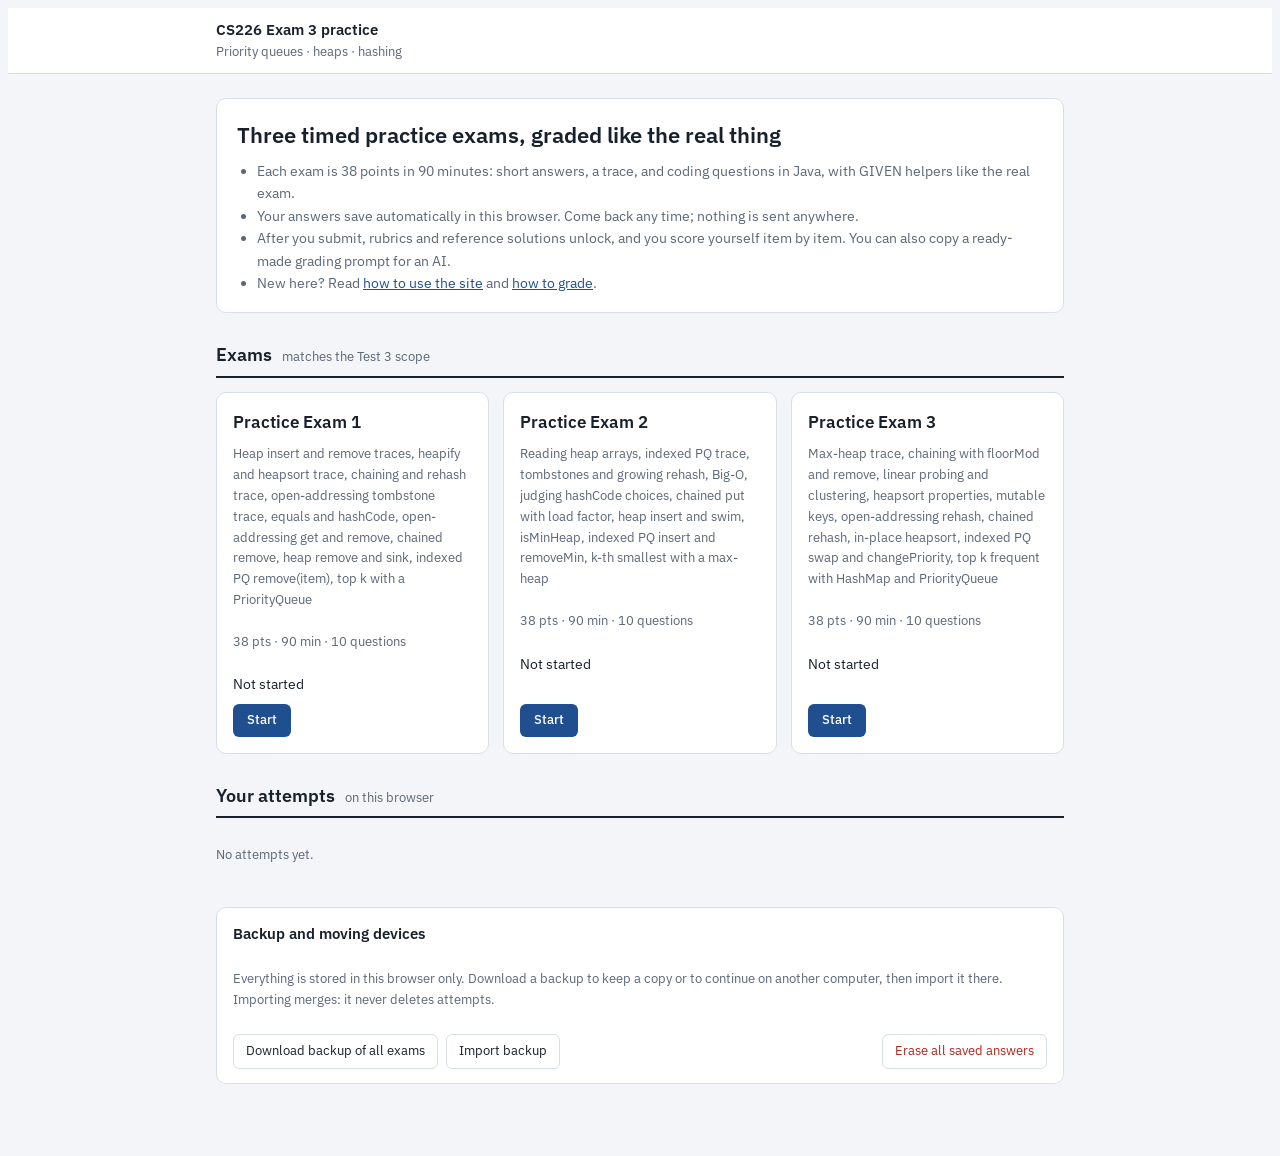
<file: index.html>
<!doctype html>
<html lang="en">
<head>
<meta charset="utf-8">
<meta name="viewport" content="width=device-width,initial-scale=1,viewport-fit=cover">
<title>CS226 Exam 3 Practice</title>
<link rel="icon" href="data:image/svg+xml,%3Csvg xmlns=%27http://www.w3.org/2000/svg%27 viewBox=%270 0 16 16%27%3E%3Crect width=%2716%27 height=%2716%27 rx=%273%27 fill=%27%231f4f8f%27/%3E%3C/svg%3E">
<link rel="preconnect" href="https://fonts.googleapis.com">
<link rel="preconnect" href="https://fonts.gstatic.com" crossorigin>
<link rel="stylesheet" href="https://fonts.googleapis.com/css2?family=IBM+Plex+Sans:wght@400;500;600&family=IBM+Plex+Mono:wght@400;500&display=swap">
<link rel="stylesheet" href="assets/site.css">
</head>
<body>
<div class="bar">
  <div class="bar-in">
    <div>
      <div class="bar-title">CS226 Exam 3 practice</div>
      <div class="bar-sub">Priority queues · heaps · hashing</div>
    </div>
  </div>
</div>
<main class="wrap">
  <div class="banner err" id="storageBanner" hidden><span class="msg">This browser is blocking storage (for example a private window), so answers won't be kept after you close the tab. Open the site in a normal window.</span></div>

  <div class="cover">
    <h1>Three timed practice exams, graded like the real thing</h1>
    <ul>
      <li>Each exam is 38 points in 90 minutes: short answers, a trace, and coding questions in Java, with GIVEN helpers like the real exam.</li>
      <li>Your answers save automatically in this browser. Come back any time; nothing is sent anywhere.</li>
      <li>After you submit, rubrics and reference solutions unlock, and you score yourself item by item. You can also copy a ready-made grading prompt for an AI.</li>
      <li>New here? Read <a href="https://github.com/ramlukn/cs226-exam3-practice/blob/main/docs/using-the-site.md">how to use the site</a> and <a href="https://github.com/ramlukn/cs226-exam3-practice/blob/main/docs/grading.md">how to grade</a>.</li>
    </ul>
  </div>

  <section class="part" aria-labelledby="exH">
    <div class="part-h"><h2 id="exH">Exams</h2><span>matches the Test 3 scope</span></div>
    <div class="cards" id="cards"></div>
  </section>

  <section class="part" aria-labelledby="hiH">
    <div class="part-h"><h2 id="hiH">Your attempts</h2><span>on this browser</span></div>
    <p class="small" id="historyEmpty">No attempts yet.</p>
    <table class="hist" id="historyTable" hidden>
      <thead><tr><th>Exam</th><th>#</th><th>Started</th><th>Time</th><th>Status</th><th>Self-score</th></tr></thead>
      <tbody id="history"></tbody>
    </table>
  </section>

  <div class="panel" aria-labelledby="bkH">
    <h2 id="bkH">Backup and moving devices</h2>
    <p class="small">Everything is stored in this browser only. Download a backup to keep a copy or to continue on another computer, then import it there. Importing merges: it never deletes attempts.</p>
    <div class="row">
      <button type="button" id="exportAllBtn">Download backup of all exams</button>
      <label class="file-btn"><button type="button" onclick="this.nextElementSibling.click()">Import backup</button><input type="file" id="importAllInput" accept="application/json,.json"></label>
      <span class="spacer"></span>
      <button type="button" id="resetAllBtn" class="danger">Erase all saved answers</button>
    </div>
  </div>
</main>
<div class="toast" id="toast" role="status" aria-live="polite" hidden></div>
<script type="application/json" id="site-spec">[{"id": "test3", "title": "Practice Exam 1", "topics": "Heap insert and remove traces, heapify and heapsort trace, chaining and rehash trace, open-addressing tombstone trace, equals and hashCode, open-addressing get and remove, chained remove, heap remove and sink, indexed PQ remove(item), top k with a PriorityQueue", "minutes": 90, "total": 38, "count": 10, "drills": 0, "questionIds": ["Q1", "Q2", "Q3", "Q4", "Q5", "Q6", "Q7", "Q8", "Q9", "Q10"]}, {"id": "test3-2", "title": "Practice Exam 2", "topics": "Reading heap arrays, indexed PQ trace, tombstones and growing rehash, Big-O, judging hashCode choices, chained put with load factor, heap insert and swim, isMinHeap, indexed PQ insert and removeMin, k-th smallest with a max-heap", "minutes": 90, "total": 38, "count": 10, "drills": 0, "questionIds": ["Q1", "Q2", "Q3", "Q4", "Q5", "Q6", "Q7", "Q8", "Q9", "Q10"]}, {"id": "test3-3", "title": "Practice Exam 3", "topics": "Max-heap trace, chaining with floorMod and remove, linear probing and clustering, heapsort properties, mutable keys, open-addressing rehash, chained rehash, in-place heapsort, indexed PQ swap and changePriority, top k frequent with HashMap and PriorityQueue", "minutes": 90, "total": 38, "count": 10, "drills": 0, "questionIds": ["Q1", "Q2", "Q3", "Q4", "Q5", "Q6", "Q7", "Q8", "Q9", "Q10"]}]</script>
<script src="assets/store.js"></script>
<script src="assets/home.js"></script>
</body>
</html>
</file>
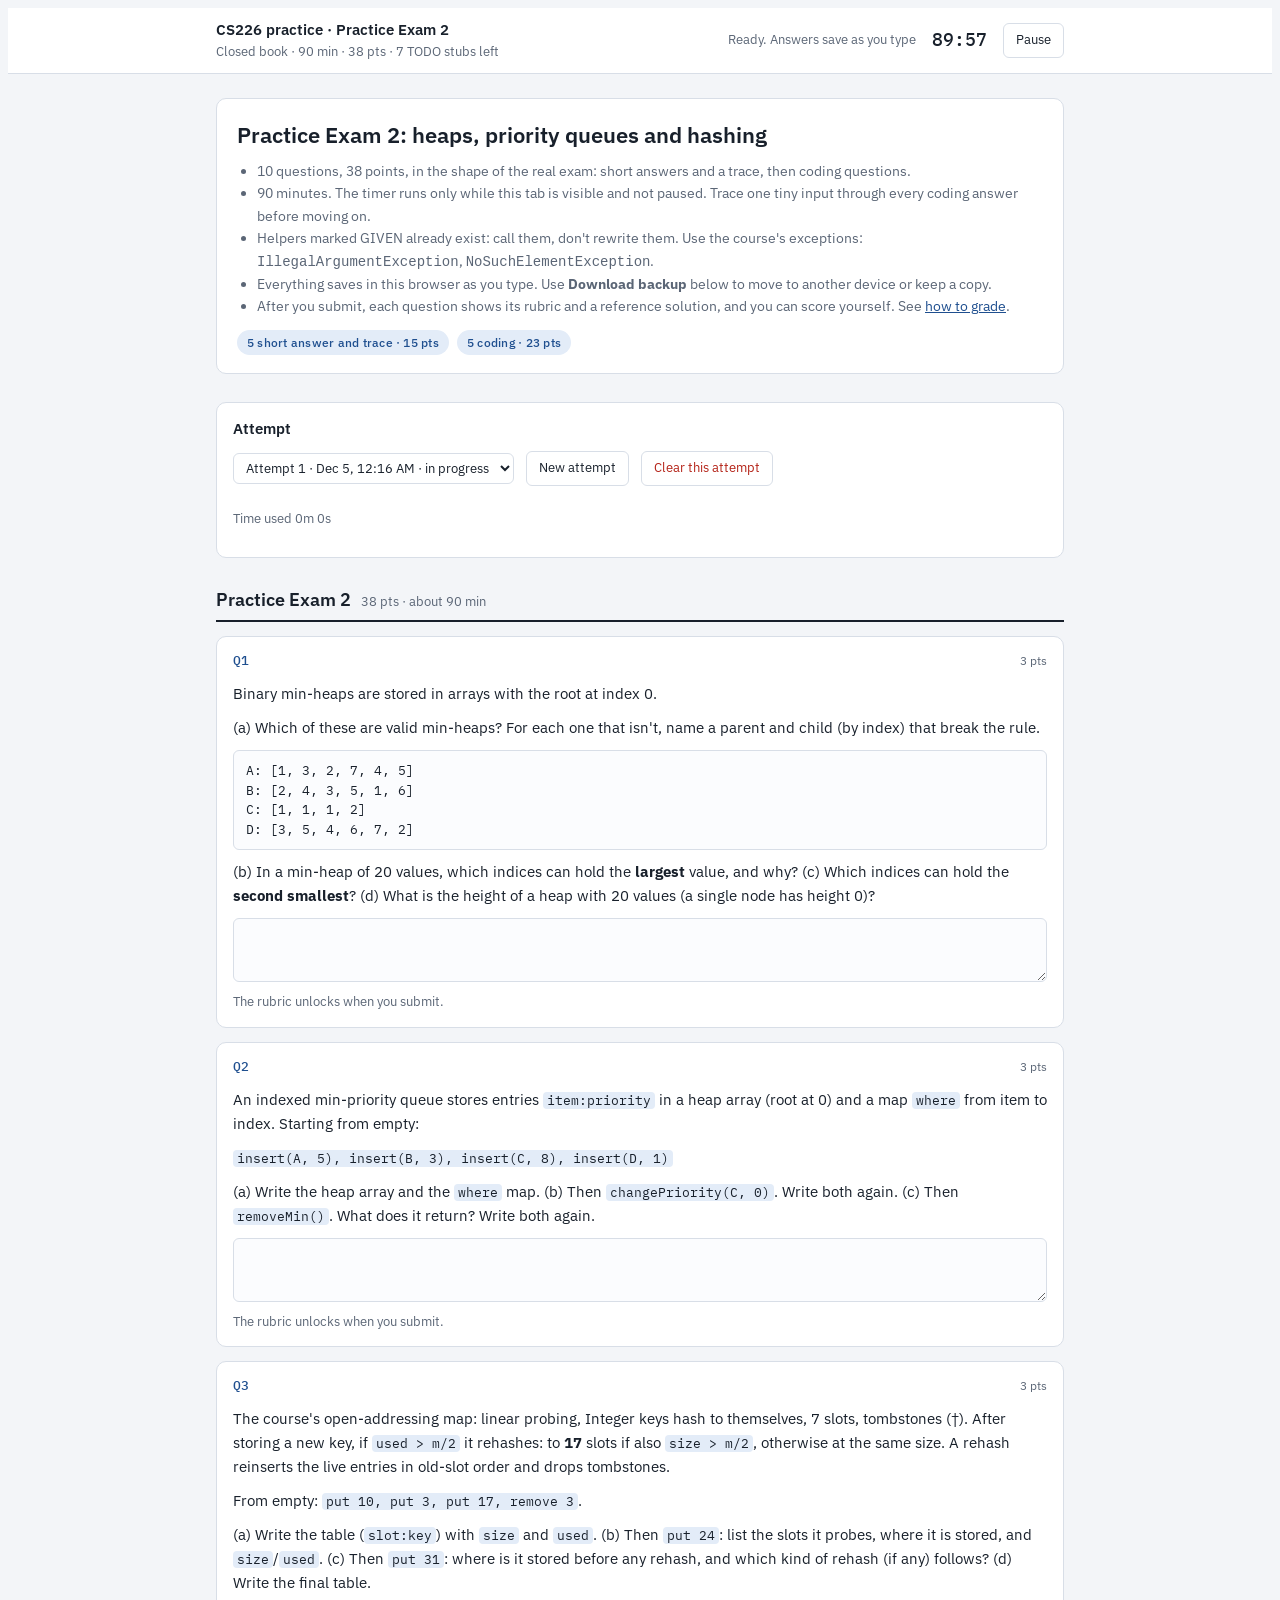
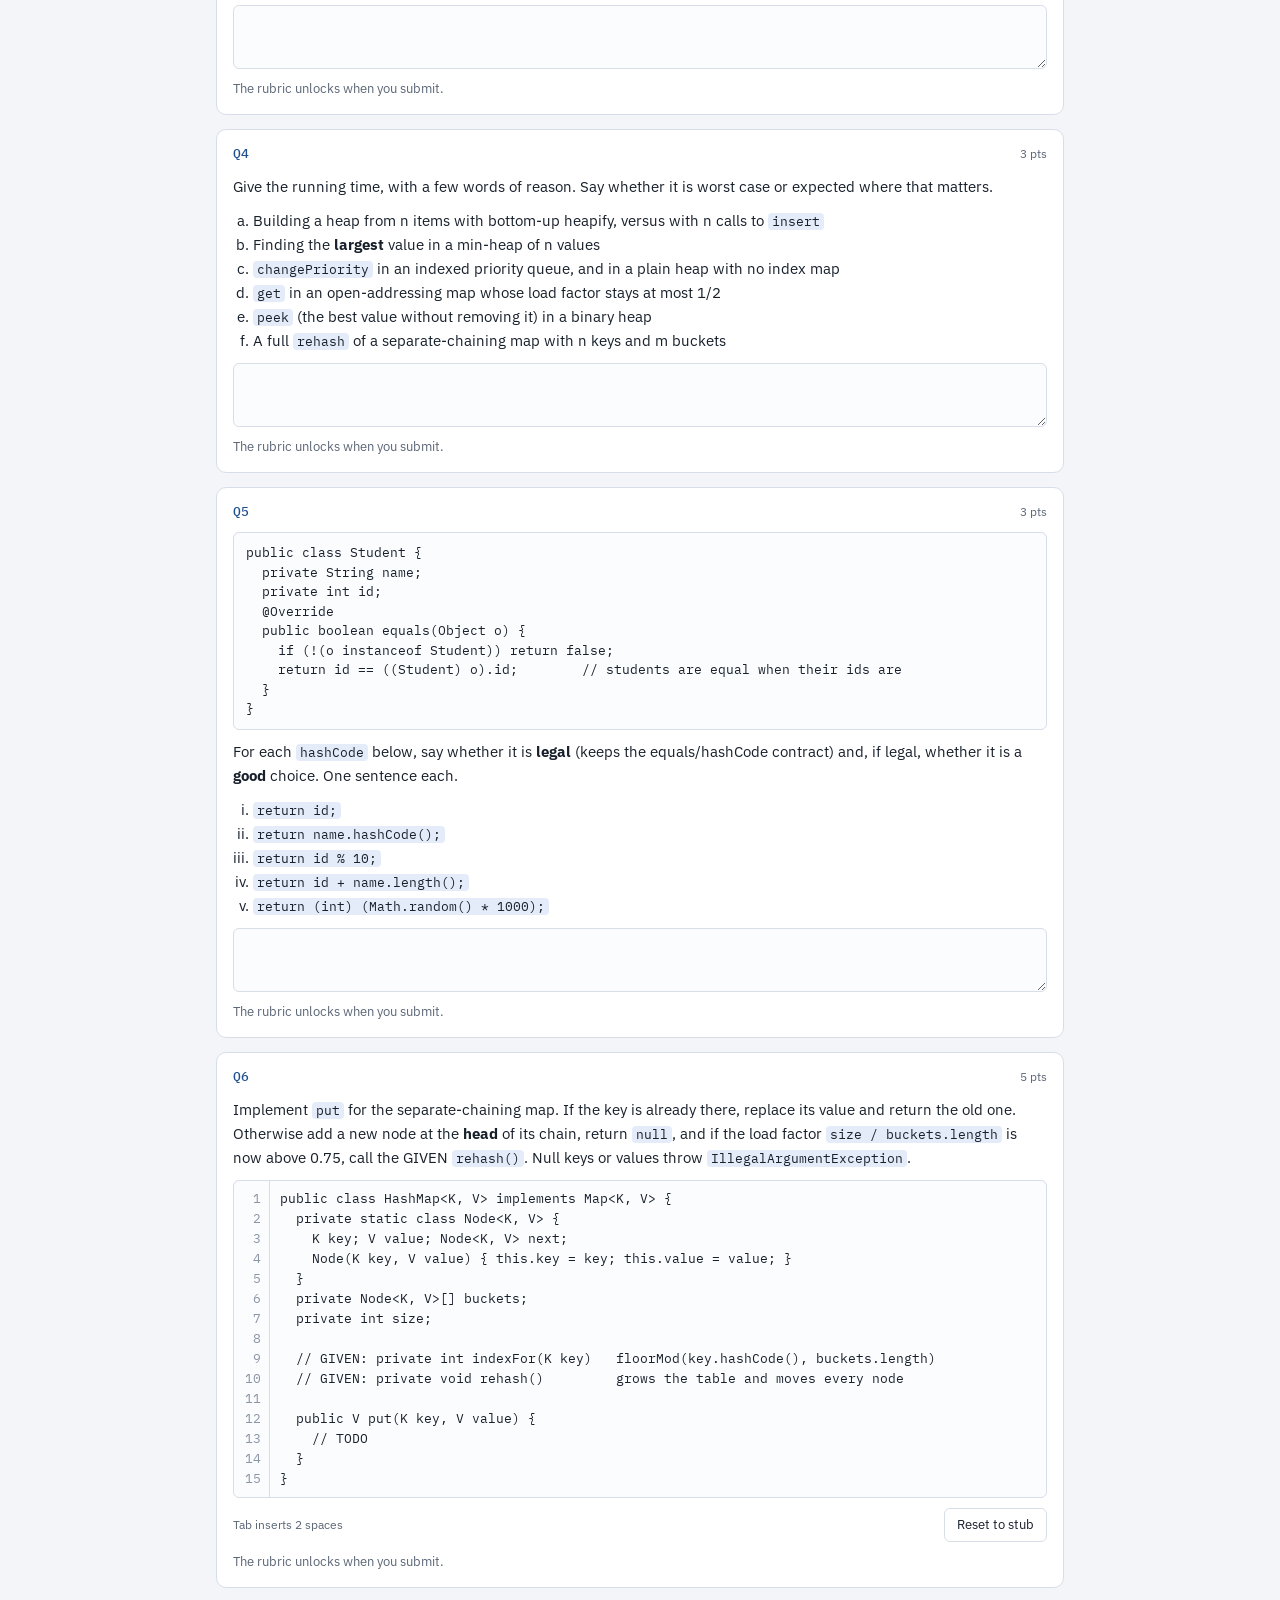
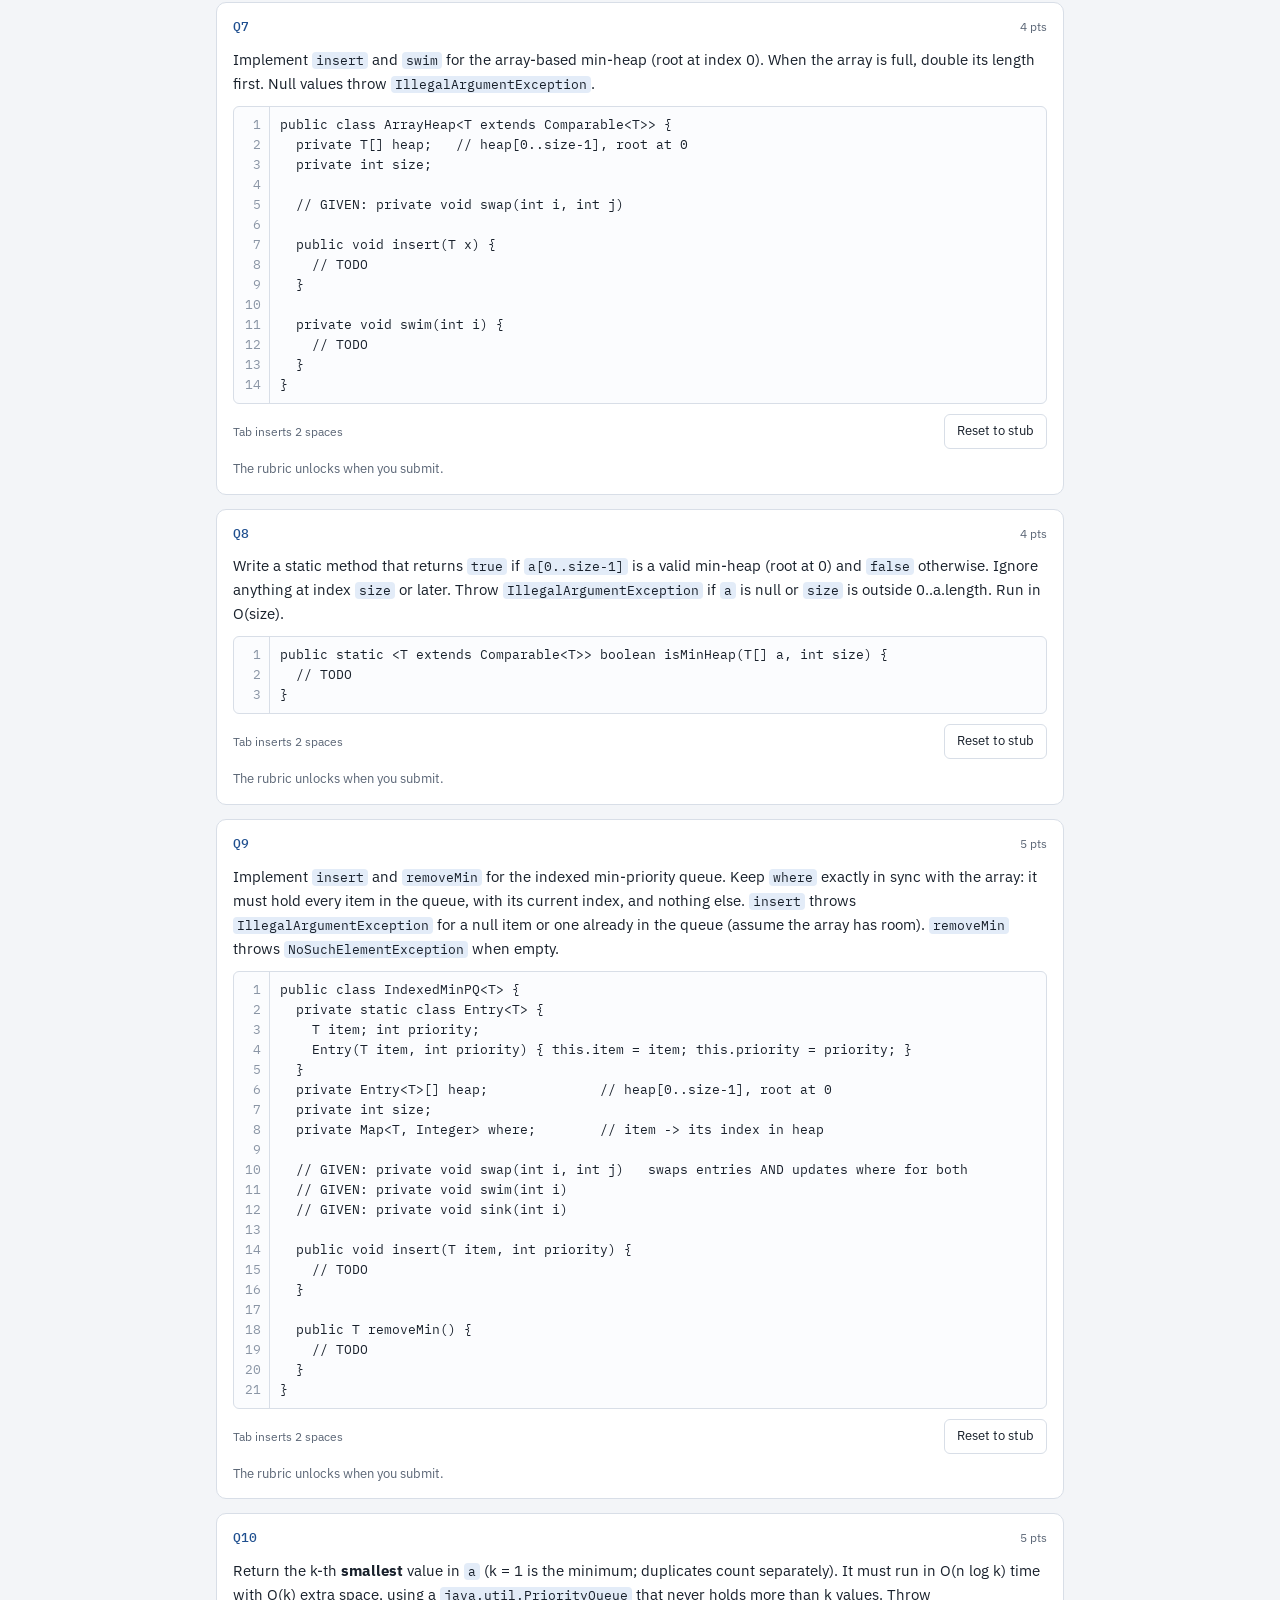
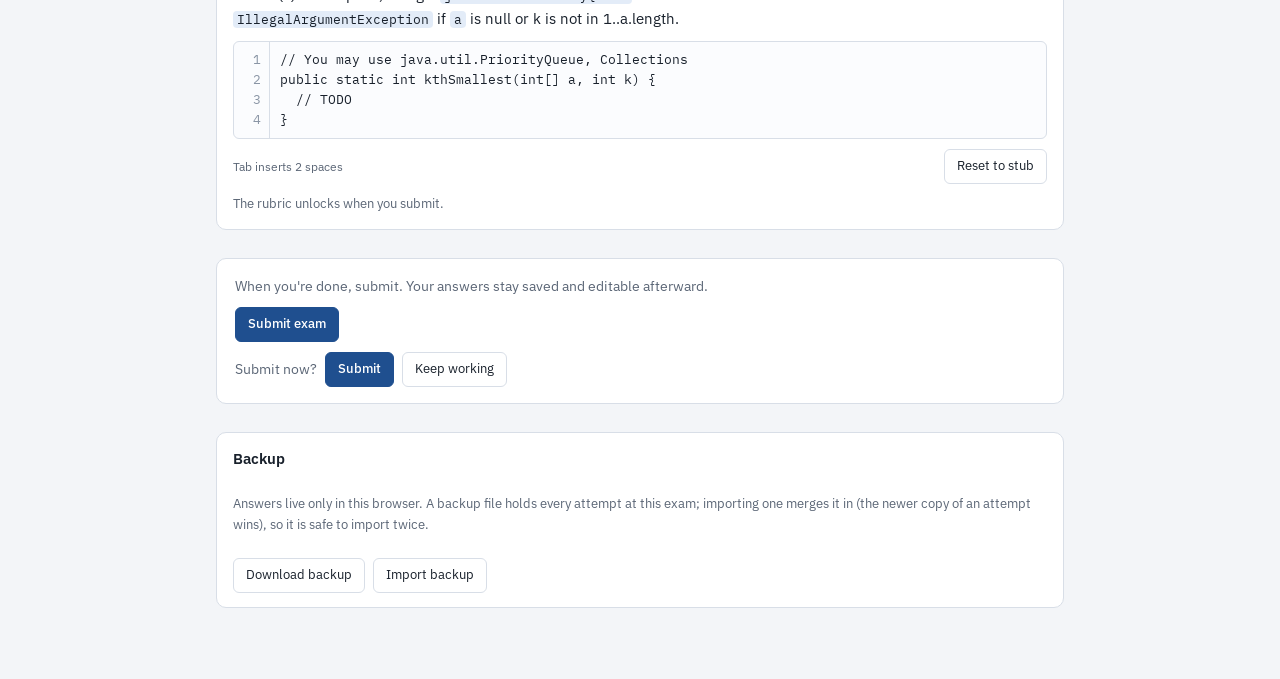
<file: exams/test3-2.html>
<!doctype html>
<html lang="en">
<head>
<meta charset="utf-8">
<meta name="viewport" content="width=device-width,initial-scale=1,viewport-fit=cover">
<title>CS226 Practice Exam 2</title>
<link rel="icon" href="data:image/svg+xml,%3Csvg xmlns=%27http://www.w3.org/2000/svg%27 viewBox=%270 0 16 16%27%3E%3Crect width=%2716%27 height=%2716%27 rx=%273%27 fill=%27%231f4f8f%27/%3E%3C/svg%3E">
<link rel="preconnect" href="https://fonts.googleapis.com">
<link rel="preconnect" href="https://fonts.gstatic.com" crossorigin>
<link rel="stylesheet" href="https://fonts.googleapis.com/css2?family=IBM+Plex+Sans:wght@400;500;600&family=IBM+Plex+Mono:wght@400;500&display=swap">
<link rel="stylesheet" href="../assets/site.css">
</head>
<body>
<div class="bar">
  <div class="bar-in">
    <div>
      <div class="bar-title"><a href="../index.html">CS226 practice</a> · Practice Exam 2</div>
      <div class="bar-sub">Closed book · 90 min · 38 pts · <span id="todoCount">0</span> TODO stubs left</div>
    </div>
    <span class="spacer"></span>
    <span class="status" id="status" aria-live="polite">Loading…</span>
    <span class="timer" id="timer" aria-label="Time remaining">90:00</span>
    <button id="pauseBtn" type="button">Pause</button>
  </div>
</div>

<main class="wrap">
  <div class="banner err" id="storageBanner" hidden><span class="msg"></span><button type="button" onclick="document.getElementById('exportBtn').click()">Download backup</button></div>
  <div class="banner" id="tabBanner" hidden><span class="msg">This exam was changed in another tab while you were typing here.</span><button type="button" id="loadTheirsBtn">Load the other tab's version</button><button type="button" id="keepMineBtn">Keep mine</button></div>

  <div class="cover">
    <h1>Practice Exam 2: heaps, priority queues and hashing</h1>
    <ul>
      <li>10 questions, 38 points, in the shape of the real exam: short answers and a trace, then coding questions.</li>
      <li>90 minutes. The timer runs only while this tab is visible and not paused. Trace one tiny input through every coding answer before moving on.</li>
      <li>Helpers marked GIVEN already exist: call them, don't rewrite them. Use the course's exceptions: <code>IllegalArgumentException</code>, <code>NoSuchElementException</code>.</li>
      <li>Everything saves in this browser as you type. Use <b>Download backup</b> below to move to another device or keep a copy.</li>
      <li>After you submit, each question shows its rubric and a reference solution, and you can score yourself. See <a href="https://github.com/ramlukn/cs226-exam3-practice/blob/main/docs/grading.md">how to grade</a>.</li>
    </ul>
    <div class="rubric"><span class="chip">5 short answer and trace · 15 pts</span><span class="chip">5 coding · 23 pts</span></div>
  </div>

  <div class="panel" aria-labelledby="attH">
    <h2 id="attH">Attempt</h2>
    <div class="attempt-row">
      <select id="attemptSelect" aria-label="Choose an attempt"></select>
      <button type="button" id="newAttemptBtn">New attempt</button>
      <button type="button" id="deleteAttemptBtn" class="danger">Delete this attempt</button>
    </div>
    <p class="small" id="attemptInfo"></p>
  </div>

  <section class="part" aria-labelledby="pa">
    <div class="part-h"><h2 id="pa">Practice Exam 2</h2><span>38 pts · about 90 min</span></div>
<div class="q"><div class="q-h"><span class="q-id">Q1</span><span class="q-pts">3 pts</span></div><p>Binary min-heaps are stored in arrays with the root at index 0.</p>
<p>(a) Which of these are valid min-heaps? For each one that isn't, name a parent and child (by index) that break the rule.</p>
<pre class="show">A: [1, 3, 2, 7, 4, 5]
B: [2, 4, 3, 5, 1, 6]
C: [1, 1, 1, 2]
D: [3, 5, 4, 6, 7, 2]</pre>
<p>(b) In a min-heap of 20 values, which indices can hold the <b>largest</b> value, and why? (c) Which indices can hold the <b>second smallest</b>? (d) What is the height of a heap with 20 values (a single node has height 0)?</p><textarea class="ans field ex" id="Q1" aria-label="Answer Q1"></textarea><p class="lock">The rubric unlocks when you submit.</p><details class="rub exam" hidden><summary>Rubric and reference solution</summary><p class="rub-h">3 pts. Start from 0 and add each item the answer earns; penalties come off at the end.</p><ul class="items"><li><b>+0.25</b><span>(a) A is valid</span></li><li><b>+0.5</b><span>(a) B is not: index 1 (4) has child index 4 (1)</span></li><li><b>+0.25</b><span>(a) C is valid (equal values are fine)</span></li><li><b>+0.5</b><span>(a) D is not: index 2 (4) has child index 5 (2)</span></li><li><b>+0.75</b><span>(b) Only leaves, indices 10 to 19: a node with a child is smaller than or equal to that child, so it can't be the strict maximum</span></li><li><b>+0.5</b><span>(c) Index 1 or 2: it must be a child of the root</span></li><li><b>+0.25</b><span>(d) 4 (floor of log2 20)</span></li><li class="pen"><b>−0.25</b><span>Uses 1-indexed parent/child formulas. Apply once</span></li></ul><div class="refsol"><pre class="show">children of i: 2i+1, 2i+2      parent of i: (i-1)/2
B: index 4 (1) &lt; parent index 1 (4)   ✗
D: index 5 (2) &lt; parent index 2 (4)   ✗
(b) leaves are indices n/2 .. n-1 = 10 .. 19
(c) the second smallest is smaller than everything except the root, so its parent must be the root → index 1 or 2
(d) levels hold 1, 2, 4, 8 = 15 nodes, the 5th level holds the rest → height 4</pre></div></details><label class="score" hidden>Your score <input type="number" class="sc" data-for="Q1" min="0" max="3" step="0.125" inputmode="decimal"> / 3</label></div>
<div class="q"><div class="q-h"><span class="q-id">Q2</span><span class="q-pts">3 pts</span></div><p>An indexed min-priority queue stores entries <code>item:priority</code> in a heap array (root at 0) and a map <code>where</code> from item to index. Starting from empty:</p>
<p><code>insert(A, 5), insert(B, 3), insert(C, 8), insert(D, 1)</code></p>
<p>(a) Write the heap array and the <code>where</code> map. (b) Then <code>changePriority(C, 0)</code>. Write both again. (c) Then <code>removeMin()</code>. What does it return? Write both again.</p><textarea class="ans field ex" id="Q2" aria-label="Answer Q2"></textarea><p class="lock">The rubric unlocks when you submit.</p><details class="rub exam" hidden><summary>Rubric and reference solution</summary><p class="rub-h">3 pts. Start from 0 and add each item the answer earns; penalties come off at the end.</p><ul class="items"><li><b>+0.5</b><span>(a) heap [D:1, B:3, C:8, A:5]</span></li><li><b>+0.5</b><span>(a) where {D→0, B→1, C→2, A→3}</span></li><li><b>+0.5</b><span>(b) C swims past D: heap [C:0, B:3, D:1, A:5]; where {C→0, B→1, D→2, A→3}</span></li><li><b>+0.5</b><span>(c) Returns C</span></li><li><b>+0.5</b><span>(c) A moves to the root and sinks toward the smaller child D: heap [D:1, B:3, A:5]</span></li><li><b>+0.5</b><span>(c) where {D→0, B→1, A→2}, with C removed</span></li><li class="pen"><b>−0.25</b><span>A where map that doesn't match the array (an index left stale after a swap). Apply once</span></li></ul><div class="refsol"><pre class="show">insert A:5  [A5]
insert B:3  [A5, B3] → B swims: [B3, A5]
insert C:8  [B3, A5, C8]
insert D:1  [B3, A5, C8, D1] → swap with A: [B3, D1, C8, A5] → swap with B: [D1, B3, C8, A5]
(a) where: D→0 B→1 C→2 A→3
(b) C:0 at index 2, parent D:1 → swap: [C0, B3, D1, A5]   where C→0 B→1 D→2 A→3
(c) swap root with last: [A5, B3, D1, C0], remove C, size 3: [A5, B3, D1]
    sink A: children B3, D1 → D1 smaller → swap: [D1, B3, A5]
    returns C;  where D→0 B→1 A→2</pre></div></details><label class="score" hidden>Your score <input type="number" class="sc" data-for="Q2" min="0" max="3" step="0.125" inputmode="decimal"> / 3</label></div>
<div class="q"><div class="q-h"><span class="q-id">Q3</span><span class="q-pts">3 pts</span></div><p>The course's open-addressing map: linear probing, Integer keys hash to themselves, 7 slots, tombstones (†). After storing a new key, if <code>used &gt; m/2</code> it rehashes: to <b>17</b> slots if also <code>size &gt; m/2</code>, otherwise at the same size. A rehash reinserts the live entries in old-slot order and drops tombstones.</p>
<p>From empty: <code>put 10, put 3, put 17, remove 3</code>.</p>
<p>(a) Write the table (<code>slot:key</code>) with <code>size</code> and <code>used</code>. (b) Then <code>put 24</code>: list the slots it probes, where it is stored, and <code>size</code>/<code>used</code>. (c) Then <code>put 31</code>: where is it stored before any rehash, and which kind of rehash (if any) follows? (d) Write the final table.</p><textarea class="ans field ex" id="Q3" aria-label="Answer Q3"></textarea><p class="lock">The rubric unlocks when you submit.</p><details class="rub exam" hidden><summary>Rubric and reference solution</summary><p class="rub-h">3 pts. Start from 0 and add each item the answer earns; penalties come off at the end.</p><ul class="items"><li><b>+0.5</b><span>(a) 3:10, 4:3†, 5:17; size 2, used 3</span></li><li><b>+0.75</b><span>(b) Probes 3, 4†, 5, 6 (empty); stored in slot 4, the first tombstone; size 3, used 3</span></li><li><b>+0.5</b><span>(c) Stored in slot 6 (probes 3, 4, 5, 6); size 4, used 4</span></li><li><b>+0.5</b><span>(c) used 4 &gt; 3.5 and size 4 &gt; 3.5: grows to 17</span></li><li><b>+0.75</b><span>(d) Reinserts 10, 24, 17, 31: final 0:17, 7:24, 10:10, 14:31</span></li><li class="pen"><b>−0.25</b><span>Stores at the tombstone without probing on to the empty slot, or treats a tombstone as empty when searching. Apply once</span></li></ul><div class="refsol"><pre class="show">put 10 → 3     put 3 → 3 taken → 4     put 17 → 3, 4 → 5
remove 3 → 4 = 3†
(a) 3:10  4:3†  5:17      size 2, used 3
(b) put 24 (24 % 7 = 3): 3 (10), 4† (remember), 5 (17), 6 empty → not present → store at 4
    size 3, used 3 (no change: the tombstone slot was already counted)
(c) put 31 (31 % 7 = 3): 3, 4, 5 taken, 6 empty → store at 6; size 4, used 4
    used 4 &gt; 3.5 and size 4 &gt; 3.5 → grow to 17
(d) old-slot order: 3:10 → 10,  4:24 → 7,  5:17 → 0,  6:31 → 14
    final m = 17:  0:17  7:24  10:10  14:31     size 4, used 4</pre></div></details><label class="score" hidden>Your score <input type="number" class="sc" data-for="Q3" min="0" max="3" step="0.125" inputmode="decimal"> / 3</label></div>
<div class="q"><div class="q-h"><span class="q-id">Q4</span><span class="q-pts">3 pts</span></div><p>Give the running time, with a few words of reason. Say whether it is worst case or expected where that matters.</p>
<ol type="a">
<li>Building a heap from n items with bottom-up heapify, versus with n calls to <code>insert</code></li>
<li>Finding the <b>largest</b> value in a min-heap of n values</li>
<li><code>changePriority</code> in an indexed priority queue, and in a plain heap with no index map</li>
<li><code>get</code> in an open-addressing map whose load factor stays at most 1/2</li>
<li><code>peek</code> (the best value without removing it) in a binary heap</li>
<li>A full <code>rehash</code> of a separate-chaining map with n keys and m buckets</li>
</ol><textarea class="ans field ex" id="Q4" aria-label="Answer Q4"></textarea><p class="lock">The rubric unlocks when you submit.</p><details class="rub exam" hidden><summary>Rubric and reference solution</summary><p class="rub-h">3 pts. Start from 0 and add each item the answer earns; penalties come off at the end.</p><ul class="items"><li><b>+0.5</b><span>(a) Heapify O(n): most nodes are near the bottom and sink only a little. n inserts: O(n log n)</span></li><li><b>+0.5</b><span>(b) O(n): the max is in one of about n/2 leaves, and the heap order says nothing about which</span></li><li><b>+0.5</b><span>(c) O(log n) with the map (O(1) lookup, then one swim or sink). Without it O(n) to find the item first</span></li><li><b>+0.5</b><span>(d) O(1) expected; O(n) worst case when everything clusters</span></li><li><b>+0.5</b><span>(e) O(1) worst case: it's <code>heap[0]</code></span></li><li><b>+0.5</b><span>(f) O(n + m): every bucket is visited and every node moved once</span></li><li class="pen"><b>−0.125</b><span>Bounds given without any reasons. Apply once</span></li></ul><div class="refsol"></div></details><label class="score" hidden>Your score <input type="number" class="sc" data-for="Q4" min="0" max="3" step="0.125" inputmode="decimal"> / 3</label></div>
<div class="q"><div class="q-h"><span class="q-id">Q5</span><span class="q-pts">3 pts</span></div><pre class="show">public class Student {
  private String name;
  private int id;
  @Override
  public boolean equals(Object o) {
    if (!(o instanceof Student)) return false;
    return id == ((Student) o).id;        // students are equal when their ids are
  }
}</pre>
<p>For each <code>hashCode</code> below, say whether it is <b>legal</b> (keeps the equals/hashCode contract) and, if legal, whether it is a <b>good</b> choice. One sentence each.</p>
<ol type="i">
<li><code>return id;</code></li>
<li><code>return name.hashCode();</code></li>
<li><code>return id % 10;</code></li>
<li><code>return id + name.length();</code></li>
<li><code>return (int) (Math.random() * 1000);</code></li>
</ol><textarea class="ans field ex" id="Q5" aria-label="Answer Q5"></textarea><p class="lock">The rubric unlocks when you submit.</p><details class="rub exam" hidden><summary>Rubric and reference solution</summary><p class="rub-h">3 pts. Start from 0 and add each item the answer earns; penalties come off at the end.</p><ul class="items"><li><b>+0.5</b><span>(i) Legal and good: equal ids give equal codes, and different ids usually differ</span></li><li><b>+0.5</b><span>(ii) Illegal: two Students with the same id but different names are equal yet get different codes</span></li><li><b>+0.75</b><span>(iii) Legal (equal ids → equal codes) but poor: only 10 possible codes, so at most 10 buckets are ever used</span></li><li><b>+0.5</b><span>(iv) Illegal: uses name, which equals ignores</span></li><li><b>+0.75</b><span>(v) Illegal: the same object gets a different code each call, so even get on the stored object fails</span></li><li class="pen"><b>−0.25</b><span>Calls a hashCode illegal only because unequal objects can collide. Apply once</span></li></ul><div class="refsol"><p>The rule: <code>a.equals(b)</code> ⇒ <code>a.hashCode() == b.hashCode()</code>. So hashCode may only use fields that equals uses (here only <code>id</code>), and must give the same answer every time. Collisions between <i>unequal</i> objects are always legal; they only cost time.</p></div></details><label class="score" hidden>Your score <input type="number" class="sc" data-for="Q5" min="0" max="3" step="0.125" inputmode="decimal"> / 3</label></div>
<div class="q"><div class="q-h"><span class="q-id">Q6</span><span class="q-pts">5 pts</span></div><p>Implement <code>put</code> for the separate-chaining map. If the key is already there, replace its value and return the old one. Otherwise add a new node at the <b>head</b> of its chain, return <code>null</code>, and if the load factor <code>size / buckets.length</code> is now above 0.75, call the GIVEN <code>rehash()</code>. Null keys or values throw <code>IllegalArgumentException</code>.</p><div class="ed"><div class="ln" aria-hidden="true"></div><textarea class="code field ex" id="Q6" spellcheck="false" autocomplete="off" autocapitalize="off" aria-label="Code for Q6">public class HashMap&lt;K, V&gt; implements Map&lt;K, V&gt; {
  private static class Node&lt;K, V&gt; {
    K key; V value; Node&lt;K, V&gt; next;
    Node(K key, V value) { this.key = key; this.value = value; }
  }
  private Node&lt;K, V&gt;[] buckets;
  private int size;

  // GIVEN: private int indexFor(K key)   floorMod(key.hashCode(), buckets.length)
  // GIVEN: private void rehash()         grows the table and moves every node

  public V put(K key, V value) {
    // TODO
  }
}</textarea></div><div class="ed-foot"><span>Tab inserts 2 spaces</span><span class="spacer"></span><button type="button" class="resetBtn" data-for="Q6">Reset to stub</button></div><p class="lock">The rubric unlocks when you submit.</p><details class="rub exam" hidden><summary>Rubric and reference solution</summary><p class="rub-h">5 pts. Start from 0 and add each item the answer earns; penalties come off at the end.</p><ul class="items"><li><b>+0.5</b><span>Throws <code>IllegalArgumentException</code> for a null key or value</span></li><li><b>+0.5</b><span>Computes the bucket with <code>indexFor(key)</code></span></li><li><b>+0.75</b><span>Walks the whole chain looking for the key, with <code>equals</code></span></li><li><b>+0.75</b><span>On a match: replaces the value and returns the old one, without changing size or rehashing</span></li><li><b>+0.75</b><span>Creates a new node and links it at the head: <code>n.next = buckets[i]; buckets[i] = n;</code></span></li><li><b>+0.5</b><span>Increments size for a new key</span></li><li><b>+0.75</b><span>Checks the load factor <b>after</b> adding, with floating-point math (e.g. <code>size &gt; 0.75 * buckets.length</code>)</span></li><li><b>+0.5</b><span>Calls <code>rehash()</code> only when over the limit, then returns null</span></li><li class="pen"><b>−0.5</b><span>Integer division in the load-factor check (<code>size / buckets.length &gt; 0.75</code> is never true)</span></li><li class="pen"><b>−0.5</b><span>Adds a duplicate node when the key is already present</span></li><li class="pen"><b>−0.25</b><span>Compares keys with <code>==</code></span></li><li class="pen"><b>−0.125</b><span>Minor logic or major syntax errors showing lack of understanding</span></li></ul><div class="refsol"><pre class="show">public V put(K key, V value) {
  if (key == null || value == null) throw new IllegalArgumentException();
  int i = indexFor(key);
  for (Node&lt;K, V&gt; curr = buckets[i]; curr != null; curr = curr.next) {
    if (curr.key.equals(key)) {          // already there: replace, size unchanged
      V old = curr.value;
      curr.value = value;
      return old;
    }
  }
  Node&lt;K, V&gt; n = new Node&lt;&gt;(key, value);
  n.next = buckets[i];                   // new node at the head of the chain
  buckets[i] = n;
  size++;
  if (size &gt; 0.75 * buckets.length) {   // after adding, check the load factor
    rehash();
  }
  return null;
}</pre><p><code>size / buckets.length</code> with two ints is integer division: 6 / 7 is 0. Multiply instead (<code>size &gt; 0.75 * buckets.length</code>) or cast one side to double.</p></div></details><label class="score" hidden>Your score <input type="number" class="sc" data-for="Q6" min="0" max="5" step="0.125" inputmode="decimal"> / 5</label></div>
<div class="q"><div class="q-h"><span class="q-id">Q7</span><span class="q-pts">4 pts</span></div><p>Implement <code>insert</code> and <code>swim</code> for the array-based min-heap (root at index 0). When the array is full, double its length first. Null values throw <code>IllegalArgumentException</code>.</p><div class="ed"><div class="ln" aria-hidden="true"></div><textarea class="code field ex" id="Q7" spellcheck="false" autocomplete="off" autocapitalize="off" aria-label="Code for Q7">public class ArrayHeap&lt;T extends Comparable&lt;T&gt;&gt; {
  private T[] heap;   // heap[0..size-1], root at 0
  private int size;

  // GIVEN: private void swap(int i, int j)

  public void insert(T x) {
    // TODO
  }

  private void swim(int i) {
    // TODO
  }
}</textarea></div><div class="ed-foot"><span>Tab inserts 2 spaces</span><span class="spacer"></span><button type="button" class="resetBtn" data-for="Q7">Reset to stub</button></div><p class="lock">The rubric unlocks when you submit.</p><details class="rub exam" hidden><summary>Rubric and reference solution</summary><p class="rub-h">4 pts. Start from 0 and add each item the answer earns; penalties come off at the end.</p><ul class="items"><li><b>+0.25</b><span>Throws <code>IllegalArgumentException</code> for null</span></li><li><b>+0.5</b><span>Grows when <code>size == heap.length</code>, e.g. <code>heap = Arrays.copyOf(heap, 2 * heap.length)</code></span></li><li><b>+0.5</b><span>Puts x at index <code>size</code>, then increments size</span></li><li><b>+0.25</b><span>Calls <code>swim</code> on the new value's index</span></li><li><b>+0.5</b><span>swim: parent index <code>(i - 1) / 2</code></span></li><li><b>+0.5</b><span>swim: stops at the root (<code>i &gt; 0</code>)</span></li><li><b>+0.75</b><span>swim: swaps only while the value is <b>smaller</b> than its parent, using <code>compareTo</code></span></li><li><b>+0.75</b><span>swim: continues from the parent's index</span></li><li class="pen"><b>−0.5</b><span>Compares with <code>&lt;</code>/<code>&gt;</code> on generic values</span></li><li class="pen"><b>−0.25</b><span>Creates a generic array with <code>new T[...]</code></span></li><li class="pen"><b>−0.125</b><span>Minor logic or major syntax errors showing lack of understanding</span></li></ul><div class="refsol"><pre class="show">public void insert(T x) {
  if (x == null) throw new IllegalArgumentException();
  if (size == heap.length) {
    heap = Arrays.copyOf(heap, 2 * heap.length);   // full: double the array
  }
  heap[size] = x;                                   // new value at the first free slot
  size++;
  swim(size - 1);
}

private void swim(int i) {
  while (i &gt; 0) {
    int parent = (i - 1) / 2;
    if (heap[i].compareTo(heap[parent]) &gt;= 0) break;   // parent is no bigger: done
    swap(i, parent);
    i = parent;
  }
}</pre></div></details><label class="score" hidden>Your score <input type="number" class="sc" data-for="Q7" min="0" max="4" step="0.125" inputmode="decimal"> / 4</label></div>
<div class="q"><div class="q-h"><span class="q-id">Q8</span><span class="q-pts">4 pts</span></div><p>Write a static method that returns <code>true</code> if <code>a[0..size-1]</code> is a valid min-heap (root at 0) and <code>false</code> otherwise. Ignore anything at index <code>size</code> or later. Throw <code>IllegalArgumentException</code> if <code>a</code> is null or <code>size</code> is outside 0..a.length. Run in O(size).</p><div class="ed"><div class="ln" aria-hidden="true"></div><textarea class="code field ex" id="Q8" spellcheck="false" autocomplete="off" autocapitalize="off" aria-label="Code for Q8">public static &lt;T extends Comparable&lt;T&gt;&gt; boolean isMinHeap(T[] a, int size) {
  // TODO
}</textarea></div><div class="ed-foot"><span>Tab inserts 2 spaces</span><span class="spacer"></span><button type="button" class="resetBtn" data-for="Q8">Reset to stub</button></div><p class="lock">The rubric unlocks when you submit.</p><details class="rub exam" hidden><summary>Rubric and reference solution</summary><p class="rub-h">4 pts. Start from 0 and add each item the answer earns; penalties come off at the end.</p><ul class="items"><li><b>+0.25</b><span>Throws <code>IllegalArgumentException</code> for null or a bad size</span></li><li><b>+0.75</b><span>Checks <b>every</b> parent-child pair (e.g. every i from 1 to size - 1 against its parent)</span></li><li><b>+0.75</b><span>Correct index math for 0-indexed heaps: parent <code>(i - 1) / 2</code>, or children <code>2i + 1</code>, <code>2i + 2</code></span></li><li><b>+0.75</b><span>Never reads beyond <code>size - 1</code> (checks a child index against size before using it)</span></li><li><b>+0.5</b><span>Uses <code>compareTo</code>; equal values are allowed</span></li><li><b>+0.5</b><span>Returns false as soon as one pair is out of order</span></li><li><b>+0.5</b><span>Returns true otherwise, including size 0 and 1</span></li><li class="pen"><b>−0.5</b><span>Only compares siblings, or only checks the root</span></li><li class="pen"><b>−0.25</b><span>Uses <code>a.length</code> instead of <code>size</code> as the bound</span></li><li class="pen"><b>−0.125</b><span>Minor logic or major syntax errors showing lack of understanding</span></li></ul><div class="refsol"><pre class="show">public static &lt;T extends Comparable&lt;T&gt;&gt; boolean isMinHeap(T[] a, int size) {
  if (a == null || size &lt; 0 || size &gt; a.length) throw new IllegalArgumentException();
  for (int i = 1; i &lt; size; i++) {                  // every non-root node...
    if (a[i].compareTo(a[(i - 1) / 2]) &lt; 0) {       // ...must be at least its parent
      return false;
    }
  }
  return true;                                      // size 0 or 1: trivially a heap
}</pre><p>Checking each child against its parent covers every edge of the tree exactly once, with no bounds trouble: <code>i</code> runs over existing children, and every child has a parent.</p></div></details><label class="score" hidden>Your score <input type="number" class="sc" data-for="Q8" min="0" max="4" step="0.125" inputmode="decimal"> / 4</label></div>
<div class="q"><div class="q-h"><span class="q-id">Q9</span><span class="q-pts">5 pts</span></div><p>Implement <code>insert</code> and <code>removeMin</code> for the indexed min-priority queue. Keep <code>where</code> exactly in sync with the array: it must hold every item in the queue, with its current index, and nothing else. <code>insert</code> throws <code>IllegalArgumentException</code> for a null item or one already in the queue (assume the array has room). <code>removeMin</code> throws <code>NoSuchElementException</code> when empty.</p><div class="ed"><div class="ln" aria-hidden="true"></div><textarea class="code field ex" id="Q9" spellcheck="false" autocomplete="off" autocapitalize="off" aria-label="Code for Q9">public class IndexedMinPQ&lt;T&gt; {
  private static class Entry&lt;T&gt; {
    T item; int priority;
    Entry(T item, int priority) { this.item = item; this.priority = priority; }
  }
  private Entry&lt;T&gt;[] heap;              // heap[0..size-1], root at 0
  private int size;
  private Map&lt;T, Integer&gt; where;        // item -&gt; its index in heap

  // GIVEN: private void swap(int i, int j)   swaps entries AND updates where for both
  // GIVEN: private void swim(int i)
  // GIVEN: private void sink(int i)

  public void insert(T item, int priority) {
    // TODO
  }

  public T removeMin() {
    // TODO
  }
}</textarea></div><div class="ed-foot"><span>Tab inserts 2 spaces</span><span class="spacer"></span><button type="button" class="resetBtn" data-for="Q9">Reset to stub</button></div><p class="lock">The rubric unlocks when you submit.</p><details class="rub exam" hidden><summary>Rubric and reference solution</summary><p class="rub-h">5 pts. Start from 0 and add each item the answer earns; penalties come off at the end.</p><ul class="items"><li><b>+0.5</b><span>insert throws for a null item or one already present (<code>where.containsKey(item)</code>)</span></li><li><b>+0.5</b><span>insert puts a new Entry at index <code>size</code></span></li><li><b>+0.75</b><span>insert records <code>where.put(item, size)</code> before swimming</span></li><li><b>+0.5</b><span>insert increments size and calls <code>swim</code> on the new index</span></li><li><b>+0.25</b><span>removeMin throws <code>NoSuchElementException</code> when empty</span></li><li><b>+0.5</b><span>removeMin saves <code>heap[0].item</code></span></li><li><b>+0.5</b><span>removeMin swaps the root with the last entry</span></li><li><b>+0.75</b><span>removeMin removes the item from <code>where</code> <b>after</b> the swap</span></li><li><b>+0.75</b><span>removeMin nulls the last slot, decrements size, and sinks the root only if the queue isn't empty, then returns the item</span></li><li class="pen"><b>−0.5</b><span>Removes from where before swap, so swap puts the removed item back</span></li><li class="pen"><b>−0.5</b><span>Rebuilds or scans where (O(n))</span></li><li class="pen"><b>−0.125</b><span>Minor logic or major syntax errors showing lack of understanding</span></li></ul><div class="refsol"><pre class="show">public void insert(T item, int priority) {
  if (item == null || where.containsKey(item)) throw new IllegalArgumentException();
  heap[size] = new Entry&lt;&gt;(item, priority);
  where.put(item, size);         // record its index BEFORE swim (swim&#x27;s swaps read the map&#x27;s entries)
  size++;
  swim(size - 1);
}

public T removeMin() {
  if (size == 0) throw new NoSuchElementException();
  T best = heap[0].item;
  swap(0, size - 1);             // min goes to the end; last entry to the root
  where.remove(best);            // AFTER the swap, which would have re-added it
  heap[size - 1] = null;
  size--;
  if (size &gt; 0) sink(0);
  return best;
}</pre><p>The GIVEN swap writes <i>both</i> items' indices into <code>where</code>, so anything you remove from the map before a swap that touches it comes right back. Rule of thumb: finish moving entries, then delete the map entry.</p></div></details><label class="score" hidden>Your score <input type="number" class="sc" data-for="Q9" min="0" max="5" step="0.125" inputmode="decimal"> / 5</label></div>
<div class="q"><div class="q-h"><span class="q-id">Q10</span><span class="q-pts">5 pts</span></div><p>Return the k-th <b>smallest</b> value in <code>a</code> (k = 1 is the minimum; duplicates count separately). It must run in O(n log k) time with O(k) extra space, using a <code>java.util.PriorityQueue</code> that never holds more than k values. Throw <code>IllegalArgumentException</code> if <code>a</code> is null or k is not in 1..a.length.</p><div class="ed"><div class="ln" aria-hidden="true"></div><textarea class="code field ex" id="Q10" spellcheck="false" autocomplete="off" autocapitalize="off" aria-label="Code for Q10">// You may use java.util.PriorityQueue, Collections
public static int kthSmallest(int[] a, int k) {
  // TODO
}</textarea></div><div class="ed-foot"><span>Tab inserts 2 spaces</span><span class="spacer"></span><button type="button" class="resetBtn" data-for="Q10">Reset to stub</button></div><p class="lock">The rubric unlocks when you submit.</p><details class="rub exam" hidden><summary>Rubric and reference solution</summary><p class="rub-h">5 pts. Start from 0 and add each item the answer earns; penalties come off at the end.</p><ul class="items"><li><b>+0.25</b><span>Throws <code>IllegalArgumentException</code> for null or k outside 1..a.length</span></li><li><b>+1</b><span>Uses a <b>max</b>-heap, e.g. <code>new PriorityQueue&lt;&gt;(Collections.reverseOrder())</code></span></li><li><b>+0.75</b><span>Adds freely while it holds fewer than k values</span></li><li><b>+1</b><span>Once full, replaces the root only when <code>x &lt; peek()</code></span></li><li><b>+0.75</b><span>Never holds more than k values</span></li><li><b>+1.25</b><span>Returns <code>peek()</code> at the end: the largest of the k smallest</span></li><li class="pen"><b>−1</b><span>Puts all n values into the queue, or sorts the array</span></li><li class="pen"><b>−0.5</b><span>Uses a min-heap of size k (keeps the k largest instead)</span></li><li class="pen"><b>−0.5</b><span>Removes the root unconditionally once full</span></li><li class="pen"><b>−0.125</b><span>Minor logic or major syntax errors showing lack of understanding</span></li></ul><div class="refsol"><pre class="show">public static int kthSmallest(int[] a, int k) {
  if (a == null || k &lt; 1 || k &gt; a.length) throw new IllegalArgumentException();
  // MAX-heap of the k smallest values seen so far: its root is the largest of them
  PriorityQueue&lt;Integer&gt; pq = new PriorityQueue&lt;&gt;(Collections.reverseOrder());
  for (int x : a) {
    if (pq.size() &lt; k) {
      pq.add(x);
    } else if (x &lt; pq.peek()) {   // x beats the largest of the kept k
      pq.remove();
      pq.add(x);
    }
  }
  return pq.peek();               // largest of the k smallest = the k-th smallest
}</pre><p>Mirror image of top k: to keep the k <i>smallest</i>, the value you'd throw out next is the <i>largest</i> one kept, so it sits at the root of a max-heap. When the loop ends, that root is exactly the k-th smallest.</p></div></details><label class="score" hidden>Your score <input type="number" class="sc" data-for="Q10" min="0" max="5" step="0.125" inputmode="decimal"> / 5</label></div>
  </section>

  <div class="submit" id="submitBox">
    <p class="note" id="submitNote">When you're done, submit. Your answers stay saved and editable afterward.</p>
    <div class="row" id="submitRow"><button type="button" class="primary" id="submitBtn">Submit exam</button></div>
    <div class="row" id="confirmRow" hidden>
      <span class="note" id="confirmText">Submit now?</span>
      <button type="button" class="primary" id="confirmBtn">Submit</button>
      <button type="button" id="cancelBtn">Keep working</button>
    </div>
    <div id="doneRow" hidden>
      <p class="tally">Self-graded: <b id="tally">0</b> / 38 <span class="note" id="tallyNote"></span></p>
      <p class="note">Score each question in the box under its rubric. For a second opinion, copy the grading prompt into Claude (or another AI) or send the answers file to a friend.</p>
      <div class="row" style="margin-top:8px">
        <button type="button" id="copyPromptBtn">Copy grading prompt</button>
        <button type="button" id="downloadMdBtn">Download answers (.md)</button>
        <span class="note" id="copyMsg"></span>
      </div>
      <textarea id="copyBox" hidden readonly aria-label="Grading prompt"></textarea>
    </div>
  </div>

  <div class="panel" aria-labelledby="bkH">
    <h2 id="bkH">Backup</h2>
    <p class="small">Answers live only in this browser. A backup file holds every attempt at this exam; importing one merges it in (the newer copy of an attempt wins), so it is safe to import twice.</p>
    <div class="row">
      <button type="button" id="exportBtn">Download backup</button>
      <label class="file-btn"><button type="button" onclick="this.nextElementSibling.click()">Import backup</button><input type="file" id="importInput" accept="application/json,.json"></label>
    </div>
  </div>

  
</main>
<div class="toast" id="toast" role="status" aria-live="polite" hidden></div>
<script type="application/json" id="exam-spec">{"id": "test3-2", "title": "Practice Exam 2", "minutes": 90, "total": 38, "questions": [{"id": "Q1", "pts": 3, "kind": "text", "exam": true, "prompt": "Binary min-heaps are stored in arrays with the root at index 0.\n\n(a) Which of these are valid min-heaps? For each one that isn't, name a parent and child (by index) that break the rule.\nA: [1, 3, 2, 7, 4, 5]\nB: [2, 4, 3, 5, 1, 6]\nC: [1, 1, 1, 2]\nD: [3, 5, 4, 6, 7, 2]\n(b) In a min-heap of 20 values, which indices can hold the largest value, and why? (c) Which indices can hold the second smallest? (d) What is the height of a heap with 20 values (a single node has height 0)?", "stub": "", "rubric": [[0.25, "(a) A is valid"], [0.5, "(a) B is not: index 1 (4) has child index 4 (1)"], [0.25, "(a) C is valid (equal values are fine)"], [0.5, "(a) D is not: index 2 (4) has child index 5 (2)"], [0.75, "(b) Only leaves, indices 10 to 19: a node with a child is smaller than or equal to that child, so it can't be the strict maximum"], [0.5, "(c) Index 1 or 2: it must be a child of the root"], [0.25, "(d) 4 (floor of log2 20)"]], "pen": [[-0.25, "Uses 1-indexed parent/child formulas. Apply once"]], "reference": "children of i: 2i+1, 2i+2      parent of i: (i-1)/2\nB: index 4 (1) < parent index 1 (4)   ✗\nD: index 5 (2) < parent index 2 (4)   ✗\n(b) leaves are indices n/2 .. n-1 = 10 .. 19\n(c) the second smallest is smaller than everything except the root, so its parent must be the root → index 1 or 2\n(d) levels hold 1, 2, 4, 8 = 15 nodes, the 5th level holds the rest → height 4"}, {"id": "Q2", "pts": 3, "kind": "text", "exam": true, "prompt": "An indexed min-priority queue stores entries item:priority in a heap array (root at 0) and a map where from item to index. Starting from empty:\n\ninsert(A, 5), insert(B, 3), insert(C, 8), insert(D, 1)\n\n(a) Write the heap array and the where map. (b) Then changePriority(C, 0). Write both again. (c) Then removeMin(). What does it return? Write both again.", "stub": "", "rubric": [[0.5, "(a) heap [D:1, B:3, C:8, A:5]"], [0.5, "(a) where {D→0, B→1, C→2, A→3}"], [0.5, "(b) C swims past D: heap [C:0, B:3, D:1, A:5]; where {C→0, B→1, D→2, A→3}"], [0.5, "(c) Returns C"], [0.5, "(c) A moves to the root and sinks toward the smaller child D: heap [D:1, B:3, A:5]"], [0.5, "(c) where {D→0, B→1, A→2}, with C removed"]], "pen": [[-0.25, "A where map that doesn't match the array (an index left stale after a swap). Apply once"]], "reference": "insert A:5  [A5]\ninsert B:3  [A5, B3] → B swims: [B3, A5]\ninsert C:8  [B3, A5, C8]\ninsert D:1  [B3, A5, C8, D1] → swap with A: [B3, D1, C8, A5] → swap with B: [D1, B3, C8, A5]\n(a) where: D→0 B→1 C→2 A→3\n(b) C:0 at index 2, parent D:1 → swap: [C0, B3, D1, A5]   where C→0 B→1 D→2 A→3\n(c) swap root with last: [A5, B3, D1, C0], remove C, size 3: [A5, B3, D1]\n    sink A: children B3, D1 → D1 smaller → swap: [D1, B3, A5]\n    returns C;  where D→0 B→1 A→2"}, {"id": "Q3", "pts": 3, "kind": "text", "exam": true, "prompt": "The course's open-addressing map: linear probing, Integer keys hash to themselves, 7 slots, tombstones (†). After storing a new key, if used > m/2 it rehashes: to 17 slots if also size > m/2, otherwise at the same size. A rehash reinserts the live entries in old-slot order and drops tombstones.\n\nFrom empty: put 10, put 3, put 17, remove 3.\n\n(a) Write the table (slot:key) with size and used. (b) Then put 24: list the slots it probes, where it is stored, and size/used. (c) Then put 31: where is it stored before any rehash, and which kind of rehash (if any) follows? (d) Write the final table.", "stub": "", "rubric": [[0.5, "(a) 3:10, 4:3†, 5:17; size 2, used 3"], [0.75, "(b) Probes 3, 4†, 5, 6 (empty); stored in slot 4, the first tombstone; size 3, used 3"], [0.5, "(c) Stored in slot 6 (probes 3, 4, 5, 6); size 4, used 4"], [0.5, "(c) used 4 > 3.5 and size 4 > 3.5: grows to 17"], [0.75, "(d) Reinserts 10, 24, 17, 31: final 0:17, 7:24, 10:10, 14:31"]], "pen": [[-0.25, "Stores at the tombstone without probing on to the empty slot, or treats a tombstone as empty when searching. Apply once"]], "reference": "put 10 → 3     put 3 → 3 taken → 4     put 17 → 3, 4 → 5\nremove 3 → 4 = 3†\n(a) 3:10  4:3†  5:17      size 2, used 3\n(b) put 24 (24 % 7 = 3): 3 (10), 4† (remember), 5 (17), 6 empty → not present → store at 4\n    size 3, used 3 (no change: the tombstone slot was already counted)\n(c) put 31 (31 % 7 = 3): 3, 4, 5 taken, 6 empty → store at 6; size 4, used 4\n    used 4 > 3.5 and size 4 > 3.5 → grow to 17\n(d) old-slot order: 3:10 → 10,  4:24 → 7,  5:17 → 0,  6:31 → 14\n    final m = 17:  0:17  7:24  10:10  14:31     size 4, used 4"}, {"id": "Q4", "pts": 3, "kind": "text", "exam": true, "prompt": "Give the running time, with a few words of reason. Say whether it is worst case or expected where that matters.\n\n\n- Building a heap from n items with bottom-up heapify, versus with n calls to insert\n\n- Finding the largest value in a min-heap of n values\n\n- changePriority in an indexed priority queue, and in a plain heap with no index map\n\n- get in an open-addressing map whose load factor stays at most 1/2\n\n- peek (the best value without removing it) in a binary heap\n\n- A full rehash of a separate-chaining map with n keys and m buckets", "stub": "", "rubric": [[0.5, "(a) Heapify O(n): most nodes are near the bottom and sink only a little. n inserts: O(n log n)"], [0.5, "(b) O(n): the max is in one of about n/2 leaves, and the heap order says nothing about which"], [0.5, "(c) O(log n) with the map (O(1) lookup, then one swim or sink). Without it O(n) to find the item first"], [0.5, "(d) O(1) expected; O(n) worst case when everything clusters"], [0.5, "(e) O(1) worst case: it's heap[0]"], [0.5, "(f) O(n + m): every bucket is visited and every node moved once"]], "pen": [[-0.125, "Bounds given without any reasons. Apply once"]], "reference": ""}, {"id": "Q5", "pts": 3, "kind": "text", "exam": true, "prompt": "public class Student {\n  private String name;\n  private int id;\n  @Override\n  public boolean equals(Object o) {\n    if (!(o instanceof Student)) return false;\n    return id == ((Student) o).id;        // students are equal when their ids are\n  }\n}\nFor each hashCode below, say whether it is legal (keeps the equals/hashCode contract) and, if legal, whether it is a good choice. One sentence each.\n\n\n- return id;\n\n- return name.hashCode();\n\n- return id % 10;\n\n- return id + name.length();\n\n- return (int) (Math.random() * 1000);", "stub": "", "rubric": [[0.5, "(i) Legal and good: equal ids give equal codes, and different ids usually differ"], [0.5, "(ii) Illegal: two Students with the same id but different names are equal yet get different codes"], [0.75, "(iii) Legal (equal ids → equal codes) but poor: only 10 possible codes, so at most 10 buckets are ever used"], [0.5, "(iv) Illegal: uses name, which equals ignores"], [0.75, "(v) Illegal: the same object gets a different code each call, so even get on the stored object fails"]], "pen": [[-0.25, "Calls a hashCode illegal only because unequal objects can collide. Apply once"]], "reference": "The rule: a.equals(b) ⇒ a.hashCode() == b.hashCode(). So hashCode may only use fields that equals uses (here only id), and must give the same answer every time. Collisions between unequal objects are always legal; they only cost time."}, {"id": "Q6", "pts": 5, "kind": "code", "exam": true, "prompt": "Implement put for the separate-chaining map. If the key is already there, replace its value and return the old one. Otherwise add a new node at the head of its chain, return null, and if the load factor size / buckets.length is now above 0.75, call the GIVEN rehash(). Null keys or values throw IllegalArgumentException.", "stub": "public class HashMap<K, V> implements Map<K, V> {\n  private static class Node<K, V> {\n    K key; V value; Node<K, V> next;\n    Node(K key, V value) { this.key = key; this.value = value; }\n  }\n  private Node<K, V>[] buckets;\n  private int size;\n\n  // GIVEN: private int indexFor(K key)   floorMod(key.hashCode(), buckets.length)\n  // GIVEN: private void rehash()         grows the table and moves every node\n\n  public V put(K key, V value) {\n    // TODO\n  }\n}", "rubric": [[0.5, "Throws IllegalArgumentException for a null key or value"], [0.5, "Computes the bucket with indexFor(key)"], [0.75, "Walks the whole chain looking for the key, with equals"], [0.75, "On a match: replaces the value and returns the old one, without changing size or rehashing"], [0.75, "Creates a new node and links it at the head: n.next = buckets[i]; buckets[i] = n;"], [0.5, "Increments size for a new key"], [0.75, "Checks the load factor after adding, with floating-point math (e.g. size > 0.75 * buckets.length)"], [0.5, "Calls rehash() only when over the limit, then returns null"]], "pen": [[-0.5, "Integer division in the load-factor check (size / buckets.length > 0.75 is never true)"], [-0.5, "Adds a duplicate node when the key is already present"], [-0.25, "Compares keys with =="], [-0.125, "Minor logic or major syntax errors showing lack of understanding"]], "reference": "public V put(K key, V value) {\n  if (key == null || value == null) throw new IllegalArgumentException();\n  int i = indexFor(key);\n  for (Node<K, V> curr = buckets[i]; curr != null; curr = curr.next) {\n    if (curr.key.equals(key)) {          // already there: replace, size unchanged\n      V old = curr.value;\n      curr.value = value;\n      return old;\n    }\n  }\n  Node<K, V> n = new Node<>(key, value);\n  n.next = buckets[i];                   // new node at the head of the chain\n  buckets[i] = n;\n  size++;\n  if (size > 0.75 * buckets.length) {   // after adding, check the load factor\n    rehash();\n  }\n  return null;\n}\n\nsize / buckets.length with two ints is integer division: 6 / 7 is 0. Multiply instead (size > 0.75 * buckets.length) or cast one side to double."}, {"id": "Q7", "pts": 4, "kind": "code", "exam": true, "prompt": "Implement insert and swim for the array-based min-heap (root at index 0). When the array is full, double its length first. Null values throw IllegalArgumentException.", "stub": "public class ArrayHeap<T extends Comparable<T>> {\n  private T[] heap;   // heap[0..size-1], root at 0\n  private int size;\n\n  // GIVEN: private void swap(int i, int j)\n\n  public void insert(T x) {\n    // TODO\n  }\n\n  private void swim(int i) {\n    // TODO\n  }\n}", "rubric": [[0.25, "Throws IllegalArgumentException for null"], [0.5, "Grows when size == heap.length, e.g. heap = Arrays.copyOf(heap, 2 * heap.length)"], [0.5, "Puts x at index size, then increments size"], [0.25, "Calls swim on the new value's index"], [0.5, "swim: parent index (i - 1) / 2"], [0.5, "swim: stops at the root (i > 0)"], [0.75, "swim: swaps only while the value is smaller than its parent, using compareTo"], [0.75, "swim: continues from the parent's index"]], "pen": [[-0.5, "Compares with <\/> on generic values"], [-0.25, "Creates a generic array with new T[...]"], [-0.125, "Minor logic or major syntax errors showing lack of understanding"]], "reference": "public void insert(T x) {\n  if (x == null) throw new IllegalArgumentException();\n  if (size == heap.length) {\n    heap = Arrays.copyOf(heap, 2 * heap.length);   // full: double the array\n  }\n  heap[size] = x;                                   // new value at the first free slot\n  size++;\n  swim(size - 1);\n}\n\nprivate void swim(int i) {\n  while (i > 0) {\n    int parent = (i - 1) / 2;\n    if (heap[i].compareTo(heap[parent]) >= 0) break;   // parent is no bigger: done\n    swap(i, parent);\n    i = parent;\n  }\n}"}, {"id": "Q8", "pts": 4, "kind": "code", "exam": true, "prompt": "Write a static method that returns true if a[0..size-1] is a valid min-heap (root at 0) and false otherwise. Ignore anything at index size or later. Throw IllegalArgumentException if a is null or size is outside 0..a.length. Run in O(size).", "stub": "public static <T extends Comparable<T>> boolean isMinHeap(T[] a, int size) {\n  // TODO\n}", "rubric": [[0.25, "Throws IllegalArgumentException for null or a bad size"], [0.75, "Checks every parent-child pair (e.g. every i from 1 to size - 1 against its parent)"], [0.75, "Correct index math for 0-indexed heaps: parent (i - 1) / 2, or children 2i + 1, 2i + 2"], [0.75, "Never reads beyond size - 1 (checks a child index against size before using it)"], [0.5, "Uses compareTo; equal values are allowed"], [0.5, "Returns false as soon as one pair is out of order"], [0.5, "Returns true otherwise, including size 0 and 1"]], "pen": [[-0.5, "Only compares siblings, or only checks the root"], [-0.25, "Uses a.length instead of size as the bound"], [-0.125, "Minor logic or major syntax errors showing lack of understanding"]], "reference": "public static <T extends Comparable<T>> boolean isMinHeap(T[] a, int size) {\n  if (a == null || size < 0 || size > a.length) throw new IllegalArgumentException();\n  for (int i = 1; i < size; i++) {                  // every non-root node...\n    if (a[i].compareTo(a[(i - 1) / 2]) < 0) {       // ...must be at least its parent\n      return false;\n    }\n  }\n  return true;                                      // size 0 or 1: trivially a heap\n}\n\nChecking each child against its parent covers every edge of the tree exactly once, with no bounds trouble: i runs over existing children, and every child has a parent."}, {"id": "Q9", "pts": 5, "kind": "code", "exam": true, "prompt": "Implement insert and removeMin for the indexed min-priority queue. Keep where exactly in sync with the array: it must hold every item in the queue, with its current index, and nothing else. insert throws IllegalArgumentException for a null item or one already in the queue (assume the array has room). removeMin throws NoSuchElementException when empty.", "stub": "public class IndexedMinPQ<T> {\n  private static class Entry<T> {\n    T item; int priority;\n    Entry(T item, int priority) { this.item = item; this.priority = priority; }\n  }\n  private Entry<T>[] heap;              // heap[0..size-1], root at 0\n  private int size;\n  private Map<T, Integer> where;        // item -> its index in heap\n\n  // GIVEN: private void swap(int i, int j)   swaps entries AND updates where for both\n  // GIVEN: private void swim(int i)\n  // GIVEN: private void sink(int i)\n\n  public void insert(T item, int priority) {\n    // TODO\n  }\n\n  public T removeMin() {\n    // TODO\n  }\n}", "rubric": [[0.5, "insert throws for a null item or one already present (where.containsKey(item))"], [0.5, "insert puts a new Entry at index size"], [0.75, "insert records where.put(item, size) before swimming"], [0.5, "insert increments size and calls swim on the new index"], [0.25, "removeMin throws NoSuchElementException when empty"], [0.5, "removeMin saves heap[0].item"], [0.5, "removeMin swaps the root with the last entry"], [0.75, "removeMin removes the item from where after the swap"], [0.75, "removeMin nulls the last slot, decrements size, and sinks the root only if the queue isn't empty, then returns the item"]], "pen": [[-0.5, "Removes from where before swap, so swap puts the removed item back"], [-0.5, "Rebuilds or scans where (O(n))"], [-0.125, "Minor logic or major syntax errors showing lack of understanding"]], "reference": "public void insert(T item, int priority) {\n  if (item == null || where.containsKey(item)) throw new IllegalArgumentException();\n  heap[size] = new Entry<>(item, priority);\n  where.put(item, size);         // record its index BEFORE swim (swim's swaps read the map's entries)\n  size++;\n  swim(size - 1);\n}\n\npublic T removeMin() {\n  if (size == 0) throw new NoSuchElementException();\n  T best = heap[0].item;\n  swap(0, size - 1);             // min goes to the end; last entry to the root\n  where.remove(best);            // AFTER the swap, which would have re-added it\n  heap[size - 1] = null;\n  size--;\n  if (size > 0) sink(0);\n  return best;\n}\n\nThe GIVEN swap writes both items' indices into where, so anything you remove from the map before a swap that touches it comes right back. Rule of thumb: finish moving entries, then delete the map entry."}, {"id": "Q10", "pts": 5, "kind": "code", "exam": true, "prompt": "Return the k-th smallest value in a (k = 1 is the minimum; duplicates count separately). It must run in O(n log k) time with O(k) extra space, using a java.util.PriorityQueue that never holds more than k values. Throw IllegalArgumentException if a is null or k is not in 1..a.length.", "stub": "// You may use java.util.PriorityQueue, Collections\npublic static int kthSmallest(int[] a, int k) {\n  // TODO\n}", "rubric": [[0.25, "Throws IllegalArgumentException for null or k outside 1..a.length"], [1, "Uses a max-heap, e.g. new PriorityQueue<>(Collections.reverseOrder())"], [0.75, "Adds freely while it holds fewer than k values"], [1, "Once full, replaces the root only when x < peek()"], [0.75, "Never holds more than k values"], [1.25, "Returns peek() at the end: the largest of the k smallest"]], "pen": [[-1, "Puts all n values into the queue, or sorts the array"], [-0.5, "Uses a min-heap of size k (keeps the k largest instead)"], [-0.5, "Removes the root unconditionally once full"], [-0.125, "Minor logic or major syntax errors showing lack of understanding"]], "reference": "public static int kthSmallest(int[] a, int k) {\n  if (a == null || k < 1 || k > a.length) throw new IllegalArgumentException();\n  // MAX-heap of the k smallest values seen so far: its root is the largest of them\n  PriorityQueue<Integer> pq = new PriorityQueue<>(Collections.reverseOrder());\n  for (int x : a) {\n    if (pq.size() < k) {\n      pq.add(x);\n    } else if (x < pq.peek()) {   // x beats the largest of the kept k\n      pq.remove();\n      pq.add(x);\n    }\n  }\n  return pq.peek();               // largest of the k smallest = the k-th smallest\n}\n\nMirror image of top k: to keep the k smallest, the value you'd throw out next is the largest one kept, so it sits at the root of a max-heap. When the loop ends, that root is exactly the k-th smallest."}]}</script>
<script src="../assets/store.js"></script>
<script src="../assets/exam.js"></script>
</body>
</html>
</file>
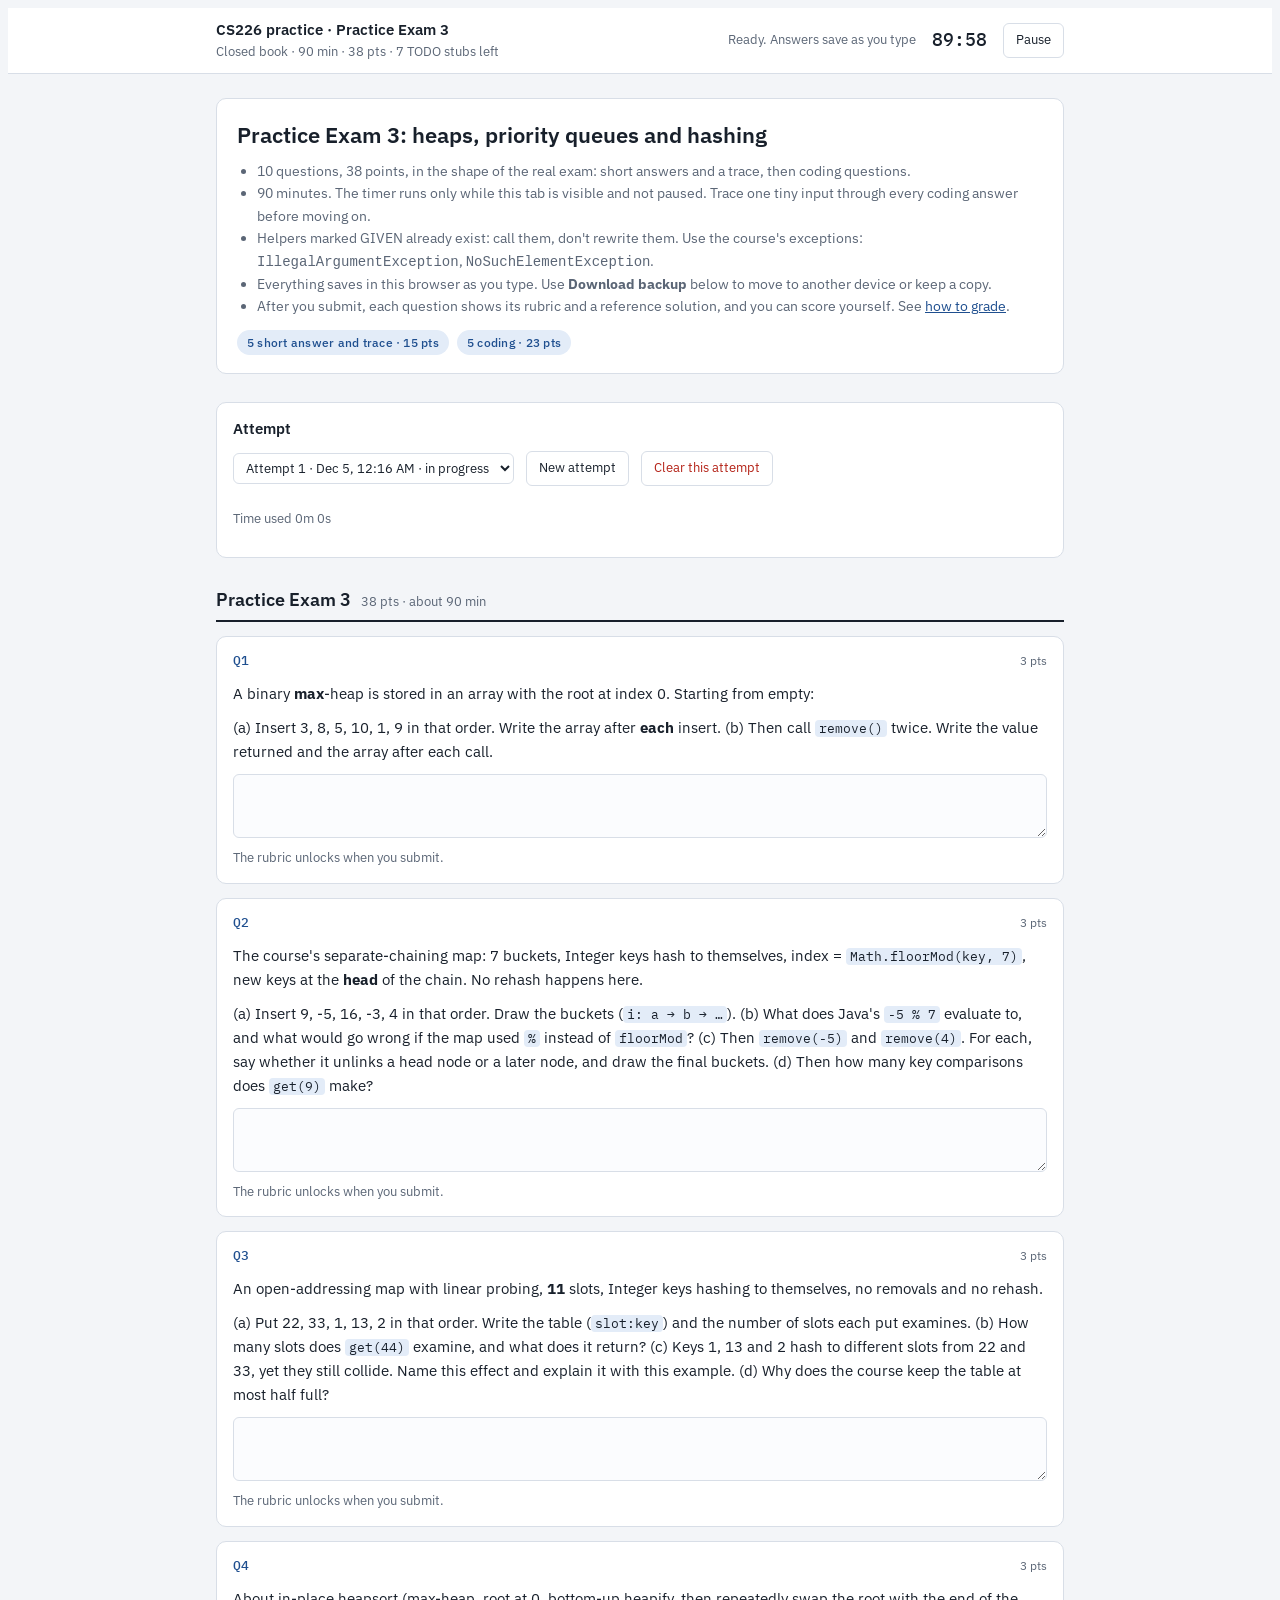
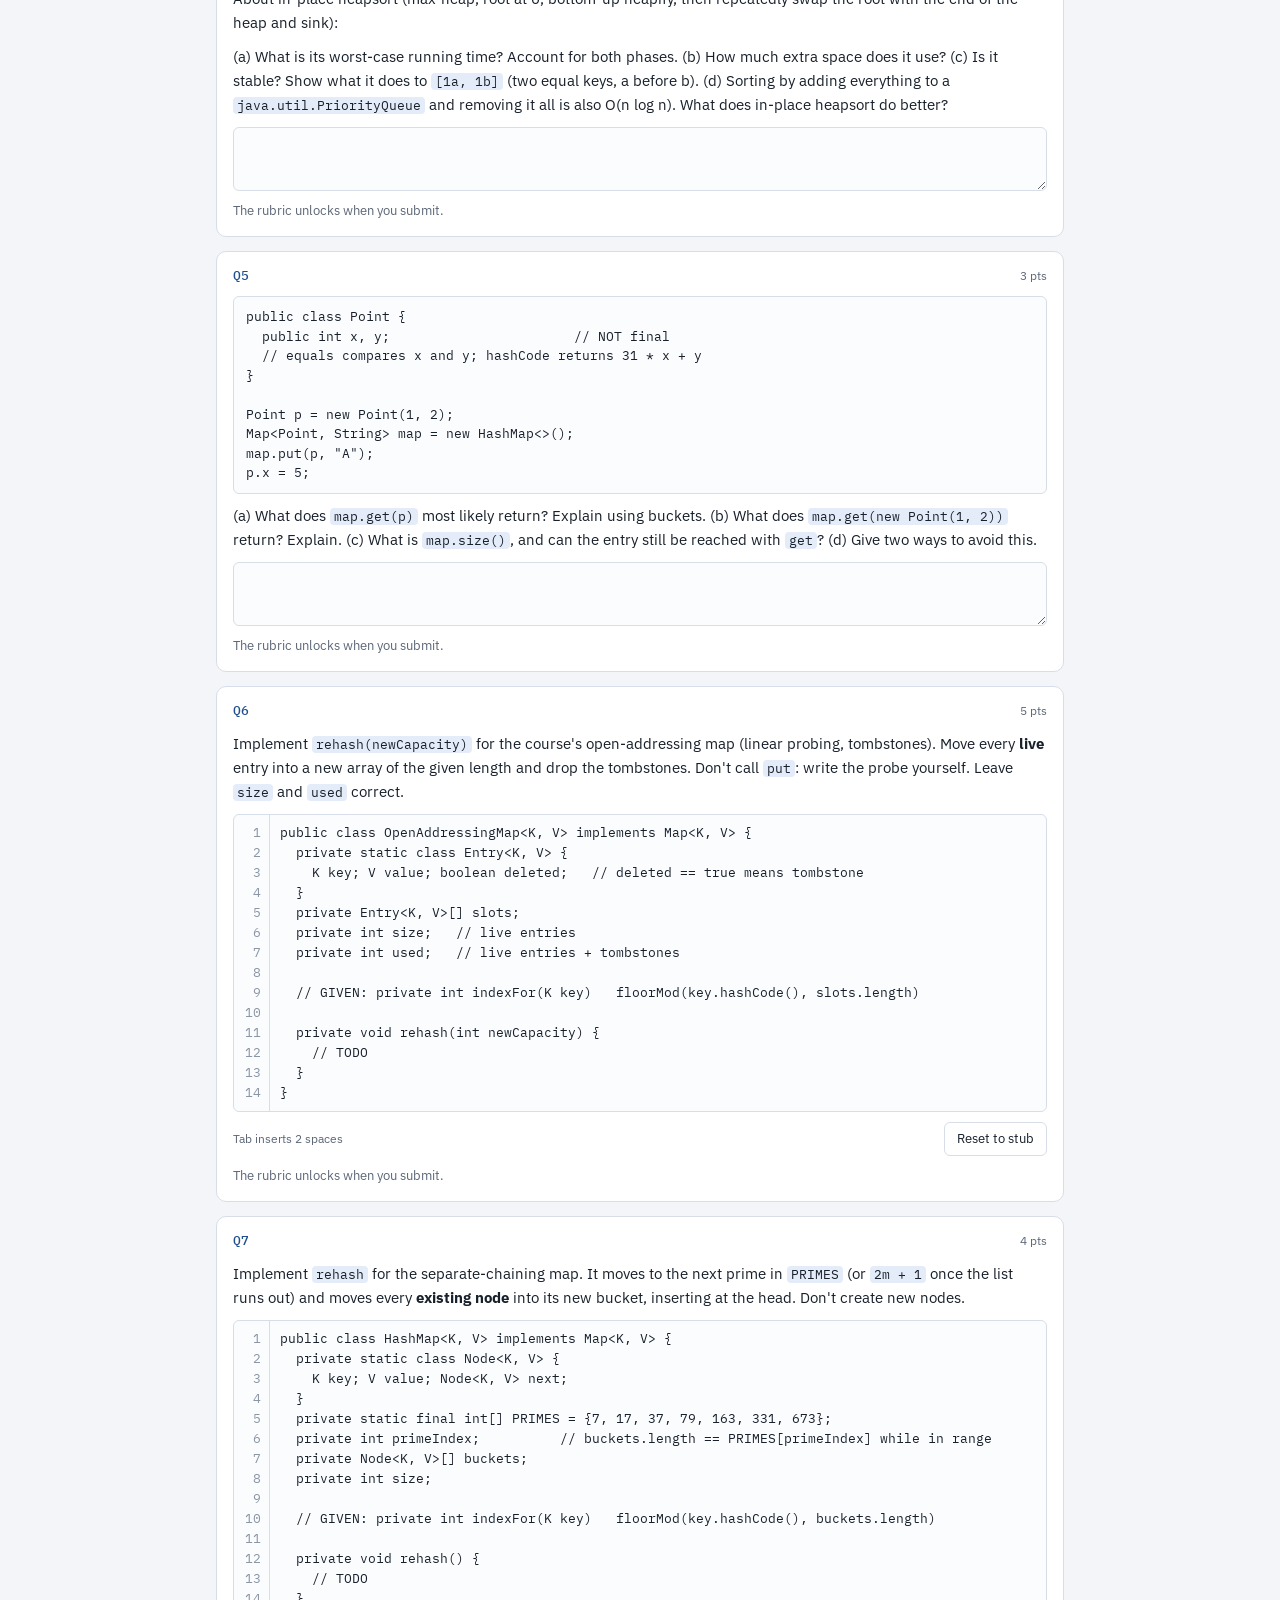
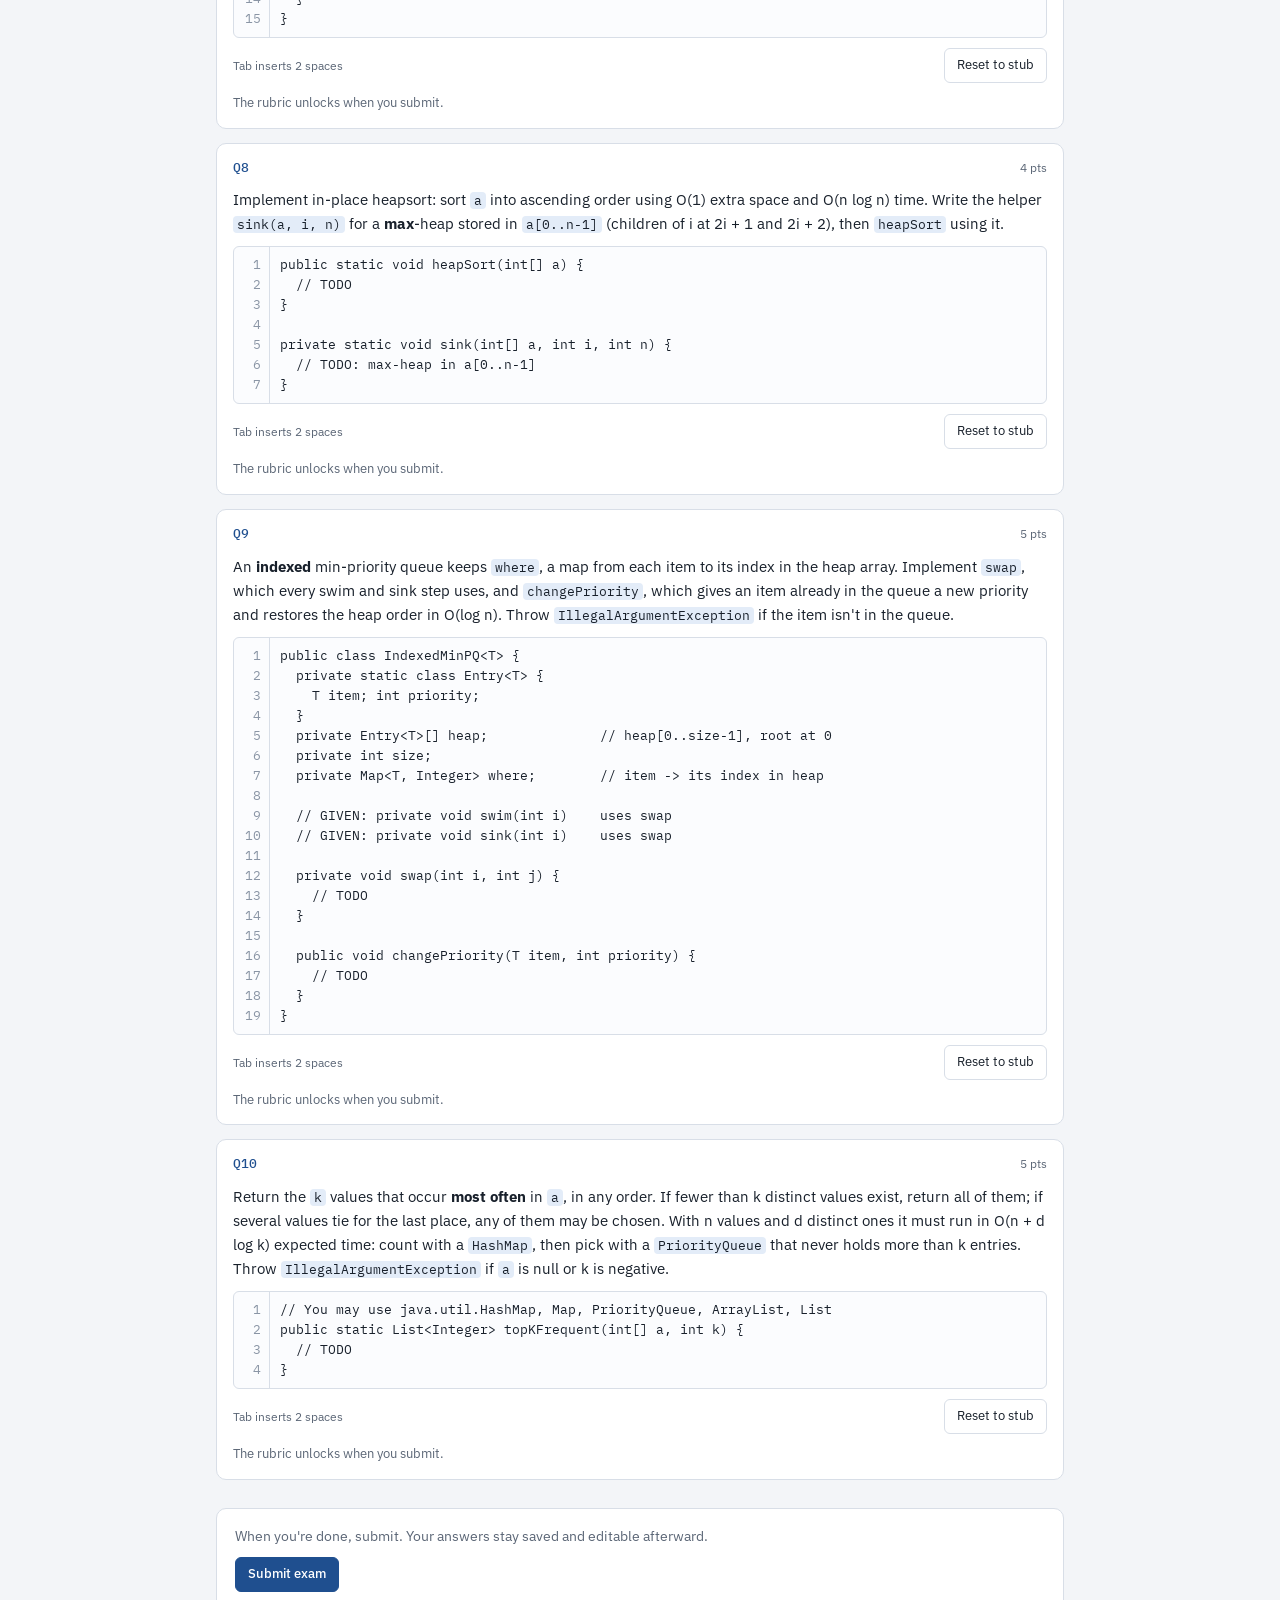
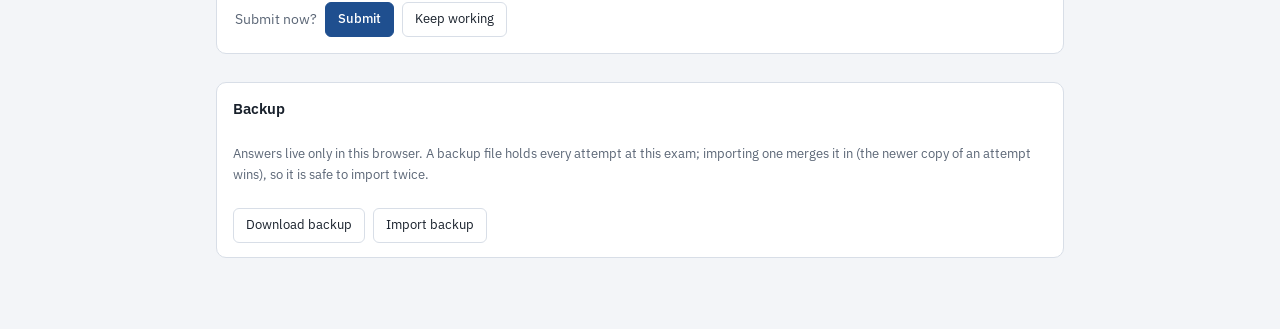
<file: exams/test3-3.html>
<!doctype html>
<html lang="en">
<head>
<meta charset="utf-8">
<meta name="viewport" content="width=device-width,initial-scale=1,viewport-fit=cover">
<title>CS226 Practice Exam 3</title>
<link rel="icon" href="data:image/svg+xml,%3Csvg xmlns=%27http://www.w3.org/2000/svg%27 viewBox=%270 0 16 16%27%3E%3Crect width=%2716%27 height=%2716%27 rx=%273%27 fill=%27%231f4f8f%27/%3E%3C/svg%3E">
<link rel="preconnect" href="https://fonts.googleapis.com">
<link rel="preconnect" href="https://fonts.gstatic.com" crossorigin>
<link rel="stylesheet" href="https://fonts.googleapis.com/css2?family=IBM+Plex+Sans:wght@400;500;600&family=IBM+Plex+Mono:wght@400;500&display=swap">
<link rel="stylesheet" href="../assets/site.css">
</head>
<body>
<div class="bar">
  <div class="bar-in">
    <div>
      <div class="bar-title"><a href="../index.html">CS226 practice</a> · Practice Exam 3</div>
      <div class="bar-sub">Closed book · 90 min · 38 pts · <span id="todoCount">0</span> TODO stubs left</div>
    </div>
    <span class="spacer"></span>
    <span class="status" id="status" aria-live="polite">Loading…</span>
    <span class="timer" id="timer" aria-label="Time remaining">90:00</span>
    <button id="pauseBtn" type="button">Pause</button>
  </div>
</div>

<main class="wrap">
  <div class="banner err" id="storageBanner" hidden><span class="msg"></span><button type="button" onclick="document.getElementById('exportBtn').click()">Download backup</button></div>
  <div class="banner" id="tabBanner" hidden><span class="msg">This exam was changed in another tab while you were typing here.</span><button type="button" id="loadTheirsBtn">Load the other tab's version</button><button type="button" id="keepMineBtn">Keep mine</button></div>

  <div class="cover">
    <h1>Practice Exam 3: heaps, priority queues and hashing</h1>
    <ul>
      <li>10 questions, 38 points, in the shape of the real exam: short answers and a trace, then coding questions.</li>
      <li>90 minutes. The timer runs only while this tab is visible and not paused. Trace one tiny input through every coding answer before moving on.</li>
      <li>Helpers marked GIVEN already exist: call them, don't rewrite them. Use the course's exceptions: <code>IllegalArgumentException</code>, <code>NoSuchElementException</code>.</li>
      <li>Everything saves in this browser as you type. Use <b>Download backup</b> below to move to another device or keep a copy.</li>
      <li>After you submit, each question shows its rubric and a reference solution, and you can score yourself. See <a href="https://github.com/ramlukn/cs226-exam3-practice/blob/main/docs/grading.md">how to grade</a>.</li>
    </ul>
    <div class="rubric"><span class="chip">5 short answer and trace · 15 pts</span><span class="chip">5 coding · 23 pts</span></div>
  </div>

  <div class="panel" aria-labelledby="attH">
    <h2 id="attH">Attempt</h2>
    <div class="attempt-row">
      <select id="attemptSelect" aria-label="Choose an attempt"></select>
      <button type="button" id="newAttemptBtn">New attempt</button>
      <button type="button" id="deleteAttemptBtn" class="danger">Delete this attempt</button>
    </div>
    <p class="small" id="attemptInfo"></p>
  </div>

  <section class="part" aria-labelledby="pa">
    <div class="part-h"><h2 id="pa">Practice Exam 3</h2><span>38 pts · about 90 min</span></div>
<div class="q"><div class="q-h"><span class="q-id">Q1</span><span class="q-pts">3 pts</span></div><p>A binary <b>max</b>-heap is stored in an array with the root at index 0. Starting from empty:</p>
<p>(a) Insert 3, 8, 5, 10, 1, 9 in that order. Write the array after <b>each</b> insert. (b) Then call <code>remove()</code> twice. Write the value returned and the array after each call.</p><textarea class="ans field ex" id="Q1" aria-label="Answer Q1"></textarea><p class="lock">The rubric unlocks when you submit.</p><details class="rub exam" hidden><summary>Rubric and reference solution</summary><p class="rub-h">3 pts. Start from 0 and add each item the answer earns; penalties come off at the end.</p><ul class="items"><li><b>+0.25</b><span>After 3, 8: [8, 3]</span></li><li><b>+0.25</b><span>After 5: [8, 3, 5]</span></li><li><b>+0.5</b><span>After 10: [10, 8, 5, 3] (10 swims past 3 and 8)</span></li><li><b>+0.25</b><span>After 1: [10, 8, 5, 3, 1]</span></li><li><b>+0.5</b><span>After 9: [10, 8, 9, 3, 1, 5] (9 swims past 5, stops under 10)</span></li><li><b>+0.5</b><span>First remove returns 10, array [9, 8, 5, 3, 1]</span></li><li><b>+0.75</b><span>Second remove returns 9, array [8, 3, 5, 1]</span></li><li class="pen"><b>−0.25</b><span>Sinks toward the smaller child (min-heap habit). Apply once</span></li></ul><div class="refsol"><pre class="show">insert 3:  [3]
insert 8:  [8, 3]                 8 &gt; parent 3 → swap
insert 5:  [8, 3, 5]
insert 10: [10, 8, 5, 3]          at 3, parent 1 (3) → swap; at 1, parent 0 (8) → swap
insert 1:  [10, 8, 5, 3, 1]
insert 9:  [10, 8, 9, 3, 1, 5]    at 5, parent 2 (5) → swap; parent 0 (10) is bigger → stop

remove → 10: last (5) to root: [5, 8, 9, 3, 1]; children 8, 9 → larger 9 → [9, 8, 5, 3, 1]
remove → 9:  last (1) to root: [1, 8, 5, 3]; children 8, 5 → 8 → [8, 1, 5, 3]
             child of index 1 is 3 &gt; 1 → swap → [8, 3, 5, 1]</pre></div></details><label class="score" hidden>Your score <input type="number" class="sc" data-for="Q1" min="0" max="3" step="0.125" inputmode="decimal"> / 3</label></div>
<div class="q"><div class="q-h"><span class="q-id">Q2</span><span class="q-pts">3 pts</span></div><p>The course's separate-chaining map: 7 buckets, Integer keys hash to themselves, index = <code>Math.floorMod(key, 7)</code>, new keys at the <b>head</b> of the chain. No rehash happens here.</p>
<p>(a) Insert 9, -5, 16, -3, 4 in that order. Draw the buckets (<code>i: a → b → …</code>). (b) What does Java's <code>-5 % 7</code> evaluate to, and what would go wrong if the map used <code>%</code> instead of <code>floorMod</code>? (c) Then <code>remove(-5)</code> and <code>remove(4)</code>. For each, say whether it unlinks a head node or a later node, and draw the final buckets. (d) Then how many key comparisons does <code>get(9)</code> make?</p><textarea class="ans field ex" id="Q2" aria-label="Answer Q2"></textarea><p class="lock">The rubric unlocks when you submit.</p><details class="rub exam" hidden><summary>Rubric and reference solution</summary><p class="rub-h">3 pts. Start from 0 and add each item the answer earns; penalties come off at the end.</p><ul class="items"><li><b>+0.5</b><span>(a) floorMod values: 9 → 2, -5 → 2, 16 → 2, -3 → 4, 4 → 4</span></li><li><b>+0.5</b><span>(a) 2: 16 → -5 → 9, 4: 4 → -3</span></li><li><b>+0.5</b><span>(b) -5: <code>%</code> keeps the sign of the left side, so a negative hashCode gives a negative index and <code>buckets[-5]</code> throws ArrayIndexOutOfBoundsException</span></li><li><b>+0.5</b><span>(c) remove(-5) unlinks a middle node (16.next = 9); remove(4) unlinks the head (buckets[4] = -3)</span></li><li><b>+0.5</b><span>(c) Final: 2: 16 → 9, 4: -3</span></li><li><b>+0.5</b><span>(d) 2 (16, then 9)</span></li><li class="pen"><b>−0.25</b><span>Inserts at the tail instead of the head. Apply once</span></li></ul><div class="refsol"><pre class="show">floorMod(9, 7) = 2    floorMod(-5, 7) = 2    floorMod(16, 7) = 2
floorMod(-3, 7) = 4   floorMod(4, 7) = 4
(a) 2: 16 → -5 → 9      4: 4 → -3
(b) -5 % 7 == -5 in Java → buckets[-5] → ArrayIndexOutOfBoundsException
    floorMod always returns 0..m-1
(c) remove(-5): prev = 16, so 16.next = 9          → 2: 16 → 9
    remove(4): it is the head, so buckets[4] = -3    → 4: -3
(d) get(9): bucket 2, compare 16, then 9 → 2</pre></div></details><label class="score" hidden>Your score <input type="number" class="sc" data-for="Q2" min="0" max="3" step="0.125" inputmode="decimal"> / 3</label></div>
<div class="q"><div class="q-h"><span class="q-id">Q3</span><span class="q-pts">3 pts</span></div><p>An open-addressing map with linear probing, <b>11</b> slots, Integer keys hashing to themselves, no removals and no rehash.</p>
<p>(a) Put 22, 33, 1, 13, 2 in that order. Write the table (<code>slot:key</code>) and the number of slots each put examines. (b) How many slots does <code>get(44)</code> examine, and what does it return? (c) Keys 1, 13 and 2 hash to different slots from 22 and 33, yet they still collide. Name this effect and explain it with this example. (d) Why does the course keep the table at most half full?</p><textarea class="ans field ex" id="Q3" aria-label="Answer Q3"></textarea><p class="lock">The rubric unlocks when you submit.</p><details class="rub exam" hidden><summary>Rubric and reference solution</summary><p class="rub-h">3 pts. Start from 0 and add each item the answer earns; penalties come off at the end.</p><ul class="items"><li><b>+0.5</b><span>(a) 0:22, 1:33, 2:1, 3:13, 4:2</span></li><li><b>+0.5</b><span>(a) Slots examined: 22 → 1, 33 → 2, 1 → 2, 13 → 2, 2 → 3</span></li><li><b>+0.75</b><span>(b) 44 hashes to 0: examines 0, 1, 2, 3, 4, 5 (empty) = 6 slots, returns null</span></li><li><b>+0.75</b><span>(c) Primary clustering: occupied slots form one run, and any key hashing anywhere into the run must probe to its end, which makes the run longer still</span></li><li><b>+0.5</b><span>(d) Clusters (and so probe lengths) grow quickly as the table fills; at load ≤ 1/2 the expected probes stay O(1)</span></li><li class="pen"><b>−0.25</b><span>Counts only the collisions, not the slot where the key is found or stored. Apply once</span></li></ul><div class="refsol"><pre class="show">22 % 11 = 0 → 0                       (1 slot)
33 % 11 = 0 → 0 taken, 1              (2)
 1 % 11 = 1 → 1 taken, 2              (2)
13 % 11 = 2 → 2 taken, 3              (2)
 2 % 11 = 2 → 2, 3 taken, 4           (3)
(b) get 44: 0, 1, 2, 3, 4 hold other keys, 5 is empty → 6 slots → null</pre>
<p>(c) Slots 0–4 are one cluster. 1 and 13 never collided with their own home keys; they collided with keys that spilled over from slot 0. Every key that lands in the cluster extends it.</p></div></details><label class="score" hidden>Your score <input type="number" class="sc" data-for="Q3" min="0" max="3" step="0.125" inputmode="decimal"> / 3</label></div>
<div class="q"><div class="q-h"><span class="q-id">Q4</span><span class="q-pts">3 pts</span></div><p>About in-place heapsort (max-heap, root at 0, bottom-up heapify, then repeatedly swap the root with the end of the heap and sink):</p>
<p>(a) What is its worst-case running time? Account for both phases. (b) How much extra space does it use? (c) Is it stable? Show what it does to <code>[1a, 1b]</code> (two equal keys, a before b). (d) Sorting by adding everything to a <code>java.util.PriorityQueue</code> and removing it all is also O(n log n). What does in-place heapsort do better?</p><textarea class="ans field ex" id="Q4" aria-label="Answer Q4"></textarea><p class="lock">The rubric unlocks when you submit.</p><details class="rub exam" hidden><summary>Rubric and reference solution</summary><p class="rub-h">3 pts. Start from 0 and add each item the answer earns; penalties come off at the end.</p><ul class="items"><li><b>+0.75</b><span>(a) O(n log n): heapify is O(n), then n - 1 rounds of swap + sink, each O(log n)</span></li><li><b>+0.5</b><span>(b) O(1) extra: it rearranges the array itself</span></li><li><b>+1</b><span>(c) Not stable: heapify leaves [1a, 1b] (1b isn't larger); the first round swaps root and end → [1b, 1a], reversing the equal keys</span></li><li><b>+0.75</b><span>(d) Uses O(1) extra space instead of O(n) for the queue (and needs no copying back)</span></li><li class="pen"><b>−0.25</b><span>Says heapsort is O(n) because heapify is O(n)</span></li></ul><div class="refsol"></div></details><label class="score" hidden>Your score <input type="number" class="sc" data-for="Q4" min="0" max="3" step="0.125" inputmode="decimal"> / 3</label></div>
<div class="q"><div class="q-h"><span class="q-id">Q5</span><span class="q-pts">3 pts</span></div><pre class="show">public class Point {
  public int x, y;                       // NOT final
  // equals compares x and y; hashCode returns 31 * x + y
}

Point p = new Point(1, 2);
Map&lt;Point, String&gt; map = new HashMap&lt;&gt;();
map.put(p, "A");
p.x = 5;</pre>
<p>(a) What does <code>map.get(p)</code> most likely return? Explain using buckets. (b) What does <code>map.get(new Point(1, 2))</code> return? Explain. (c) What is <code>map.size()</code>, and can the entry still be reached with <code>get</code>? (d) Give two ways to avoid this.</p><textarea class="ans field ex" id="Q5" aria-label="Answer Q5"></textarea><p class="lock">The rubric unlocks when you submit.</p><details class="rub exam" hidden><summary>Rubric and reference solution</summary><p class="rub-h">3 pts. Start from 0 and add each item the answer earns; penalties come off at the end.</p><ul class="items"><li><b>+0.75</b><span>(a) null: p's hashCode is now 31·5 + 2 = 157, so get looks in a different bucket from where the entry was stored (31 + 2 = 33)</span></li><li><b>+0.75</b><span>(b) null: it hashes to the right bucket, but the stored key now equals (5, 2), so equals fails</span></li><li><b>+0.5</b><span>(c) 1: the entry is still in the table, but no key can reach it with get (only iteration finds it)</span></li><li><b>+1</b><span>(d) Make key fields final (immutable keys); or remove the entry before changing the key and put it back after</span></li><li class="pen"><b>−0.25</b><span>Says the map rehashes or updates the entry automatically when the key changes</span></li></ul><div class="refsol"></div></details><label class="score" hidden>Your score <input type="number" class="sc" data-for="Q5" min="0" max="3" step="0.125" inputmode="decimal"> / 3</label></div>
<div class="q"><div class="q-h"><span class="q-id">Q6</span><span class="q-pts">5 pts</span></div><p>Implement <code>rehash(newCapacity)</code> for the course's open-addressing map (linear probing, tombstones). Move every <b>live</b> entry into a new array of the given length and drop the tombstones. Don't call <code>put</code>: write the probe yourself. Leave <code>size</code> and <code>used</code> correct.</p><div class="ed"><div class="ln" aria-hidden="true"></div><textarea class="code field ex" id="Q6" spellcheck="false" autocomplete="off" autocapitalize="off" aria-label="Code for Q6">public class OpenAddressingMap&lt;K, V&gt; implements Map&lt;K, V&gt; {
  private static class Entry&lt;K, V&gt; {
    K key; V value; boolean deleted;   // deleted == true means tombstone
  }
  private Entry&lt;K, V&gt;[] slots;
  private int size;   // live entries
  private int used;   // live entries + tombstones

  // GIVEN: private int indexFor(K key)   floorMod(key.hashCode(), slots.length)

  private void rehash(int newCapacity) {
    // TODO
  }
}</textarea></div><div class="ed-foot"><span>Tab inserts 2 spaces</span><span class="spacer"></span><button type="button" class="resetBtn" data-for="Q6">Reset to stub</button></div><p class="lock">The rubric unlocks when you submit.</p><details class="rub exam" hidden><summary>Rubric and reference solution</summary><p class="rub-h">5 pts. Start from 0 and add each item the answer earns; penalties come off at the end.</p><ul class="items"><li><b>+0.5</b><span>Keeps a reference to the old array</span></li><li><b>+0.5</b><span>Allocates the new array (e.g. <code>(Entry&lt;K, V&gt;[]) new Entry[newCapacity]</code>) and assigns it to <code>slots</code> before reinserting</span></li><li><b>+0.5</b><span>Visits every old slot</span></li><li><b>+0.75</b><span>Skips null slots <b>and</b> tombstones</span></li><li><b>+0.75</b><span>Computes each home slot with the <b>new</b> length (indexFor after slots is replaced)</span></li><li><b>+0.75</b><span>Probes forward with wraparound <code>(i + 1) % slots.length</code> to the first null slot</span></li><li><b>+0.5</b><span>Stores the entry there (reusing it is fine)</span></li><li><b>+0.75</b><span>Sets <code>used = size</code> and leaves size unchanged</span></li><li class="pen"><b>−0.5</b><span>Copies tombstones into the new table</span></li><li class="pen"><b>−0.5</b><span>Indexes with the old length</span></li><li class="pen"><b>−0.25</b><span>Calls put</span></li><li class="pen"><b>−0.125</b><span>Minor logic or major syntax errors showing lack of understanding</span></li></ul><div class="refsol"><pre class="show">@SuppressWarnings(&quot;unchecked&quot;)
private void rehash(int newCapacity) {
  Entry&lt;K, V&gt;[] old = slots;
  slots = (Entry&lt;K, V&gt;[]) new Entry[newCapacity];   // indexFor now uses the new length
  for (int j = 0; j &lt; old.length; j++) {
    Entry&lt;K, V&gt; e = old[j];
    if (e == null || e.deleted) continue;           // tombstones are dropped
    int i = indexFor(e.key);
    while (slots[i] != null) {                      // new table has no tombstones:
      i = (i + 1) % slots.length;                   // just find the first empty slot
    }
    slots[i] = e;                                   // reuse the entry object
  }
  used = size;                                      // no tombstones left; size unchanged
}</pre><p>The new table has no tombstones and no duplicate keys, so the probe only has to find the first empty slot: no equals checks needed. After the rehash every non-null slot is live, which is why <code>used</code> becomes <code>size</code>.</p></div></details><label class="score" hidden>Your score <input type="number" class="sc" data-for="Q6" min="0" max="5" step="0.125" inputmode="decimal"> / 5</label></div>
<div class="q"><div class="q-h"><span class="q-id">Q7</span><span class="q-pts">4 pts</span></div><p>Implement <code>rehash</code> for the separate-chaining map. It moves to the next prime in <code>PRIMES</code> (or <code>2m + 1</code> once the list runs out) and moves every <b>existing node</b> into its new bucket, inserting at the head. Don't create new nodes.</p><div class="ed"><div class="ln" aria-hidden="true"></div><textarea class="code field ex" id="Q7" spellcheck="false" autocomplete="off" autocapitalize="off" aria-label="Code for Q7">public class HashMap&lt;K, V&gt; implements Map&lt;K, V&gt; {
  private static class Node&lt;K, V&gt; {
    K key; V value; Node&lt;K, V&gt; next;
  }
  private static final int[] PRIMES = {7, 17, 37, 79, 163, 331, 673};
  private int primeIndex;          // buckets.length == PRIMES[primeIndex] while in range
  private Node&lt;K, V&gt;[] buckets;
  private int size;

  // GIVEN: private int indexFor(K key)   floorMod(key.hashCode(), buckets.length)

  private void rehash() {
    // TODO
  }
}</textarea></div><div class="ed-foot"><span>Tab inserts 2 spaces</span><span class="spacer"></span><button type="button" class="resetBtn" data-for="Q7">Reset to stub</button></div><p class="lock">The rubric unlocks when you submit.</p><details class="rub exam" hidden><summary>Rubric and reference solution</summary><p class="rub-h">4 pts. Start from 0 and add each item the answer earns; penalties come off at the end.</p><ul class="items"><li><b>+0.5</b><span>New capacity: <code>PRIMES[++primeIndex]</code> while in range, otherwise <code>2 * m + 1</code></span></li><li><b>+0.5</b><span>Keeps a reference to the old array and allocates the new one before reinserting</span></li><li><b>+0.5</b><span>Visits every old bucket and every node in its chain</span></li><li><b>+0.75</b><span>Saves <code>curr.next</code> before relinking the node</span></li><li><b>+0.75</b><span>Computes the new bucket with the <b>new</b> length</span></li><li><b>+0.75</b><span>Inserts at the head of that new bucket: <code>curr.next = buckets[i]; buckets[i] = curr;</code></span></li><li><b>+0.25</b><span>Leaves <code>size</code> unchanged</span></li><li class="pen"><b>−0.5</b><span>Creates new nodes (or calls put) instead of moving the existing ones</span></li><li class="pen"><b>−0.25</b><span>Indexes with the old length</span></li><li class="pen"><b>−0.125</b><span>Minor logic or major syntax errors showing lack of understanding</span></li></ul><div class="refsol"><pre class="show">@SuppressWarnings(&quot;unchecked&quot;)
private void rehash() {
  Node&lt;K, V&gt;[] old = buckets;
  int capacity = (primeIndex + 1 &lt; PRIMES.length)
      ? PRIMES[++primeIndex]
      : 2 * old.length + 1;
  buckets = (Node&lt;K, V&gt;[]) new Node[capacity];   // indexFor now uses the new length
  for (int b = 0; b &lt; old.length; b++) {
    Node&lt;K, V&gt; curr = old[b];
    while (curr != null) {
      Node&lt;K, V&gt; next = curr.next;               // save it: relinking overwrites curr.next
      int i = indexFor(curr.key);
      curr.next = buckets[i];                    // insert at the head of the new bucket
      buckets[i] = curr;
      curr = next;
    }
  }                                              // size is unchanged: same nodes, new places
}</pre><p>Two classic bugs: using <code>PRIMES[primeIndex++]</code> (that's the <i>current</i> size), and setting <code>buckets[i] = curr</code> without <code>curr.next = buckets[i]</code> (the node drags its old chain along).</p></div></details><label class="score" hidden>Your score <input type="number" class="sc" data-for="Q7" min="0" max="4" step="0.125" inputmode="decimal"> / 4</label></div>
<div class="q"><div class="q-h"><span class="q-id">Q8</span><span class="q-pts">4 pts</span></div><p>Implement in-place heapsort: sort <code>a</code> into ascending order using O(1) extra space and O(n log n) time. Write the helper <code>sink(a, i, n)</code> for a <b>max</b>-heap stored in <code>a[0..n-1]</code> (children of i at 2i + 1 and 2i + 2), then <code>heapSort</code> using it.</p><div class="ed"><div class="ln" aria-hidden="true"></div><textarea class="code field ex" id="Q8" spellcheck="false" autocomplete="off" autocapitalize="off" aria-label="Code for Q8">public static void heapSort(int[] a) {
  // TODO
}

private static void sink(int[] a, int i, int n) {
  // TODO: max-heap in a[0..n-1]
}</textarea></div><div class="ed-foot"><span>Tab inserts 2 spaces</span><span class="spacer"></span><button type="button" class="resetBtn" data-for="Q8">Reset to stub</button></div><p class="lock">The rubric unlocks when you submit.</p><details class="rub exam" hidden><summary>Rubric and reference solution</summary><p class="rub-h">4 pts. Start from 0 and add each item the answer earns; penalties come off at the end.</p><ul class="items"><li><b>+0.25</b><span>sink loops while i has a child: <code>2 * i + 1 &lt; n</code> (bounded by n, not a.length)</span></li><li><b>+0.5</b><span>sink picks the <b>larger</b> child, checking the right child exists</span></li><li><b>+0.5</b><span>sink stops when <code>a[i]</code> is at least that child, otherwise swaps and continues from the child</span></li><li><b>+0.75</b><span>Builds the max-heap bottom-up: sink from <code>n / 2 - 1</code> down to 0</span></li><li><b>+0.5</b><span>Loops <code>end</code> from n - 1 down to 1</span></li><li><b>+0.75</b><span>Swaps <code>a[0]</code> (the max) with <code>a[end]</code></span></li><li><b>+0.75</b><span>Then sinks the root within the shrunk heap: <code>sink(a, 0, end)</code></span></li><li class="pen"><b>−0.5</b><span>Uses a min-heap, or a second array or PriorityQueue (not in place)</span></li><li class="pen"><b>−0.5</b><span>Sinks with the full length after each swap, pulling sorted values back into the heap</span></li><li class="pen"><b>−0.125</b><span>Minor logic or major syntax errors showing lack of understanding</span></li></ul><div class="refsol"><pre class="show">// Max-heap in a[0..n-1]: moves a[i] down until it is &gt;= both children.
private static void sink(int[] a, int i, int n) {
  while (2 * i + 1 &lt; n) {
    int b = 2 * i + 1;                     // left child
    if (b + 1 &lt; n &amp;&amp; a[b + 1] &gt; a[b]) b++; // the larger child
    if (a[i] &gt;= a[b]) break;
    int t = a[i]; a[i] = a[b]; a[b] = t;
    i = b;
  }
}

public static void heapSort(int[] a) {
  int n = a.length;
  for (int i = n / 2 - 1; i &gt;= 0; i--) {   // 1. heapify bottom-up: O(n)
    sink(a, i, n);
  }
  for (int end = n - 1; end &gt; 0; end--) {  // 2. move the max to the end, shrink the heap
    int t = a[0]; a[0] = a[end]; a[end] = t;
    sink(a, 0, end);                       // heap is now a[0..end-1]
  }
}</pre><p>After each swap, <code>a[end..n-1]</code> is sorted and must stay out of the heap, which is why sink takes the heap size as a parameter.</p></div></details><label class="score" hidden>Your score <input type="number" class="sc" data-for="Q8" min="0" max="4" step="0.125" inputmode="decimal"> / 4</label></div>
<div class="q"><div class="q-h"><span class="q-id">Q9</span><span class="q-pts">5 pts</span></div><p>An <b>indexed</b> min-priority queue keeps <code>where</code>, a map from each item to its index in the heap array. Implement <code>swap</code>, which every swim and sink step uses, and <code>changePriority</code>, which gives an item already in the queue a new priority and restores the heap order in O(log n). Throw <code>IllegalArgumentException</code> if the item isn't in the queue.</p><div class="ed"><div class="ln" aria-hidden="true"></div><textarea class="code field ex" id="Q9" spellcheck="false" autocomplete="off" autocapitalize="off" aria-label="Code for Q9">public class IndexedMinPQ&lt;T&gt; {
  private static class Entry&lt;T&gt; {
    T item; int priority;
  }
  private Entry&lt;T&gt;[] heap;              // heap[0..size-1], root at 0
  private int size;
  private Map&lt;T, Integer&gt; where;        // item -&gt; its index in heap

  // GIVEN: private void swim(int i)    uses swap
  // GIVEN: private void sink(int i)    uses swap

  private void swap(int i, int j) {
    // TODO
  }

  public void changePriority(T item, int priority) {
    // TODO
  }
}</textarea></div><div class="ed-foot"><span>Tab inserts 2 spaces</span><span class="spacer"></span><button type="button" class="resetBtn" data-for="Q9">Reset to stub</button></div><p class="lock">The rubric unlocks when you submit.</p><details class="rub exam" hidden><summary>Rubric and reference solution</summary><p class="rub-h">5 pts. Start from 0 and add each item the answer earns; penalties come off at the end.</p><ul class="items"><li><b>+0.75</b><span>swap exchanges the two entries in the array</span></li><li><b>+1.25</b><span>swap updates <code>where</code> for <b>both</b> moved items, using their new indices</span></li><li><b>+0.75</b><span>changePriority finds the index with <code>where.get(item)</code> (no linear search)</span></li><li><b>+0.25</b><span>Throws <code>IllegalArgumentException</code> when the item isn't in the map</span></li><li><b>+0.5</b><span>Saves the old priority, then stores the new one in the entry</span></li><li><b>+0.75</b><span>Smaller new priority: <code>swim(i)</code></span></li><li><b>+0.75</b><span>Larger new priority: <code>sink(i)</code> (or calls both)</span></li><li class="pen"><b>−0.5</b><span>Searches the heap array for the item (O(n))</span></li><li class="pen"><b>−0.5</b><span>Removes and reinserts the item instead of swimming or sinking it in place</span></li><li class="pen"><b>−0.25</b><span>Swims or sinks in only one direction, whatever the change</span></li><li class="pen"><b>−0.125</b><span>Minor logic or major syntax errors showing lack of understanding</span></li></ul><div class="refsol"><pre class="show">private void swap(int i, int j) {
  Entry&lt;T&gt; t = heap[i]; heap[i] = heap[j]; heap[j] = t;
  where.put(heap[i].item, i);              // both moved entries get their new index
  where.put(heap[j].item, j);
}

public void changePriority(T item, int priority) {
  Integer i = where.get(item);             // O(1): no searching the heap
  if (i == null) throw new IllegalArgumentException();
  int old = heap[i].priority;
  heap[i].priority = priority;
  if (priority &lt; old) swim(i);             // smaller is better in a min-heap: move up
  else sink(i);                            // larger: move down
}</pre><p>The map is only correct if <i>every</i> move goes through <code>swap</code>, and swap moves two items, so both need new map entries. In a min-heap a smaller priority can only break the order with the parent (swim); a larger one only with the children (sink).</p></div></details><label class="score" hidden>Your score <input type="number" class="sc" data-for="Q9" min="0" max="5" step="0.125" inputmode="decimal"> / 5</label></div>
<div class="q"><div class="q-h"><span class="q-id">Q10</span><span class="q-pts">5 pts</span></div><p>Return the <code>k</code> values that occur <b>most often</b> in <code>a</code>, in any order. If fewer than k distinct values exist, return all of them; if several values tie for the last place, any of them may be chosen. With n values and d distinct ones it must run in O(n + d log k) expected time: count with a <code>HashMap</code>, then pick with a <code>PriorityQueue</code> that never holds more than k entries. Throw <code>IllegalArgumentException</code> if <code>a</code> is null or k is negative.</p><div class="ed"><div class="ln" aria-hidden="true"></div><textarea class="code field ex" id="Q10" spellcheck="false" autocomplete="off" autocapitalize="off" aria-label="Code for Q10">// You may use java.util.HashMap, Map, PriorityQueue, ArrayList, List
public static List&lt;Integer&gt; topKFrequent(int[] a, int k) {
  // TODO
}</textarea></div><div class="ed-foot"><span>Tab inserts 2 spaces</span><span class="spacer"></span><button type="button" class="resetBtn" data-for="Q10">Reset to stub</button></div><p class="lock">The rubric unlocks when you submit.</p><details class="rub exam" hidden><summary>Rubric and reference solution</summary><p class="rub-h">5 pts. Start from 0 and add each item the answer earns; penalties come off at the end.</p><ul class="items"><li><b>+0.25</b><span>Throws <code>IllegalArgumentException</code> for null or negative k</span></li><li><b>+1</b><span>Counts with a HashMap, e.g. <code>count.put(x, count.getOrDefault(x, 0) + 1)</code></span></li><li><b>+0.75</b><span>PriorityQueue entries carry both the value and its count (e.g. <code>int[]{value, count}</code> or Map.Entry)</span></li><li><b>+0.75</b><span>Orders the queue by count, <b>least</b> frequent at the root (min-heap by count)</span></li><li><b>+1</b><span>Adds while fewer than k entries; once full, replaces the root only when the new count is larger</span></li><li><b>+0.5</b><span>Handles k = 0 without crashing</span></li><li><b>+0.75</b><span>Returns the values (not the counts) of what is left in the queue</span></li><li class="pen"><b>−1</b><span>Puts all d entries in the queue, or sorts all the counts</span></li><li class="pen"><b>−0.5</b><span>Orders by value instead of count</span></li><li class="pen"><b>−0.125</b><span>Minor logic or major syntax errors showing lack of understanding</span></li></ul><div class="refsol"><pre class="show">public static List&lt;Integer&gt; topKFrequent(int[] a, int k) {
  if (a == null || k &lt; 0) throw new IllegalArgumentException();
  Map&lt;Integer, Integer&gt; count = new HashMap&lt;&gt;();            // 1. count: O(n) expected
  for (int x : a) {
    count.put(x, count.getOrDefault(x, 0) + 1);
  }
  // 2. MIN-heap by count of {value, count}: root = least frequent of the kept k
  PriorityQueue&lt;int[]&gt; pq = new PriorityQueue&lt;&gt;((p, q) -&gt; Integer.compare(p[1], q[1]));
  for (Map.Entry&lt;Integer, Integer&gt; e : count.entrySet()) {
    int[] pair = {e.getKey(), e.getValue()};
    if (pq.size() &lt; k) {
      pq.add(pair);
    } else if (k &gt; 0 &amp;&amp; pair[1] &gt; pq.peek()[1]) {           // more frequent than the weakest kept
      pq.remove();
      pq.add(pair);
    }
  }
  List&lt;Integer&gt; out = new ArrayList&lt;&gt;();
  for (int[] pair : pq) out.add(pair[0]);                   // any order is fine
  return out;
}</pre><p>Hashing plus a heap: the map turns n values into d (value, count) pairs in O(n), then it's top k on the counts. Keeping the k <i>most</i> frequent means the one to throw out next is the <i>least</i> frequent kept, so it sits at the root of a min-heap.</p></div></details><label class="score" hidden>Your score <input type="number" class="sc" data-for="Q10" min="0" max="5" step="0.125" inputmode="decimal"> / 5</label></div>
  </section>

  <div class="submit" id="submitBox">
    <p class="note" id="submitNote">When you're done, submit. Your answers stay saved and editable afterward.</p>
    <div class="row" id="submitRow"><button type="button" class="primary" id="submitBtn">Submit exam</button></div>
    <div class="row" id="confirmRow" hidden>
      <span class="note" id="confirmText">Submit now?</span>
      <button type="button" class="primary" id="confirmBtn">Submit</button>
      <button type="button" id="cancelBtn">Keep working</button>
    </div>
    <div id="doneRow" hidden>
      <p class="tally">Self-graded: <b id="tally">0</b> / 38 <span class="note" id="tallyNote"></span></p>
      <p class="note">Score each question in the box under its rubric. For a second opinion, copy the grading prompt into Claude (or another AI) or send the answers file to a friend.</p>
      <div class="row" style="margin-top:8px">
        <button type="button" id="copyPromptBtn">Copy grading prompt</button>
        <button type="button" id="downloadMdBtn">Download answers (.md)</button>
        <span class="note" id="copyMsg"></span>
      </div>
      <textarea id="copyBox" hidden readonly aria-label="Grading prompt"></textarea>
    </div>
  </div>

  <div class="panel" aria-labelledby="bkH">
    <h2 id="bkH">Backup</h2>
    <p class="small">Answers live only in this browser. A backup file holds every attempt at this exam; importing one merges it in (the newer copy of an attempt wins), so it is safe to import twice.</p>
    <div class="row">
      <button type="button" id="exportBtn">Download backup</button>
      <label class="file-btn"><button type="button" onclick="this.nextElementSibling.click()">Import backup</button><input type="file" id="importInput" accept="application/json,.json"></label>
    </div>
  </div>

  
</main>
<div class="toast" id="toast" role="status" aria-live="polite" hidden></div>
<script type="application/json" id="exam-spec">{"id": "test3-3", "title": "Practice Exam 3", "minutes": 90, "total": 38, "questions": [{"id": "Q1", "pts": 3, "kind": "text", "exam": true, "prompt": "A binary max-heap is stored in an array with the root at index 0. Starting from empty:\n\n(a) Insert 3, 8, 5, 10, 1, 9 in that order. Write the array after each insert. (b) Then call remove() twice. Write the value returned and the array after each call.", "stub": "", "rubric": [[0.25, "After 3, 8: [8, 3]"], [0.25, "After 5: [8, 3, 5]"], [0.5, "After 10: [10, 8, 5, 3] (10 swims past 3 and 8)"], [0.25, "After 1: [10, 8, 5, 3, 1]"], [0.5, "After 9: [10, 8, 9, 3, 1, 5] (9 swims past 5, stops under 10)"], [0.5, "First remove returns 10, array [9, 8, 5, 3, 1]"], [0.75, "Second remove returns 9, array [8, 3, 5, 1]"]], "pen": [[-0.25, "Sinks toward the smaller child (min-heap habit). Apply once"]], "reference": "insert 3:  [3]\ninsert 8:  [8, 3]                 8 > parent 3 → swap\ninsert 5:  [8, 3, 5]\ninsert 10: [10, 8, 5, 3]          at 3, parent 1 (3) → swap; at 1, parent 0 (8) → swap\ninsert 1:  [10, 8, 5, 3, 1]\ninsert 9:  [10, 8, 9, 3, 1, 5]    at 5, parent 2 (5) → swap; parent 0 (10) is bigger → stop\n\nremove → 10: last (5) to root: [5, 8, 9, 3, 1]; children 8, 9 → larger 9 → [9, 8, 5, 3, 1]\nremove → 9:  last (1) to root: [1, 8, 5, 3]; children 8, 5 → 8 → [8, 1, 5, 3]\n             child of index 1 is 3 > 1 → swap → [8, 3, 5, 1]"}, {"id": "Q2", "pts": 3, "kind": "text", "exam": true, "prompt": "The course's separate-chaining map: 7 buckets, Integer keys hash to themselves, index = Math.floorMod(key, 7), new keys at the head of the chain. No rehash happens here.\n\n(a) Insert 9, -5, 16, -3, 4 in that order. Draw the buckets (i: a → b → …). (b) What does Java's -5 % 7 evaluate to, and what would go wrong if the map used % instead of floorMod? (c) Then remove(-5) and remove(4). For each, say whether it unlinks a head node or a later node, and draw the final buckets. (d) Then how many key comparisons does get(9) make?", "stub": "", "rubric": [[0.5, "(a) floorMod values: 9 → 2, -5 → 2, 16 → 2, -3 → 4, 4 → 4"], [0.5, "(a) 2: 16 → -5 → 9, 4: 4 → -3"], [0.5, "(b) -5: % keeps the sign of the left side, so a negative hashCode gives a negative index and buckets[-5] throws ArrayIndexOutOfBoundsException"], [0.5, "(c) remove(-5) unlinks a middle node (16.next = 9); remove(4) unlinks the head (buckets[4] = -3)"], [0.5, "(c) Final: 2: 16 → 9, 4: -3"], [0.5, "(d) 2 (16, then 9)"]], "pen": [[-0.25, "Inserts at the tail instead of the head. Apply once"]], "reference": "floorMod(9, 7) = 2    floorMod(-5, 7) = 2    floorMod(16, 7) = 2\nfloorMod(-3, 7) = 4   floorMod(4, 7) = 4\n(a) 2: 16 → -5 → 9      4: 4 → -3\n(b) -5 % 7 == -5 in Java → buckets[-5] → ArrayIndexOutOfBoundsException\n    floorMod always returns 0..m-1\n(c) remove(-5): prev = 16, so 16.next = 9          → 2: 16 → 9\n    remove(4): it is the head, so buckets[4] = -3    → 4: -3\n(d) get(9): bucket 2, compare 16, then 9 → 2"}, {"id": "Q3", "pts": 3, "kind": "text", "exam": true, "prompt": "An open-addressing map with linear probing, 11 slots, Integer keys hashing to themselves, no removals and no rehash.\n\n(a) Put 22, 33, 1, 13, 2 in that order. Write the table (slot:key) and the number of slots each put examines. (b) How many slots does get(44) examine, and what does it return? (c) Keys 1, 13 and 2 hash to different slots from 22 and 33, yet they still collide. Name this effect and explain it with this example. (d) Why does the course keep the table at most half full?", "stub": "", "rubric": [[0.5, "(a) 0:22, 1:33, 2:1, 3:13, 4:2"], [0.5, "(a) Slots examined: 22 → 1, 33 → 2, 1 → 2, 13 → 2, 2 → 3"], [0.75, "(b) 44 hashes to 0: examines 0, 1, 2, 3, 4, 5 (empty) = 6 slots, returns null"], [0.75, "(c) Primary clustering: occupied slots form one run, and any key hashing anywhere into the run must probe to its end, which makes the run longer still"], [0.5, "(d) Clusters (and so probe lengths) grow quickly as the table fills; at load ≤ 1/2 the expected probes stay O(1)"]], "pen": [[-0.25, "Counts only the collisions, not the slot where the key is found or stored. Apply once"]], "reference": "22 % 11 = 0 → 0                       (1 slot)\n33 % 11 = 0 → 0 taken, 1              (2)\n 1 % 11 = 1 → 1 taken, 2              (2)\n13 % 11 = 2 → 2 taken, 3              (2)\n 2 % 11 = 2 → 2, 3 taken, 4           (3)\n(b) get 44: 0, 1, 2, 3, 4 hold other keys, 5 is empty → 6 slots → null\n(c) Slots 0–4 are one cluster. 1 and 13 never collided with their own home keys; they collided with keys that spilled over from slot 0. Every key that lands in the cluster extends it."}, {"id": "Q4", "pts": 3, "kind": "text", "exam": true, "prompt": "About in-place heapsort (max-heap, root at 0, bottom-up heapify, then repeatedly swap the root with the end of the heap and sink):\n\n(a) What is its worst-case running time? Account for both phases. (b) How much extra space does it use? (c) Is it stable? Show what it does to [1a, 1b] (two equal keys, a before b). (d) Sorting by adding everything to a java.util.PriorityQueue and removing it all is also O(n log n). What does in-place heapsort do better?", "stub": "", "rubric": [[0.75, "(a) O(n log n): heapify is O(n), then n - 1 rounds of swap + sink, each O(log n)"], [0.5, "(b) O(1) extra: it rearranges the array itself"], [1, "(c) Not stable: heapify leaves [1a, 1b] (1b isn't larger); the first round swaps root and end → [1b, 1a], reversing the equal keys"], [0.75, "(d) Uses O(1) extra space instead of O(n) for the queue (and needs no copying back)"]], "pen": [[-0.25, "Says heapsort is O(n) because heapify is O(n)"]], "reference": ""}, {"id": "Q5", "pts": 3, "kind": "text", "exam": true, "prompt": "public class Point {\n  public int x, y;                       // NOT final\n  // equals compares x and y; hashCode returns 31 * x + y\n}\n\nPoint p = new Point(1, 2);\nMap<Point, String> map = new HashMap<>();\nmap.put(p, \"A\");\np.x = 5;\n(a) What does map.get(p) most likely return? Explain using buckets. (b) What does map.get(new Point(1, 2)) return? Explain. (c) What is map.size(), and can the entry still be reached with get? (d) Give two ways to avoid this.", "stub": "", "rubric": [[0.75, "(a) null: p's hashCode is now 31·5 + 2 = 157, so get looks in a different bucket from where the entry was stored (31 + 2 = 33)"], [0.75, "(b) null: it hashes to the right bucket, but the stored key now equals (5, 2), so equals fails"], [0.5, "(c) 1: the entry is still in the table, but no key can reach it with get (only iteration finds it)"], [1, "(d) Make key fields final (immutable keys); or remove the entry before changing the key and put it back after"]], "pen": [[-0.25, "Says the map rehashes or updates the entry automatically when the key changes"]], "reference": ""}, {"id": "Q6", "pts": 5, "kind": "code", "exam": true, "prompt": "Implement rehash(newCapacity) for the course's open-addressing map (linear probing, tombstones). Move every live entry into a new array of the given length and drop the tombstones. Don't call put: write the probe yourself. Leave size and used correct.", "stub": "public class OpenAddressingMap<K, V> implements Map<K, V> {\n  private static class Entry<K, V> {\n    K key; V value; boolean deleted;   // deleted == true means tombstone\n  }\n  private Entry<K, V>[] slots;\n  private int size;   // live entries\n  private int used;   // live entries + tombstones\n\n  // GIVEN: private int indexFor(K key)   floorMod(key.hashCode(), slots.length)\n\n  private void rehash(int newCapacity) {\n    // TODO\n  }\n}", "rubric": [[0.5, "Keeps a reference to the old array"], [0.5, "Allocates the new array (e.g. (Entry<K, V>[]) new Entry[newCapacity]) and assigns it to slots before reinserting"], [0.5, "Visits every old slot"], [0.75, "Skips null slots and tombstones"], [0.75, "Computes each home slot with the new length (indexFor after slots is replaced)"], [0.75, "Probes forward with wraparound (i + 1) % slots.length to the first null slot"], [0.5, "Stores the entry there (reusing it is fine)"], [0.75, "Sets used = size and leaves size unchanged"]], "pen": [[-0.5, "Copies tombstones into the new table"], [-0.5, "Indexes with the old length"], [-0.25, "Calls put"], [-0.125, "Minor logic or major syntax errors showing lack of understanding"]], "reference": "@SuppressWarnings(\"unchecked\")\nprivate void rehash(int newCapacity) {\n  Entry<K, V>[] old = slots;\n  slots = (Entry<K, V>[]) new Entry[newCapacity];   // indexFor now uses the new length\n  for (int j = 0; j < old.length; j++) {\n    Entry<K, V> e = old[j];\n    if (e == null || e.deleted) continue;           // tombstones are dropped\n    int i = indexFor(e.key);\n    while (slots[i] != null) {                      // new table has no tombstones:\n      i = (i + 1) % slots.length;                   // just find the first empty slot\n    }\n    slots[i] = e;                                   // reuse the entry object\n  }\n  used = size;                                      // no tombstones left; size unchanged\n}\n\nThe new table has no tombstones and no duplicate keys, so the probe only has to find the first empty slot: no equals checks needed. After the rehash every non-null slot is live, which is why used becomes size."}, {"id": "Q7", "pts": 4, "kind": "code", "exam": true, "prompt": "Implement rehash for the separate-chaining map. It moves to the next prime in PRIMES (or 2m + 1 once the list runs out) and moves every existing node into its new bucket, inserting at the head. Don't create new nodes.", "stub": "public class HashMap<K, V> implements Map<K, V> {\n  private static class Node<K, V> {\n    K key; V value; Node<K, V> next;\n  }\n  private static final int[] PRIMES = {7, 17, 37, 79, 163, 331, 673};\n  private int primeIndex;          // buckets.length == PRIMES[primeIndex] while in range\n  private Node<K, V>[] buckets;\n  private int size;\n\n  // GIVEN: private int indexFor(K key)   floorMod(key.hashCode(), buckets.length)\n\n  private void rehash() {\n    // TODO\n  }\n}", "rubric": [[0.5, "New capacity: PRIMES[++primeIndex] while in range, otherwise 2 * m + 1"], [0.5, "Keeps a reference to the old array and allocates the new one before reinserting"], [0.5, "Visits every old bucket and every node in its chain"], [0.75, "Saves curr.next before relinking the node"], [0.75, "Computes the new bucket with the new length"], [0.75, "Inserts at the head of that new bucket: curr.next = buckets[i]; buckets[i] = curr;"], [0.25, "Leaves size unchanged"]], "pen": [[-0.5, "Creates new nodes (or calls put) instead of moving the existing ones"], [-0.25, "Indexes with the old length"], [-0.125, "Minor logic or major syntax errors showing lack of understanding"]], "reference": "@SuppressWarnings(\"unchecked\")\nprivate void rehash() {\n  Node<K, V>[] old = buckets;\n  int capacity = (primeIndex + 1 < PRIMES.length)\n      ? PRIMES[++primeIndex]\n      : 2 * old.length + 1;\n  buckets = (Node<K, V>[]) new Node[capacity];   // indexFor now uses the new length\n  for (int b = 0; b < old.length; b++) {\n    Node<K, V> curr = old[b];\n    while (curr != null) {\n      Node<K, V> next = curr.next;               // save it: relinking overwrites curr.next\n      int i = indexFor(curr.key);\n      curr.next = buckets[i];                    // insert at the head of the new bucket\n      buckets[i] = curr;\n      curr = next;\n    }\n  }                                              // size is unchanged: same nodes, new places\n}\n\nTwo classic bugs: using PRIMES[primeIndex++] (that's the current size), and setting buckets[i] = curr without curr.next = buckets[i] (the node drags its old chain along)."}, {"id": "Q8", "pts": 4, "kind": "code", "exam": true, "prompt": "Implement in-place heapsort: sort a into ascending order using O(1) extra space and O(n log n) time. Write the helper sink(a, i, n) for a max-heap stored in a[0..n-1] (children of i at 2i + 1 and 2i + 2), then heapSort using it.", "stub": "public static void heapSort(int[] a) {\n  // TODO\n}\n\nprivate static void sink(int[] a, int i, int n) {\n  // TODO: max-heap in a[0..n-1]\n}", "rubric": [[0.25, "sink loops while i has a child: 2 * i + 1 < n (bounded by n, not a.length)"], [0.5, "sink picks the larger child, checking the right child exists"], [0.5, "sink stops when a[i] is at least that child, otherwise swaps and continues from the child"], [0.75, "Builds the max-heap bottom-up: sink from n / 2 - 1 down to 0"], [0.5, "Loops end from n - 1 down to 1"], [0.75, "Swaps a[0] (the max) with a[end]"], [0.75, "Then sinks the root within the shrunk heap: sink(a, 0, end)"]], "pen": [[-0.5, "Uses a min-heap, or a second array or PriorityQueue (not in place)"], [-0.5, "Sinks with the full length after each swap, pulling sorted values back into the heap"], [-0.125, "Minor logic or major syntax errors showing lack of understanding"]], "reference": "// Max-heap in a[0..n-1]: moves a[i] down until it is >= both children.\nprivate static void sink(int[] a, int i, int n) {\n  while (2 * i + 1 < n) {\n    int b = 2 * i + 1;                     // left child\n    if (b + 1 < n && a[b + 1] > a[b]) b++; // the larger child\n    if (a[i] >= a[b]) break;\n    int t = a[i]; a[i] = a[b]; a[b] = t;\n    i = b;\n  }\n}\n\npublic static void heapSort(int[] a) {\n  int n = a.length;\n  for (int i = n / 2 - 1; i >= 0; i--) {   // 1. heapify bottom-up: O(n)\n    sink(a, i, n);\n  }\n  for (int end = n - 1; end > 0; end--) {  // 2. move the max to the end, shrink the heap\n    int t = a[0]; a[0] = a[end]; a[end] = t;\n    sink(a, 0, end);                       // heap is now a[0..end-1]\n  }\n}\n\nAfter each swap, a[end..n-1] is sorted and must stay out of the heap, which is why sink takes the heap size as a parameter."}, {"id": "Q9", "pts": 5, "kind": "code", "exam": true, "prompt": "An indexed min-priority queue keeps where, a map from each item to its index in the heap array. Implement swap, which every swim and sink step uses, and changePriority, which gives an item already in the queue a new priority and restores the heap order in O(log n). Throw IllegalArgumentException if the item isn't in the queue.", "stub": "public class IndexedMinPQ<T> {\n  private static class Entry<T> {\n    T item; int priority;\n  }\n  private Entry<T>[] heap;              // heap[0..size-1], root at 0\n  private int size;\n  private Map<T, Integer> where;        // item -> its index in heap\n\n  // GIVEN: private void swim(int i)    uses swap\n  // GIVEN: private void sink(int i)    uses swap\n\n  private void swap(int i, int j) {\n    // TODO\n  }\n\n  public void changePriority(T item, int priority) {\n    // TODO\n  }\n}", "rubric": [[0.75, "swap exchanges the two entries in the array"], [1.25, "swap updates where for both moved items, using their new indices"], [0.75, "changePriority finds the index with where.get(item) (no linear search)"], [0.25, "Throws IllegalArgumentException when the item isn't in the map"], [0.5, "Saves the old priority, then stores the new one in the entry"], [0.75, "Smaller new priority: swim(i)"], [0.75, "Larger new priority: sink(i) (or calls both)"]], "pen": [[-0.5, "Searches the heap array for the item (O(n))"], [-0.5, "Removes and reinserts the item instead of swimming or sinking it in place"], [-0.25, "Swims or sinks in only one direction, whatever the change"], [-0.125, "Minor logic or major syntax errors showing lack of understanding"]], "reference": "private void swap(int i, int j) {\n  Entry<T> t = heap[i]; heap[i] = heap[j]; heap[j] = t;\n  where.put(heap[i].item, i);              // both moved entries get their new index\n  where.put(heap[j].item, j);\n}\n\npublic void changePriority(T item, int priority) {\n  Integer i = where.get(item);             // O(1): no searching the heap\n  if (i == null) throw new IllegalArgumentException();\n  int old = heap[i].priority;\n  heap[i].priority = priority;\n  if (priority < old) swim(i);             // smaller is better in a min-heap: move up\n  else sink(i);                            // larger: move down\n}\n\nThe map is only correct if every move goes through swap, and swap moves two items, so both need new map entries. In a min-heap a smaller priority can only break the order with the parent (swim); a larger one only with the children (sink)."}, {"id": "Q10", "pts": 5, "kind": "code", "exam": true, "prompt": "Return the k values that occur most often in a, in any order. If fewer than k distinct values exist, return all of them; if several values tie for the last place, any of them may be chosen. With n values and d distinct ones it must run in O(n + d log k) expected time: count with a HashMap, then pick with a PriorityQueue that never holds more than k entries. Throw IllegalArgumentException if a is null or k is negative.", "stub": "// You may use java.util.HashMap, Map, PriorityQueue, ArrayList, List\npublic static List<Integer> topKFrequent(int[] a, int k) {\n  // TODO\n}", "rubric": [[0.25, "Throws IllegalArgumentException for null or negative k"], [1, "Counts with a HashMap, e.g. count.put(x, count.getOrDefault(x, 0) + 1)"], [0.75, "PriorityQueue entries carry both the value and its count (e.g. int[]{value, count} or Map.Entry)"], [0.75, "Orders the queue by count, least frequent at the root (min-heap by count)"], [1, "Adds while fewer than k entries; once full, replaces the root only when the new count is larger"], [0.5, "Handles k = 0 without crashing"], [0.75, "Returns the values (not the counts) of what is left in the queue"]], "pen": [[-1, "Puts all d entries in the queue, or sorts all the counts"], [-0.5, "Orders by value instead of count"], [-0.125, "Minor logic or major syntax errors showing lack of understanding"]], "reference": "public static List<Integer> topKFrequent(int[] a, int k) {\n  if (a == null || k < 0) throw new IllegalArgumentException();\n  Map<Integer, Integer> count = new HashMap<>();            // 1. count: O(n) expected\n  for (int x : a) {\n    count.put(x, count.getOrDefault(x, 0) + 1);\n  }\n  // 2. MIN-heap by count of {value, count}: root = least frequent of the kept k\n  PriorityQueue<int[]> pq = new PriorityQueue<>((p, q) -> Integer.compare(p[1], q[1]));\n  for (Map.Entry<Integer, Integer> e : count.entrySet()) {\n    int[] pair = {e.getKey(), e.getValue()};\n    if (pq.size() < k) {\n      pq.add(pair);\n    } else if (k > 0 && pair[1] > pq.peek()[1]) {           // more frequent than the weakest kept\n      pq.remove();\n      pq.add(pair);\n    }\n  }\n  List<Integer> out = new ArrayList<>();\n  for (int[] pair : pq) out.add(pair[0]);                   // any order is fine\n  return out;\n}\n\nHashing plus a heap: the map turns n values into d (value, count) pairs in O(n), then it's top k on the counts. Keeping the k most frequent means the one to throw out next is the least frequent kept, so it sits at the root of a min-heap."}]}</script>
<script src="../assets/store.js"></script>
<script src="../assets/exam.js"></script>
</body>
</html>
</file>
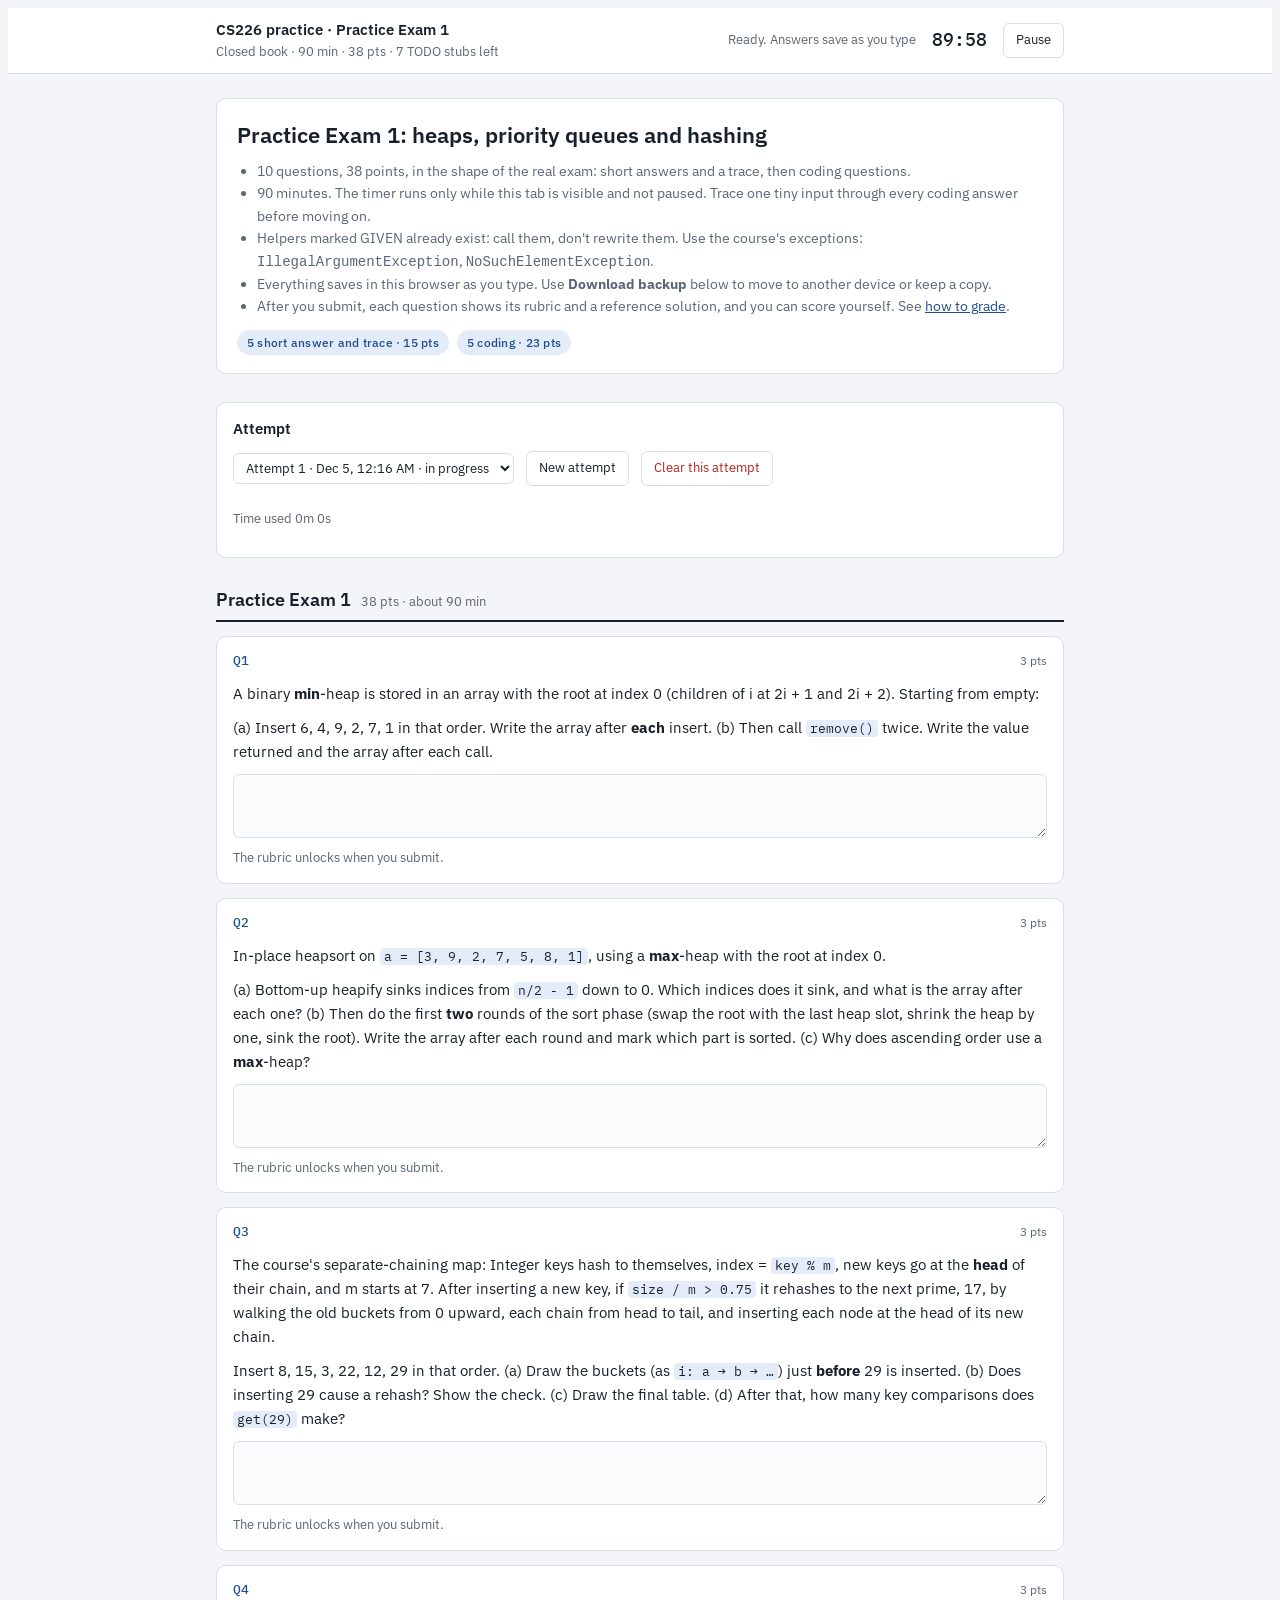
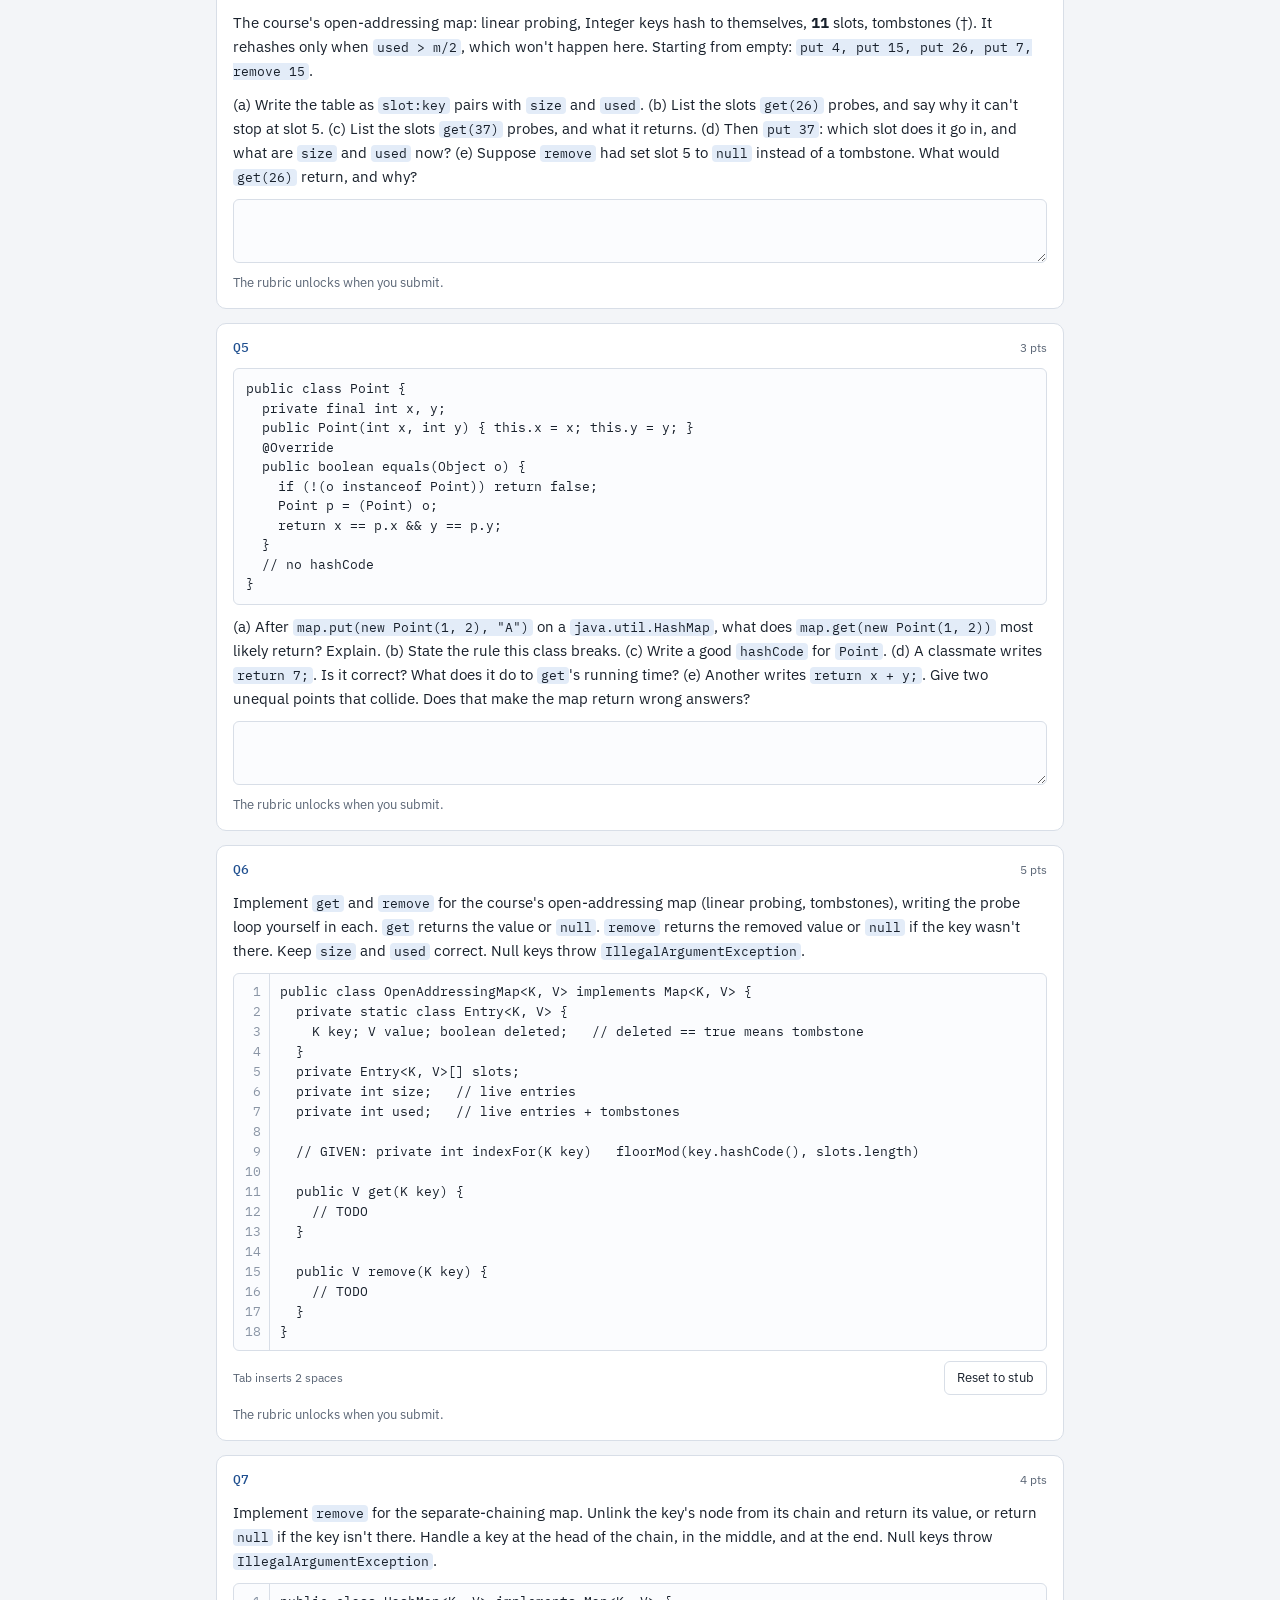
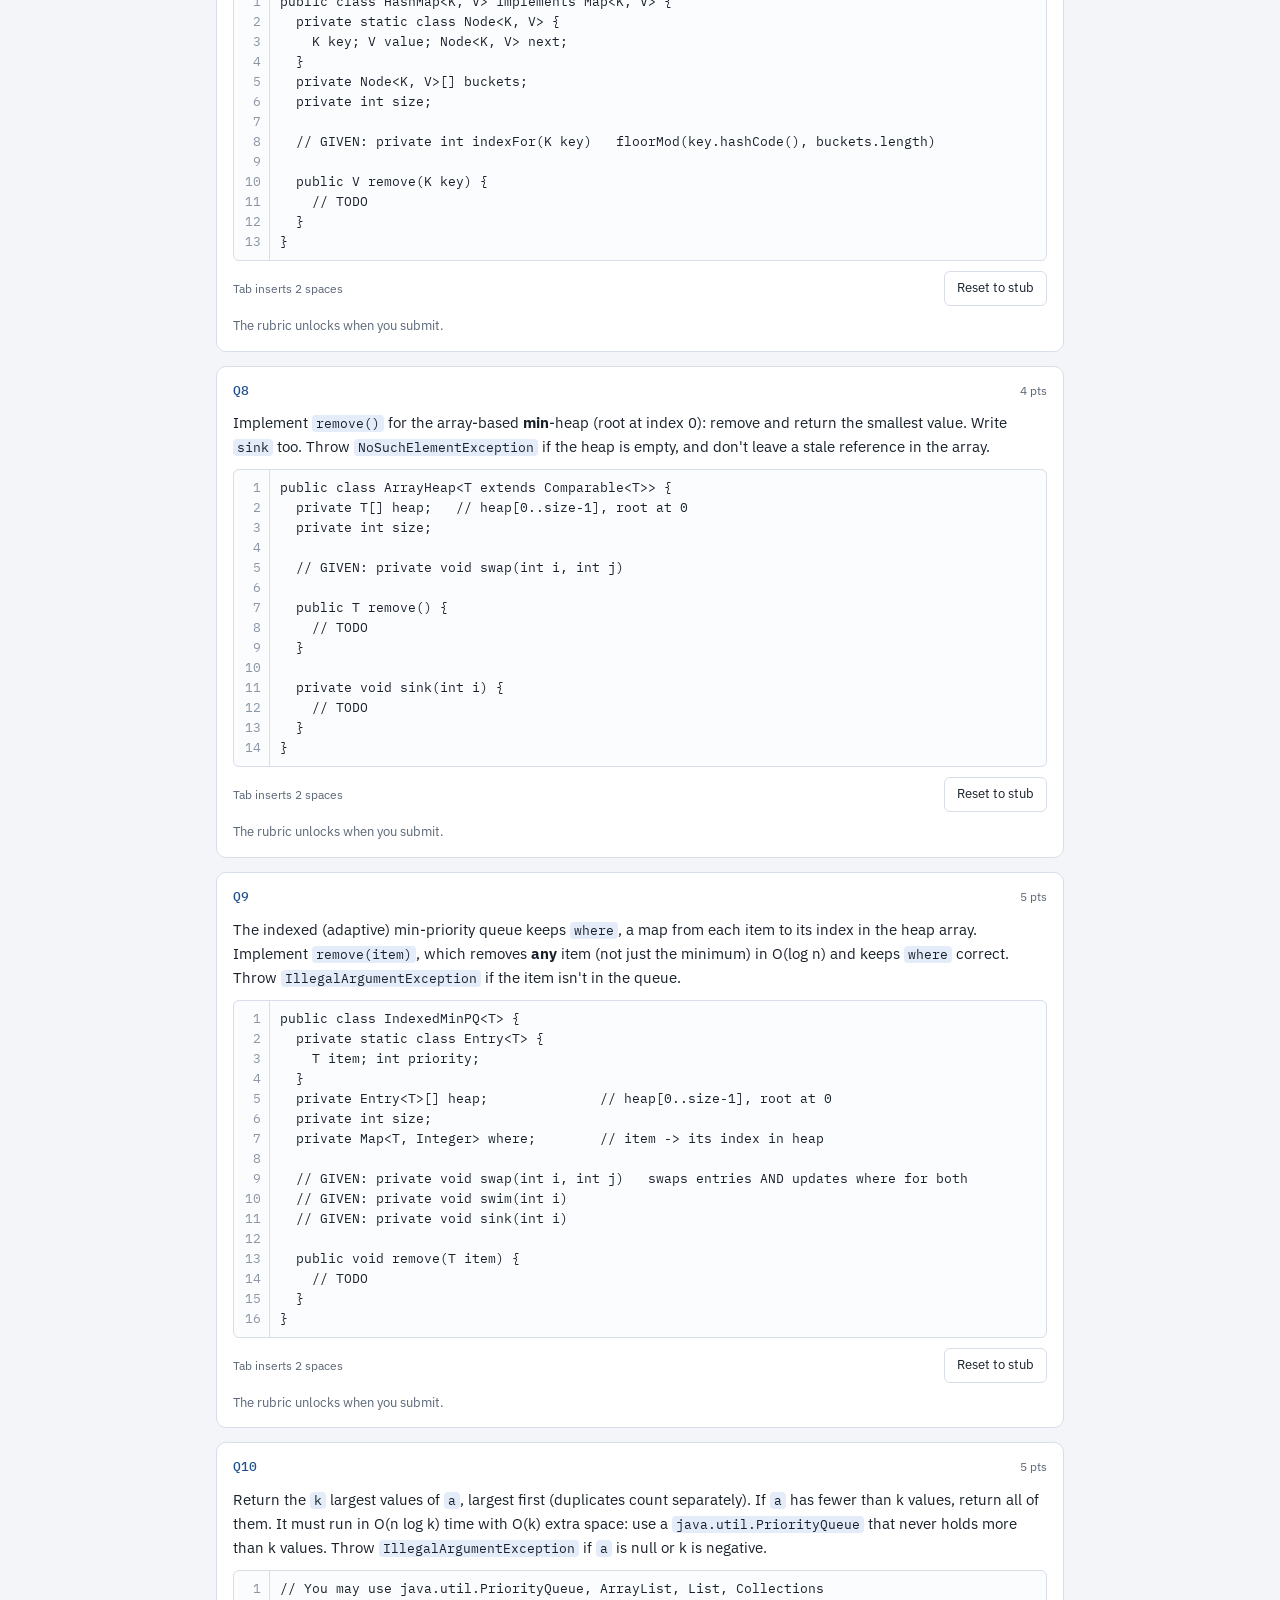
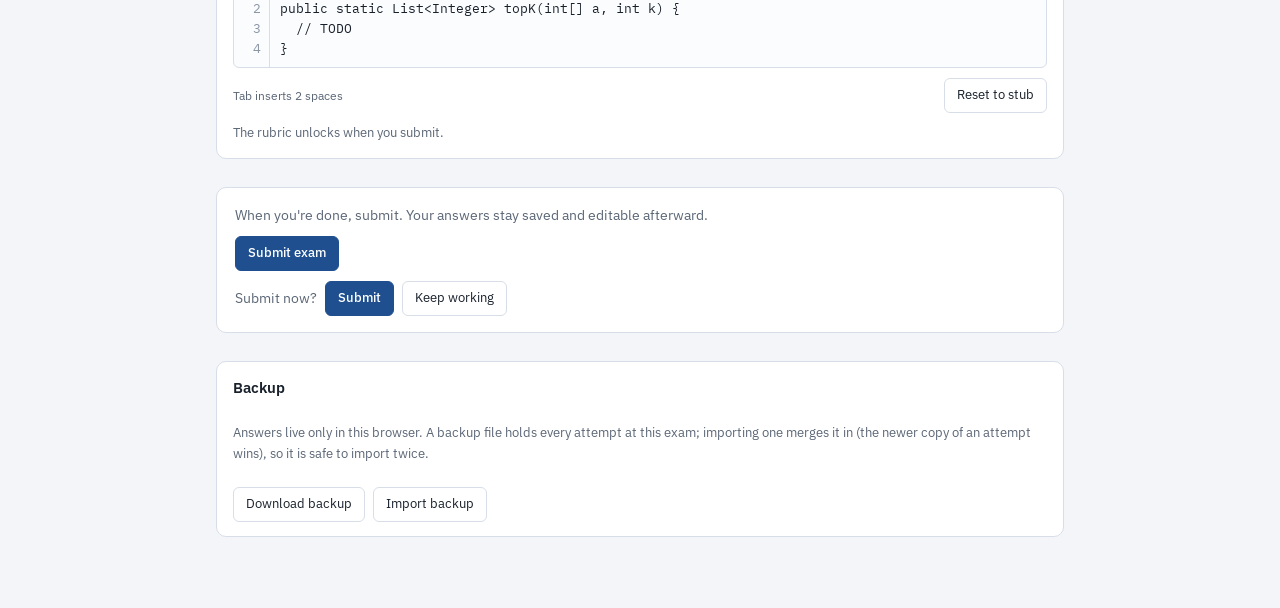
<file: exams/test3.html>
<!doctype html>
<html lang="en">
<head>
<meta charset="utf-8">
<meta name="viewport" content="width=device-width,initial-scale=1,viewport-fit=cover">
<title>CS226 Practice Exam 1</title>
<link rel="icon" href="data:image/svg+xml,%3Csvg xmlns=%27http://www.w3.org/2000/svg%27 viewBox=%270 0 16 16%27%3E%3Crect width=%2716%27 height=%2716%27 rx=%273%27 fill=%27%231f4f8f%27/%3E%3C/svg%3E">
<link rel="preconnect" href="https://fonts.googleapis.com">
<link rel="preconnect" href="https://fonts.gstatic.com" crossorigin>
<link rel="stylesheet" href="https://fonts.googleapis.com/css2?family=IBM+Plex+Sans:wght@400;500;600&family=IBM+Plex+Mono:wght@400;500&display=swap">
<link rel="stylesheet" href="../assets/site.css">
</head>
<body>
<div class="bar">
  <div class="bar-in">
    <div>
      <div class="bar-title"><a href="../index.html">CS226 practice</a> · Practice Exam 1</div>
      <div class="bar-sub">Closed book · 90 min · 38 pts · <span id="todoCount">0</span> TODO stubs left</div>
    </div>
    <span class="spacer"></span>
    <span class="status" id="status" aria-live="polite">Loading…</span>
    <span class="timer" id="timer" aria-label="Time remaining">90:00</span>
    <button id="pauseBtn" type="button">Pause</button>
  </div>
</div>

<main class="wrap">
  <div class="banner err" id="storageBanner" hidden><span class="msg"></span><button type="button" onclick="document.getElementById('exportBtn').click()">Download backup</button></div>
  <div class="banner" id="tabBanner" hidden><span class="msg">This exam was changed in another tab while you were typing here.</span><button type="button" id="loadTheirsBtn">Load the other tab's version</button><button type="button" id="keepMineBtn">Keep mine</button></div>

  <div class="cover">
    <h1>Practice Exam 1: heaps, priority queues and hashing</h1>
    <ul>
      <li>10 questions, 38 points, in the shape of the real exam: short answers and a trace, then coding questions.</li>
      <li>90 minutes. The timer runs only while this tab is visible and not paused. Trace one tiny input through every coding answer before moving on.</li>
      <li>Helpers marked GIVEN already exist: call them, don't rewrite them. Use the course's exceptions: <code>IllegalArgumentException</code>, <code>NoSuchElementException</code>.</li>
      <li>Everything saves in this browser as you type. Use <b>Download backup</b> below to move to another device or keep a copy.</li>
      <li>After you submit, each question shows its rubric and a reference solution, and you can score yourself. See <a href="https://github.com/ramlukn/cs226-exam3-practice/blob/main/docs/grading.md">how to grade</a>.</li>
    </ul>
    <div class="rubric"><span class="chip">5 short answer and trace · 15 pts</span><span class="chip">5 coding · 23 pts</span></div>
  </div>

  <div class="panel" aria-labelledby="attH">
    <h2 id="attH">Attempt</h2>
    <div class="attempt-row">
      <select id="attemptSelect" aria-label="Choose an attempt"></select>
      <button type="button" id="newAttemptBtn">New attempt</button>
      <button type="button" id="deleteAttemptBtn" class="danger">Delete this attempt</button>
    </div>
    <p class="small" id="attemptInfo"></p>
  </div>

  <section class="part" aria-labelledby="pa">
    <div class="part-h"><h2 id="pa">Practice Exam 1</h2><span>38 pts · about 90 min</span></div>
<div class="q"><div class="q-h"><span class="q-id">Q1</span><span class="q-pts">3 pts</span></div><p>A binary <b>min</b>-heap is stored in an array with the root at index 0 (children of i at 2i + 1 and 2i + 2). Starting from empty:</p>
<p>(a) Insert 6, 4, 9, 2, 7, 1 in that order. Write the array after <b>each</b> insert. (b) Then call <code>remove()</code> twice. Write the value returned and the array after each call.</p><textarea class="ans field ex" id="Q1" aria-label="Answer Q1"></textarea><p class="lock">The rubric unlocks when you submit.</p><details class="rub exam" hidden><summary>Rubric and reference solution</summary><p class="rub-h">3 pts. Start from 0 and add each item the answer earns; penalties come off at the end.</p><ul class="items"><li><b>+0.25</b><span>After 6, 4: [4, 6]</span></li><li><b>+0.25</b><span>After 9: [4, 6, 9]</span></li><li><b>+0.5</b><span>After 2: [2, 4, 9, 6] (2 swims from index 3 past 6 and 4)</span></li><li><b>+0.25</b><span>After 7: [2, 4, 9, 6, 7]</span></li><li><b>+0.5</b><span>After 1: [1, 4, 2, 6, 7, 9] (1 swims from index 5 past 9 and 2)</span></li><li><b>+0.5</b><span>First remove returns 1, array [2, 4, 9, 6, 7]</span></li><li><b>+0.75</b><span>Second remove returns 2, array [4, 6, 9, 7]</span></li><li class="pen"><b>−0.25</b><span>Sinks toward the larger child, or swims by comparing with a sibling instead of the parent. Apply once</span></li></ul><div class="refsol"><pre class="show">insert 6: [6]
insert 4: [4, 6]                 4 &lt; parent 6 → swap
insert 9: [4, 6, 9]
insert 2: [2, 4, 9, 6]           at 3, parent 1 (6) → swap; at 1, parent 0 (4) → swap
insert 7: [2, 4, 9, 6, 7]        parent 1 (4) is smaller → stays
insert 1: [1, 4, 2, 6, 7, 9]     at 5, parent 2 (9) → swap; at 2, parent 0 (2) → swap

remove → 1:  last (9) to root: [9, 4, 2, 6, 7]
             children 4, 2 → smaller is 2 → swap: [2, 4, 9, 6, 7]   (9 at index 2 is a leaf)
remove → 2:  last (7) to root: [7, 4, 9, 6]
             children 4, 9 → swap with 4: [4, 7, 9, 6]
             child of index 1 is 6 &lt; 7 → swap: [4, 6, 9, 7]</pre></div></details><label class="score" hidden>Your score <input type="number" class="sc" data-for="Q1" min="0" max="3" step="0.125" inputmode="decimal"> / 3</label></div>
<div class="q"><div class="q-h"><span class="q-id">Q2</span><span class="q-pts">3 pts</span></div><p>In-place heapsort on <code>a = [3, 9, 2, 7, 5, 8, 1]</code>, using a <b>max</b>-heap with the root at index 0.</p>
<p>(a) Bottom-up heapify sinks indices from <code>n/2 - 1</code> down to 0. Which indices does it sink, and what is the array after each one? (b) Then do the first <b>two</b> rounds of the sort phase (swap the root with the last heap slot, shrink the heap by one, sink the root). Write the array after each round and mark which part is sorted. (c) Why does ascending order use a <b>max</b>-heap?</p><textarea class="ans field ex" id="Q2" aria-label="Answer Q2"></textarea><p class="lock">The rubric unlocks when you submit.</p><details class="rub exam" hidden><summary>Rubric and reference solution</summary><p class="rub-h">3 pts. Start from 0 and add each item the answer earns; penalties come off at the end.</p><ul class="items"><li><b>+0.25</b><span>(a) Sinks indices 2, 1, 0 (n/2 - 1 = 2)</span></li><li><b>+0.5</b><span>(a) After index 2: [3, 9, 8, 7, 5, 2, 1]; index 1 changes nothing (9 ≥ 7, 5)</span></li><li><b>+0.5</b><span>(a) After index 0: [9, 7, 8, 3, 5, 2, 1] (3 sinks past 9, then past 7)</span></li><li><b>+0.5</b><span>(b) Round 1: [8, 7, 2, 3, 5, 1 | 9]</span></li><li><b>+0.75</b><span>(b) Round 2: [7, 5, 2, 3, 1 | 8, 9]</span></li><li><b>+0.5</b><span>(c) Each round puts the largest remaining value at the end of the unsorted part, so the sorted part grows from the right in ascending order</span></li><li class="pen"><b>−0.25</b><span>Sinks with the full array length after a swap, pulling sorted values back into the heap</span></li></ul><div class="refsol"><pre class="show">heapify, n = 7, start at 7/2 - 1 = 2
  i=2: 2 vs children 8, 1 → swap with 8   [3, 9, 8, 7, 5, 2, 1]
  i=1: 9 vs children 7, 5 → stays          [3, 9, 8, 7, 5, 2, 1]
  i=0: 3 vs 9, 8 → swap with 9             [9, 3, 8, 7, 5, 2, 1]
       3 vs 7, 5 → swap with 7             [9, 7, 8, 3, 5, 2, 1]
round 1: swap 9 ↔ 1 → [1, 7, 8, 3, 5, 2 | 9], sink 1 in size 6
         1 vs 7, 8 → 8; then 1 vs 2 → 2    [8, 7, 2, 3, 5, 1 | 9]
round 2: swap 8 ↔ 1 → [1, 7, 2, 3, 5 | 8, 9], sink 1 in size 5
         1 vs 7, 2 → 7; then 1 vs 3, 5 → 5 [7, 5, 2, 3, 1 | 8, 9]</pre>
<p>(c) The root of a max-heap is the largest value left, and the free slot after each swap is the end of the unsorted part, so values land in their final ascending positions from right to left.</p></div></details><label class="score" hidden>Your score <input type="number" class="sc" data-for="Q2" min="0" max="3" step="0.125" inputmode="decimal"> / 3</label></div>
<div class="q"><div class="q-h"><span class="q-id">Q3</span><span class="q-pts">3 pts</span></div><p>The course's separate-chaining map: Integer keys hash to themselves, index = <code>key % m</code>, new keys go at the <b>head</b> of their chain, and m starts at 7. After inserting a new key, if <code>size / m &gt; 0.75</code> it rehashes to the next prime, 17, by walking the old buckets from 0 upward, each chain from head to tail, and inserting each node at the head of its new chain.</p>
<p>Insert 8, 15, 3, 22, 12, 29 in that order. (a) Draw the buckets (as <code>i: a → b → …</code>) just <b>before</b> 29 is inserted. (b) Does inserting 29 cause a rehash? Show the check. (c) Draw the final table. (d) After that, how many key comparisons does <code>get(29)</code> make?</p><textarea class="ans field ex" id="Q3" aria-label="Answer Q3"></textarea><p class="lock">The rubric unlocks when you submit.</p><details class="rub exam" hidden><summary>Rubric and reference solution</summary><p class="rub-h">3 pts. Start from 0 and add each item the answer earns; penalties come off at the end.</p><ul class="items"><li><b>+0.75</b><span>(a) 1: 22 → 15 → 8, 3: 3, 5: 12 (newest at the head)</span></li><li><b>+0.5</b><span>(b) Yes: size 6, 6/7 ≈ 0.86 &gt; 0.75 (after 5 keys it was 5/7 ≈ 0.71, no rehash)</span></li><li><b>+0.5</b><span>(c) Reinsert order is 29, 22, 15, 8, 3, 12 (bucket 1 head to tail, then 3, then 5)</span></li><li><b>+0.75</b><span>(c) Final m = 17: 3: 3, 5: 22, 8: 8, 12: 12 → 29, 15: 15</span></li><li><b>+0.5</b><span>(d) 2: 12 is at the head of bucket 12, then 29</span></li><li class="pen"><b>−0.25</b><span>Inserts at the tail instead of the head. Apply once</span></li></ul><div class="refsol"><pre class="show">8 % 7 = 1   15 % 7 = 1   3 % 7 = 3   22 % 7 = 1   12 % 7 = 5   29 % 7 = 1
(a) before 29, size 5 (5/7 = 0.71):
    1: 22 → 15 → 8     3: 3     5: 12
(b) insert 29 → 1: 29 → 22 → 15 → 8; size 6, 6/7 = 0.86 &gt; 0.75 → rehash to 17
(c) walk: 29, 22, 15, 8 (bucket 1), 3, 12
    29 % 17 = 12   22 % 17 = 5   15 % 17 = 15   8 % 17 = 8   3   12 % 17 = 12
    3: 3     5: 22     8: 8     12: 12 → 29     15: 15
(d) get(29): bucket 12, compare with 12, then 29 → 2 comparisons</pre></div></details><label class="score" hidden>Your score <input type="number" class="sc" data-for="Q3" min="0" max="3" step="0.125" inputmode="decimal"> / 3</label></div>
<div class="q"><div class="q-h"><span class="q-id">Q4</span><span class="q-pts">3 pts</span></div><p>The course's open-addressing map: linear probing, Integer keys hash to themselves, <b>11</b> slots, tombstones (†). It rehashes only when <code>used &gt; m/2</code>, which won't happen here. Starting from empty: <code>put 4, put 15, put 26, put 7, remove 15</code>.</p>
<p>(a) Write the table as <code>slot:key</code> pairs with <code>size</code> and <code>used</code>. (b) List the slots <code>get(26)</code> probes, and say why it can't stop at slot 5. (c) List the slots <code>get(37)</code> probes, and what it returns. (d) Then <code>put 37</code>: which slot does it go in, and what are <code>size</code> and <code>used</code> now? (e) Suppose <code>remove</code> had set slot 5 to <code>null</code> instead of a tombstone. What would <code>get(26)</code> return, and why?</p><textarea class="ans field ex" id="Q4" aria-label="Answer Q4"></textarea><p class="lock">The rubric unlocks when you submit.</p><details class="rub exam" hidden><summary>Rubric and reference solution</summary><p class="rub-h">3 pts. Start from 0 and add each item the answer earns; penalties come off at the end.</p><ul class="items"><li><b>+0.5</b><span>(a) 4:4, 5:15†, 6:26, 7:7; size 3, used 4</span></li><li><b>+0.5</b><span>(b) 4, 5†, 6 (found). A tombstone means "something was here", so a key further along the probe path may still exist</span></li><li><b>+0.75</b><span>(c) 4, 5†, 6, 7, 8 (empty) → null. Only an empty slot ends the search</span></li><li><b>+0.75</b><span>(d) Slot 5, the first tombstone (after probing on to the empty slot 8 to make sure 37 isn't present); size 4, used 4</span></li><li><b>+0.5</b><span>(e) null (wrong): the search for 26 would stop at the empty slot 5 before reaching slot 6</span></li><li class="pen"><b>−0.25</b><span>Gives keys without slot numbers, or treats a tombstone as the end of a search. Apply once</span></li></ul><div class="refsol"><pre class="show">put 4 → 4    put 15 → 15 % 11 = 4, taken → 5    put 26 → 4, 5 → 6    put 7 → 7
remove 15 → 5 becomes 15†
(a) 4:4  5:15†  6:26  7:7      size 3, used 4
(b) get 26: 4 (4), 5 (†, keep going), 6 (26) → found
(c) get 37: 37 % 11 = 4 → 4, 5†, 6, 7, 8 empty → null
(d) put 37: same path; first tombstone was 5, ends at empty 8 (not present) → store at 5
    size 4, used 4 (reusing a tombstone doesn't change used)
(e) get 26 would probe 4, then 5 = null → stop → null, though 26 is at 6</pre></div></details><label class="score" hidden>Your score <input type="number" class="sc" data-for="Q4" min="0" max="3" step="0.125" inputmode="decimal"> / 3</label></div>
<div class="q"><div class="q-h"><span class="q-id">Q5</span><span class="q-pts">3 pts</span></div><pre class="show">public class Point {
  private final int x, y;
  public Point(int x, int y) { this.x = x; this.y = y; }
  @Override
  public boolean equals(Object o) {
    if (!(o instanceof Point)) return false;
    Point p = (Point) o;
    return x == p.x &amp;&amp; y == p.y;
  }
  // no hashCode
}</pre>
<p>(a) After <code>map.put(new Point(1, 2), "A")</code> on a <code>java.util.HashMap</code>, what does <code>map.get(new Point(1, 2))</code> most likely return? Explain. (b) State the rule this class breaks. (c) Write a good <code>hashCode</code> for <code>Point</code>. (d) A classmate writes <code>return 7;</code>. Is it correct? What does it do to <code>get</code>'s running time? (e) Another writes <code>return x + y;</code>. Give two unequal points that collide. Does that make the map return wrong answers?</p><textarea class="ans field ex" id="Q5" aria-label="Answer Q5"></textarea><p class="lock">The rubric unlocks when you submit.</p><details class="rub exam" hidden><summary>Rubric and reference solution</summary><p class="rub-h">3 pts. Start from 0 and add each item the answer earns; penalties come off at the end.</p><ul class="items"><li><b>+0.5</b><span>(a) null: the default hashCode is based on object identity, so the two equal points almost certainly land in different buckets and get never calls equals on the stored one</span></li><li><b>+0.5</b><span>(b) Equal objects must have equal hash codes (override hashCode whenever you override equals)</span></li><li><b>+0.75</b><span>(c) Combines both fields, e.g. <code>31 * x + y</code> or <code>Objects.hash(x, y)</code>, using only the fields equals uses</span></li><li><b>+0.75</b><span>(d) Correct (equal points get equal codes) but every key collides into one bucket: get becomes O(n)</span></li><li><b>+0.5</b><span>(e) e.g. (1, 2) and (2, 1). Still correct: collisions only cost time, because equals decides matches</span></li><li class="pen"><b>−0.25</b><span>Says a collision makes get return the wrong value</span></li></ul><div class="refsol"><pre class="show">@Override
public int hashCode() {
  return 31 * x + y;        // or Objects.hash(x, y)
}</pre>
<p>The contract only goes one way: <code>a.equals(b)</code> ⇒ <code>a.hashCode() == b.hashCode()</code>. Unequal objects may share a code; that is a collision, which the map handles with equals. A constant hashCode keeps the rule but turns the table into one long chain.</p></div></details><label class="score" hidden>Your score <input type="number" class="sc" data-for="Q5" min="0" max="3" step="0.125" inputmode="decimal"> / 3</label></div>
<div class="q"><div class="q-h"><span class="q-id">Q6</span><span class="q-pts">5 pts</span></div><p>Implement <code>get</code> and <code>remove</code> for the course's open-addressing map (linear probing, tombstones), writing the probe loop yourself in each. <code>get</code> returns the value or <code>null</code>. <code>remove</code> returns the removed value or <code>null</code> if the key wasn't there. Keep <code>size</code> and <code>used</code> correct. Null keys throw <code>IllegalArgumentException</code>.</p><div class="ed"><div class="ln" aria-hidden="true"></div><textarea class="code field ex" id="Q6" spellcheck="false" autocomplete="off" autocapitalize="off" aria-label="Code for Q6">public class OpenAddressingMap&lt;K, V&gt; implements Map&lt;K, V&gt; {
  private static class Entry&lt;K, V&gt; {
    K key; V value; boolean deleted;   // deleted == true means tombstone
  }
  private Entry&lt;K, V&gt;[] slots;
  private int size;   // live entries
  private int used;   // live entries + tombstones

  // GIVEN: private int indexFor(K key)   floorMod(key.hashCode(), slots.length)

  public V get(K key) {
    // TODO
  }

  public V remove(K key) {
    // TODO
  }
}</textarea></div><div class="ed-foot"><span>Tab inserts 2 spaces</span><span class="spacer"></span><button type="button" class="resetBtn" data-for="Q6">Reset to stub</button></div><p class="lock">The rubric unlocks when you submit.</p><details class="rub exam" hidden><summary>Rubric and reference solution</summary><p class="rub-h">5 pts. Start from 0 and add each item the answer earns; penalties come off at the end.</p><ul class="items"><li><b>+0.25</b><span>Both throw <code>IllegalArgumentException</code> for a null key</span></li><li><b>+0.5</b><span>Both start at <code>indexFor(key)</code></span></li><li><b>+0.75</b><span>Both loop until an empty (null) slot, not until the first tombstone</span></li><li><b>+0.75</b><span>Both skip tombstones when matching: <code>!slots[i].deleted &amp;&amp; slots[i].key.equals(key)</code></span></li><li><b>+0.5</b><span>Both step with <code>i = (i + 1) % slots.length</code></span></li><li><b>+0.5</b><span>get returns the value on a match, null after the loop</span></li><li><b>+0.75</b><span>remove marks the entry <code>deleted = true</code> (doesn't set the slot to null)</span></li><li><b>+0.5</b><span>remove decrements <code>size</code> and leaves <code>used</code> unchanged</span></li><li><b>+0.5</b><span>remove returns the old value, or null if not found</span></li><li class="pen"><b>−1</b><span>remove sets the slot to null, breaking the search for keys further along</span></li><li class="pen"><b>−0.5</b><span>Stops searching at a tombstone</span></li><li class="pen"><b>−0.25</b><span>Compares keys with <code>==</code></span></li><li class="pen"><b>−0.125</b><span>Minor logic or major syntax errors showing lack of understanding</span></li></ul><div class="refsol"><pre class="show">public V get(K key) {
  if (key == null) throw new IllegalArgumentException();
  int i = indexFor(key);
  while (slots[i] != null) {                       // only an empty slot ends the search
    if (!slots[i].deleted &amp;&amp; slots[i].key.equals(key)) return slots[i].value;
    i = (i + 1) % slots.length;                    // tombstone or other key: keep going
  }
  return null;
}

public V remove(K key) {
  if (key == null) throw new IllegalArgumentException();
  int i = indexFor(key);
  while (slots[i] != null) {
    if (!slots[i].deleted &amp;&amp; slots[i].key.equals(key)) {
      V old = slots[i].value;
      slots[i].deleted = true;                     // tombstone, NOT null: keeps later probe paths intact
      size--;                                      // used stays the same: the slot is still taken
      return old;
    }
    i = (i + 1) % slots.length;
  }
  return null;
}</pre><p><code>used</code> counts slots that aren't null. A tombstone is still not null, so removing a key changes <code>size</code> but not <code>used</code>. Only a rehash clears tombstones.</p></div></details><label class="score" hidden>Your score <input type="number" class="sc" data-for="Q6" min="0" max="5" step="0.125" inputmode="decimal"> / 5</label></div>
<div class="q"><div class="q-h"><span class="q-id">Q7</span><span class="q-pts">4 pts</span></div><p>Implement <code>remove</code> for the separate-chaining map. Unlink the key's node from its chain and return its value, or return <code>null</code> if the key isn't there. Handle a key at the head of the chain, in the middle, and at the end. Null keys throw <code>IllegalArgumentException</code>.</p><div class="ed"><div class="ln" aria-hidden="true"></div><textarea class="code field ex" id="Q7" spellcheck="false" autocomplete="off" autocapitalize="off" aria-label="Code for Q7">public class HashMap&lt;K, V&gt; implements Map&lt;K, V&gt; {
  private static class Node&lt;K, V&gt; {
    K key; V value; Node&lt;K, V&gt; next;
  }
  private Node&lt;K, V&gt;[] buckets;
  private int size;

  // GIVEN: private int indexFor(K key)   floorMod(key.hashCode(), buckets.length)

  public V remove(K key) {
    // TODO
  }
}</textarea></div><div class="ed-foot"><span>Tab inserts 2 spaces</span><span class="spacer"></span><button type="button" class="resetBtn" data-for="Q7">Reset to stub</button></div><p class="lock">The rubric unlocks when you submit.</p><details class="rub exam" hidden><summary>Rubric and reference solution</summary><p class="rub-h">4 pts. Start from 0 and add each item the answer earns; penalties come off at the end.</p><ul class="items"><li><b>+0.25</b><span>Throws <code>IllegalArgumentException</code> for a null key</span></li><li><b>+0.5</b><span>Finds the bucket with <code>indexFor(key)</code></span></li><li><b>+0.75</b><span>Walks the chain keeping a <code>prev</code> pointer (or checks <code>curr.next</code> ahead)</span></li><li><b>+0.5</b><span>Matches with <code>equals</code></span></li><li><b>+0.75</b><span>Head case: <code>buckets[i] = curr.next</code></span></li><li><b>+0.5</b><span>Middle or end: <code>prev.next = curr.next</code></span></li><li><b>+0.5</b><span>Decrements size only when a node is removed</span></li><li><b>+0.25</b><span>Returns the removed value, or null when not found</span></li><li class="pen"><b>−0.5</b><span>Doesn't handle the head separately, so removing the first node either crashes on a null prev or leaves it in place</span></li><li class="pen"><b>−0.25</b><span>Compares keys with <code>==</code></span></li><li class="pen"><b>−0.125</b><span>Minor logic or major syntax errors showing lack of understanding</span></li></ul><div class="refsol"><pre class="show">public V remove(K key) {
  if (key == null) throw new IllegalArgumentException();
  int i = indexFor(key);
  Node&lt;K, V&gt; prev = null, curr = buckets[i];
  while (curr != null &amp;&amp; !curr.key.equals(key)) {   // walk with a trailing pointer
    prev = curr;
    curr = curr.next;
  }
  if (curr == null) return null;                    // not in this chain
  if (prev == null) buckets[i] = curr.next;         // removing the head
  else prev.next = curr.next;                       // removing from the middle or end
  size--;
  return curr.value;
}</pre></div></details><label class="score" hidden>Your score <input type="number" class="sc" data-for="Q7" min="0" max="4" step="0.125" inputmode="decimal"> / 4</label></div>
<div class="q"><div class="q-h"><span class="q-id">Q8</span><span class="q-pts">4 pts</span></div><p>Implement <code>remove()</code> for the array-based <b>min</b>-heap (root at index 0): remove and return the smallest value. Write <code>sink</code> too. Throw <code>NoSuchElementException</code> if the heap is empty, and don't leave a stale reference in the array.</p><div class="ed"><div class="ln" aria-hidden="true"></div><textarea class="code field ex" id="Q8" spellcheck="false" autocomplete="off" autocapitalize="off" aria-label="Code for Q8">public class ArrayHeap&lt;T extends Comparable&lt;T&gt;&gt; {
  private T[] heap;   // heap[0..size-1], root at 0
  private int size;

  // GIVEN: private void swap(int i, int j)

  public T remove() {
    // TODO
  }

  private void sink(int i) {
    // TODO
  }
}</textarea></div><div class="ed-foot"><span>Tab inserts 2 spaces</span><span class="spacer"></span><button type="button" class="resetBtn" data-for="Q8">Reset to stub</button></div><p class="lock">The rubric unlocks when you submit.</p><details class="rub exam" hidden><summary>Rubric and reference solution</summary><p class="rub-h">4 pts. Start from 0 and add each item the answer earns; penalties come off at the end.</p><ul class="items"><li><b>+0.25</b><span>Throws <code>NoSuchElementException</code> when <code>size == 0</code></span></li><li><b>+0.25</b><span>Saves <code>heap[0]</code> to return</span></li><li><b>+0.5</b><span>Moves the last value to the root, nulls the old last slot, decrements size</span></li><li><b>+0.25</b><span>Calls <code>sink(0)</code> and returns the saved value</span></li><li><b>+0.5</b><span>sink loops while i has a left child: <code>2 * i + 1 &lt; size</code></span></li><li><b>+0.75</b><span>Picks the <b>smaller</b> child, checking <code>2 * i + 2 &lt; size</code> before using the right one</span></li><li><b>+0.75</b><span>Stops when <code>heap[i]</code> ≤ that child, otherwise swaps</span></li><li><b>+0.75</b><span>Continues from the child's index (<code>i = c</code>)</span></li><li class="pen"><b>−0.5</b><span>Compares with <code>&lt;</code>/<code>&gt;</code> on objects instead of <code>compareTo</code></span></li><li class="pen"><b>−0.25</b><span>Uses <code>heap.length</code> instead of <code>size</code> as the bound</span></li><li class="pen"><b>−0.125</b><span>Minor logic or major syntax errors showing lack of understanding</span></li></ul><div class="refsol"><pre class="show">public T remove() {
  if (size == 0) throw new NoSuchElementException();
  T best = heap[0];
  heap[0] = heap[size - 1];        // last value moves to the root
  heap[size - 1] = null;           // no stale reference
  size--;
  sink(0);
  return best;
}

private void sink(int i) {
  while (2 * i + 1 &lt; size) {                         // i has at least a left child
    int c = 2 * i + 1;
    if (c + 1 &lt; size &amp;&amp; heap[c + 1].compareTo(heap[c]) &lt; 0) c++;   // the smaller child
    if (heap[i].compareTo(heap[c]) &lt;= 0) break;      // already in order
    swap(i, c);
    i = c;
  }
}</pre></div></details><label class="score" hidden>Your score <input type="number" class="sc" data-for="Q8" min="0" max="4" step="0.125" inputmode="decimal"> / 4</label></div>
<div class="q"><div class="q-h"><span class="q-id">Q9</span><span class="q-pts">5 pts</span></div><p>The indexed (adaptive) min-priority queue keeps <code>where</code>, a map from each item to its index in the heap array. Implement <code>remove(item)</code>, which removes <b>any</b> item (not just the minimum) in O(log n) and keeps <code>where</code> correct. Throw <code>IllegalArgumentException</code> if the item isn't in the queue.</p><div class="ed"><div class="ln" aria-hidden="true"></div><textarea class="code field ex" id="Q9" spellcheck="false" autocomplete="off" autocapitalize="off" aria-label="Code for Q9">public class IndexedMinPQ&lt;T&gt; {
  private static class Entry&lt;T&gt; {
    T item; int priority;
  }
  private Entry&lt;T&gt;[] heap;              // heap[0..size-1], root at 0
  private int size;
  private Map&lt;T, Integer&gt; where;        // item -&gt; its index in heap

  // GIVEN: private void swap(int i, int j)   swaps entries AND updates where for both
  // GIVEN: private void swim(int i)
  // GIVEN: private void sink(int i)

  public void remove(T item) {
    // TODO
  }
}</textarea></div><div class="ed-foot"><span>Tab inserts 2 spaces</span><span class="spacer"></span><button type="button" class="resetBtn" data-for="Q9">Reset to stub</button></div><p class="lock">The rubric unlocks when you submit.</p><details class="rub exam" hidden><summary>Rubric and reference solution</summary><p class="rub-h">5 pts. Start from 0 and add each item the answer earns; penalties come off at the end.</p><ul class="items"><li><b>+0.5</b><span>Looks up the index with <code>where.get(item)</code></span></li><li><b>+0.25</b><span>Throws <code>IllegalArgumentException</code> when it isn't there</span></li><li><b>+0.75</b><span>Swaps the item's slot with the last slot (<code>size - 1</code>)</span></li><li><b>+0.75</b><span>Removes the item from <code>where</code></span></li><li><b>+0.5</b><span>Nulls the old last slot and decrements size</span></li><li><b>+0.75</b><span>Skips the fix-up when the removed item was in the last slot</span></li><li><b>+1</b><span>Restores order at index i with <b>both</b> <code>swim(i)</code> and <code>sink(i)</code> (the moved entry may need to go either way)</span></li><li><b>+0.5</b><span>Uses the GIVEN swap so the moved entry's map index is updated</span></li><li class="pen"><b>−0.5</b><span>Only sinks (or only swims) after the move</span></li><li class="pen"><b>−0.5</b><span>Searches the array for the item instead of using the map (O(n))</span></li><li class="pen"><b>−0.25</b><span>Leaves the removed item in <code>where</code></span></li><li class="pen"><b>−0.125</b><span>Minor logic or major syntax errors showing lack of understanding</span></li></ul><div class="refsol"><pre class="show">public void remove(T item) {
  Integer i = where.get(item);
  if (i == null) throw new IllegalArgumentException();
  int last = size - 1;
  swap(i, last);                 // item goes to the end; the last entry fills its slot
  where.remove(item);            // forget the removed item
  heap[last] = null;
  size--;
  if (i &lt; size) {                // unless we removed the last slot itself,
    swim(i);                     // the moved entry may be smaller than its new parent
    sink(i);                     // or larger than its new children
  }
}</pre><p>Unlike <code>removeMin</code>, the hole can be anywhere, so the last entry that fills it may be smaller than its new parent (needs swim) or larger than its new children (needs sink). Calling both is safe: at most one of them moves anything.</p></div></details><label class="score" hidden>Your score <input type="number" class="sc" data-for="Q9" min="0" max="5" step="0.125" inputmode="decimal"> / 5</label></div>
<div class="q"><div class="q-h"><span class="q-id">Q10</span><span class="q-pts">5 pts</span></div><p>Return the <code>k</code> largest values of <code>a</code>, largest first (duplicates count separately). If <code>a</code> has fewer than k values, return all of them. It must run in O(n log k) time with O(k) extra space: use a <code>java.util.PriorityQueue</code> that never holds more than k values. Throw <code>IllegalArgumentException</code> if <code>a</code> is null or k is negative.</p><div class="ed"><div class="ln" aria-hidden="true"></div><textarea class="code field ex" id="Q10" spellcheck="false" autocomplete="off" autocapitalize="off" aria-label="Code for Q10">// You may use java.util.PriorityQueue, ArrayList, List, Collections
public static List&lt;Integer&gt; topK(int[] a, int k) {
  // TODO
}</textarea></div><div class="ed-foot"><span>Tab inserts 2 spaces</span><span class="spacer"></span><button type="button" class="resetBtn" data-for="Q10">Reset to stub</button></div><p class="lock">The rubric unlocks when you submit.</p><details class="rub exam" hidden><summary>Rubric and reference solution</summary><p class="rub-h">5 pts. Start from 0 and add each item the answer earns; penalties come off at the end.</p><ul class="items"><li><b>+0.25</b><span>Throws <code>IllegalArgumentException</code> for null or negative k</span></li><li><b>+1</b><span>Uses a <b>min</b>-heap (the default PriorityQueue): its root is the smallest of the current top k</span></li><li><b>+0.75</b><span>Adds freely while it holds fewer than k values</span></li><li><b>+1</b><span>Once full, adds x only if <code>x &gt; peek()</code>, removing the root first</span></li><li><b>+0.75</b><span>Never holds more than k values</span></li><li><b>+0.5</b><span>Handles k = 0 without crashing</span></li><li><b>+0.75</b><span>Empties the queue into a list and reverses it, so the largest is first</span></li><li class="pen"><b>−1</b><span>Puts all n values into the queue (O(n log n) time, O(n) space)</span></li><li class="pen"><b>−0.5</b><span>Uses a max-heap of size k, which throws away the largest values instead of the smallest</span></li><li class="pen"><b>−0.5</b><span>Sorts the whole array</span></li><li class="pen"><b>−0.125</b><span>Minor logic or major syntax errors showing lack of understanding</span></li></ul><div class="refsol"><pre class="show">public static List&lt;Integer&gt; topK(int[] a, int k) {
  if (a == null || k &lt; 0) throw new IllegalArgumentException();
  PriorityQueue&lt;Integer&gt; pq = new PriorityQueue&lt;&gt;();   // MIN-heap of the k largest seen so far
  for (int x : a) {
    if (pq.size() &lt; k) {
      pq.add(x);
    } else if (k &gt; 0 &amp;&amp; x &gt; pq.peek()) {   // beats the smallest of the current top k
      pq.remove();
      pq.add(x);
    }
  }
  List&lt;Integer&gt; out = new ArrayList&lt;&gt;();
  while (!pq.isEmpty()) out.add(pq.remove());   // comes out smallest first
  Collections.reverse(out);                     // largest first
  return out;
}</pre><p>The counter-intuitive part: to keep the <i>largest</i> k you use a <i>min</i>-heap, because the value you may need to throw out next is the smallest of the ones you're keeping. Each of the n values costs at most one O(log k) remove and add.</p></div></details><label class="score" hidden>Your score <input type="number" class="sc" data-for="Q10" min="0" max="5" step="0.125" inputmode="decimal"> / 5</label></div>
  </section>

  <div class="submit" id="submitBox">
    <p class="note" id="submitNote">When you're done, submit. Your answers stay saved and editable afterward.</p>
    <div class="row" id="submitRow"><button type="button" class="primary" id="submitBtn">Submit exam</button></div>
    <div class="row" id="confirmRow" hidden>
      <span class="note" id="confirmText">Submit now?</span>
      <button type="button" class="primary" id="confirmBtn">Submit</button>
      <button type="button" id="cancelBtn">Keep working</button>
    </div>
    <div id="doneRow" hidden>
      <p class="tally">Self-graded: <b id="tally">0</b> / 38 <span class="note" id="tallyNote"></span></p>
      <p class="note">Score each question in the box under its rubric. For a second opinion, copy the grading prompt into Claude (or another AI) or send the answers file to a friend.</p>
      <div class="row" style="margin-top:8px">
        <button type="button" id="copyPromptBtn">Copy grading prompt</button>
        <button type="button" id="downloadMdBtn">Download answers (.md)</button>
        <span class="note" id="copyMsg"></span>
      </div>
      <textarea id="copyBox" hidden readonly aria-label="Grading prompt"></textarea>
    </div>
  </div>

  <div class="panel" aria-labelledby="bkH">
    <h2 id="bkH">Backup</h2>
    <p class="small">Answers live only in this browser. A backup file holds every attempt at this exam; importing one merges it in (the newer copy of an attempt wins), so it is safe to import twice.</p>
    <div class="row">
      <button type="button" id="exportBtn">Download backup</button>
      <label class="file-btn"><button type="button" onclick="this.nextElementSibling.click()">Import backup</button><input type="file" id="importInput" accept="application/json,.json"></label>
    </div>
  </div>

  
</main>
<div class="toast" id="toast" role="status" aria-live="polite" hidden></div>
<script type="application/json" id="exam-spec">{"id": "test3", "title": "Practice Exam 1", "minutes": 90, "total": 38, "questions": [{"id": "Q1", "pts": 3, "kind": "text", "exam": true, "prompt": "A binary min-heap is stored in an array with the root at index 0 (children of i at 2i + 1 and 2i + 2). Starting from empty:\n\n(a) Insert 6, 4, 9, 2, 7, 1 in that order. Write the array after each insert. (b) Then call remove() twice. Write the value returned and the array after each call.", "stub": "", "rubric": [[0.25, "After 6, 4: [4, 6]"], [0.25, "After 9: [4, 6, 9]"], [0.5, "After 2: [2, 4, 9, 6] (2 swims from index 3 past 6 and 4)"], [0.25, "After 7: [2, 4, 9, 6, 7]"], [0.5, "After 1: [1, 4, 2, 6, 7, 9] (1 swims from index 5 past 9 and 2)"], [0.5, "First remove returns 1, array [2, 4, 9, 6, 7]"], [0.75, "Second remove returns 2, array [4, 6, 9, 7]"]], "pen": [[-0.25, "Sinks toward the larger child, or swims by comparing with a sibling instead of the parent. Apply once"]], "reference": "insert 6: [6]\ninsert 4: [4, 6]                 4 < parent 6 → swap\ninsert 9: [4, 6, 9]\ninsert 2: [2, 4, 9, 6]           at 3, parent 1 (6) → swap; at 1, parent 0 (4) → swap\ninsert 7: [2, 4, 9, 6, 7]        parent 1 (4) is smaller → stays\ninsert 1: [1, 4, 2, 6, 7, 9]     at 5, parent 2 (9) → swap; at 2, parent 0 (2) → swap\n\nremove → 1:  last (9) to root: [9, 4, 2, 6, 7]\n             children 4, 2 → smaller is 2 → swap: [2, 4, 9, 6, 7]   (9 at index 2 is a leaf)\nremove → 2:  last (7) to root: [7, 4, 9, 6]\n             children 4, 9 → swap with 4: [4, 7, 9, 6]\n             child of index 1 is 6 < 7 → swap: [4, 6, 9, 7]"}, {"id": "Q2", "pts": 3, "kind": "text", "exam": true, "prompt": "In-place heapsort on a = [3, 9, 2, 7, 5, 8, 1], using a max-heap with the root at index 0.\n\n(a) Bottom-up heapify sinks indices from n/2 - 1 down to 0. Which indices does it sink, and what is the array after each one? (b) Then do the first two rounds of the sort phase (swap the root with the last heap slot, shrink the heap by one, sink the root). Write the array after each round and mark which part is sorted. (c) Why does ascending order use a max-heap?", "stub": "", "rubric": [[0.25, "(a) Sinks indices 2, 1, 0 (n/2 - 1 = 2)"], [0.5, "(a) After index 2: [3, 9, 8, 7, 5, 2, 1]; index 1 changes nothing (9 ≥ 7, 5)"], [0.5, "(a) After index 0: [9, 7, 8, 3, 5, 2, 1] (3 sinks past 9, then past 7)"], [0.5, "(b) Round 1: [8, 7, 2, 3, 5, 1 | 9]"], [0.75, "(b) Round 2: [7, 5, 2, 3, 1 | 8, 9]"], [0.5, "(c) Each round puts the largest remaining value at the end of the unsorted part, so the sorted part grows from the right in ascending order"]], "pen": [[-0.25, "Sinks with the full array length after a swap, pulling sorted values back into the heap"]], "reference": "heapify, n = 7, start at 7/2 - 1 = 2\n  i=2: 2 vs children 8, 1 → swap with 8   [3, 9, 8, 7, 5, 2, 1]\n  i=1: 9 vs children 7, 5 → stays          [3, 9, 8, 7, 5, 2, 1]\n  i=0: 3 vs 9, 8 → swap with 9             [9, 3, 8, 7, 5, 2, 1]\n       3 vs 7, 5 → swap with 7             [9, 7, 8, 3, 5, 2, 1]\nround 1: swap 9 ↔ 1 → [1, 7, 8, 3, 5, 2 | 9], sink 1 in size 6\n         1 vs 7, 8 → 8; then 1 vs 2 → 2    [8, 7, 2, 3, 5, 1 | 9]\nround 2: swap 8 ↔ 1 → [1, 7, 2, 3, 5 | 8, 9], sink 1 in size 5\n         1 vs 7, 2 → 7; then 1 vs 3, 5 → 5 [7, 5, 2, 3, 1 | 8, 9]\n(c) The root of a max-heap is the largest value left, and the free slot after each swap is the end of the unsorted part, so values land in their final ascending positions from right to left."}, {"id": "Q3", "pts": 3, "kind": "text", "exam": true, "prompt": "The course's separate-chaining map: Integer keys hash to themselves, index = key % m, new keys go at the head of their chain, and m starts at 7. After inserting a new key, if size / m > 0.75 it rehashes to the next prime, 17, by walking the old buckets from 0 upward, each chain from head to tail, and inserting each node at the head of its new chain.\n\nInsert 8, 15, 3, 22, 12, 29 in that order. (a) Draw the buckets (as i: a → b → …) just before 29 is inserted. (b) Does inserting 29 cause a rehash? Show the check. (c) Draw the final table. (d) After that, how many key comparisons does get(29) make?", "stub": "", "rubric": [[0.75, "(a) 1: 22 → 15 → 8, 3: 3, 5: 12 (newest at the head)"], [0.5, "(b) Yes: size 6, 6/7 ≈ 0.86 > 0.75 (after 5 keys it was 5/7 ≈ 0.71, no rehash)"], [0.5, "(c) Reinsert order is 29, 22, 15, 8, 3, 12 (bucket 1 head to tail, then 3, then 5)"], [0.75, "(c) Final m = 17: 3: 3, 5: 22, 8: 8, 12: 12 → 29, 15: 15"], [0.5, "(d) 2: 12 is at the head of bucket 12, then 29"]], "pen": [[-0.25, "Inserts at the tail instead of the head. Apply once"]], "reference": "8 % 7 = 1   15 % 7 = 1   3 % 7 = 3   22 % 7 = 1   12 % 7 = 5   29 % 7 = 1\n(a) before 29, size 5 (5/7 = 0.71):\n    1: 22 → 15 → 8     3: 3     5: 12\n(b) insert 29 → 1: 29 → 22 → 15 → 8; size 6, 6/7 = 0.86 > 0.75 → rehash to 17\n(c) walk: 29, 22, 15, 8 (bucket 1), 3, 12\n    29 % 17 = 12   22 % 17 = 5   15 % 17 = 15   8 % 17 = 8   3   12 % 17 = 12\n    3: 3     5: 22     8: 8     12: 12 → 29     15: 15\n(d) get(29): bucket 12, compare with 12, then 29 → 2 comparisons"}, {"id": "Q4", "pts": 3, "kind": "text", "exam": true, "prompt": "The course's open-addressing map: linear probing, Integer keys hash to themselves, 11 slots, tombstones (†). It rehashes only when used > m/2, which won't happen here. Starting from empty: put 4, put 15, put 26, put 7, remove 15.\n\n(a) Write the table as slot:key pairs with size and used. (b) List the slots get(26) probes, and say why it can't stop at slot 5. (c) List the slots get(37) probes, and what it returns. (d) Then put 37: which slot does it go in, and what are size and used now? (e) Suppose remove had set slot 5 to null instead of a tombstone. What would get(26) return, and why?", "stub": "", "rubric": [[0.5, "(a) 4:4, 5:15†, 6:26, 7:7; size 3, used 4"], [0.5, "(b) 4, 5†, 6 (found). A tombstone means \"something was here\", so a key further along the probe path may still exist"], [0.75, "(c) 4, 5†, 6, 7, 8 (empty) → null. Only an empty slot ends the search"], [0.75, "(d) Slot 5, the first tombstone (after probing on to the empty slot 8 to make sure 37 isn't present); size 4, used 4"], [0.5, "(e) null (wrong): the search for 26 would stop at the empty slot 5 before reaching slot 6"]], "pen": [[-0.25, "Gives keys without slot numbers, or treats a tombstone as the end of a search. Apply once"]], "reference": "put 4 → 4    put 15 → 15 % 11 = 4, taken → 5    put 26 → 4, 5 → 6    put 7 → 7\nremove 15 → 5 becomes 15†\n(a) 4:4  5:15†  6:26  7:7      size 3, used 4\n(b) get 26: 4 (4), 5 (†, keep going), 6 (26) → found\n(c) get 37: 37 % 11 = 4 → 4, 5†, 6, 7, 8 empty → null\n(d) put 37: same path; first tombstone was 5, ends at empty 8 (not present) → store at 5\n    size 4, used 4 (reusing a tombstone doesn't change used)\n(e) get 26 would probe 4, then 5 = null → stop → null, though 26 is at 6"}, {"id": "Q5", "pts": 3, "kind": "text", "exam": true, "prompt": "public class Point {\n  private final int x, y;\n  public Point(int x, int y) { this.x = x; this.y = y; }\n  @Override\n  public boolean equals(Object o) {\n    if (!(o instanceof Point)) return false;\n    Point p = (Point) o;\n    return x == p.x && y == p.y;\n  }\n  // no hashCode\n}\n(a) After map.put(new Point(1, 2), \"A\") on a java.util.HashMap, what does map.get(new Point(1, 2)) most likely return? Explain. (b) State the rule this class breaks. (c) Write a good hashCode for Point. (d) A classmate writes return 7;. Is it correct? What does it do to get's running time? (e) Another writes return x + y;. Give two unequal points that collide. Does that make the map return wrong answers?", "stub": "", "rubric": [[0.5, "(a) null: the default hashCode is based on object identity, so the two equal points almost certainly land in different buckets and get never calls equals on the stored one"], [0.5, "(b) Equal objects must have equal hash codes (override hashCode whenever you override equals)"], [0.75, "(c) Combines both fields, e.g. 31 * x + y or Objects.hash(x, y), using only the fields equals uses"], [0.75, "(d) Correct (equal points get equal codes) but every key collides into one bucket: get becomes O(n)"], [0.5, "(e) e.g. (1, 2) and (2, 1). Still correct: collisions only cost time, because equals decides matches"]], "pen": [[-0.25, "Says a collision makes get return the wrong value"]], "reference": "@Override\npublic int hashCode() {\n  return 31 * x + y;        // or Objects.hash(x, y)\n}\nThe contract only goes one way: a.equals(b) ⇒ a.hashCode() == b.hashCode(). Unequal objects may share a code; that is a collision, which the map handles with equals. A constant hashCode keeps the rule but turns the table into one long chain."}, {"id": "Q6", "pts": 5, "kind": "code", "exam": true, "prompt": "Implement get and remove for the course's open-addressing map (linear probing, tombstones), writing the probe loop yourself in each. get returns the value or null. remove returns the removed value or null if the key wasn't there. Keep size and used correct. Null keys throw IllegalArgumentException.", "stub": "public class OpenAddressingMap<K, V> implements Map<K, V> {\n  private static class Entry<K, V> {\n    K key; V value; boolean deleted;   // deleted == true means tombstone\n  }\n  private Entry<K, V>[] slots;\n  private int size;   // live entries\n  private int used;   // live entries + tombstones\n\n  // GIVEN: private int indexFor(K key)   floorMod(key.hashCode(), slots.length)\n\n  public V get(K key) {\n    // TODO\n  }\n\n  public V remove(K key) {\n    // TODO\n  }\n}", "rubric": [[0.25, "Both throw IllegalArgumentException for a null key"], [0.5, "Both start at indexFor(key)"], [0.75, "Both loop until an empty (null) slot, not until the first tombstone"], [0.75, "Both skip tombstones when matching: !slots[i].deleted && slots[i].key.equals(key)"], [0.5, "Both step with i = (i + 1) % slots.length"], [0.5, "get returns the value on a match, null after the loop"], [0.75, "remove marks the entry deleted = true (doesn't set the slot to null)"], [0.5, "remove decrements size and leaves used unchanged"], [0.5, "remove returns the old value, or null if not found"]], "pen": [[-1, "remove sets the slot to null, breaking the search for keys further along"], [-0.5, "Stops searching at a tombstone"], [-0.25, "Compares keys with =="], [-0.125, "Minor logic or major syntax errors showing lack of understanding"]], "reference": "public V get(K key) {\n  if (key == null) throw new IllegalArgumentException();\n  int i = indexFor(key);\n  while (slots[i] != null) {                       // only an empty slot ends the search\n    if (!slots[i].deleted && slots[i].key.equals(key)) return slots[i].value;\n    i = (i + 1) % slots.length;                    // tombstone or other key: keep going\n  }\n  return null;\n}\n\npublic V remove(K key) {\n  if (key == null) throw new IllegalArgumentException();\n  int i = indexFor(key);\n  while (slots[i] != null) {\n    if (!slots[i].deleted && slots[i].key.equals(key)) {\n      V old = slots[i].value;\n      slots[i].deleted = true;                     // tombstone, NOT null: keeps later probe paths intact\n      size--;                                      // used stays the same: the slot is still taken\n      return old;\n    }\n    i = (i + 1) % slots.length;\n  }\n  return null;\n}\n\nused counts slots that aren't null. A tombstone is still not null, so removing a key changes size but not used. Only a rehash clears tombstones."}, {"id": "Q7", "pts": 4, "kind": "code", "exam": true, "prompt": "Implement remove for the separate-chaining map. Unlink the key's node from its chain and return its value, or return null if the key isn't there. Handle a key at the head of the chain, in the middle, and at the end. Null keys throw IllegalArgumentException.", "stub": "public class HashMap<K, V> implements Map<K, V> {\n  private static class Node<K, V> {\n    K key; V value; Node<K, V> next;\n  }\n  private Node<K, V>[] buckets;\n  private int size;\n\n  // GIVEN: private int indexFor(K key)   floorMod(key.hashCode(), buckets.length)\n\n  public V remove(K key) {\n    // TODO\n  }\n}", "rubric": [[0.25, "Throws IllegalArgumentException for a null key"], [0.5, "Finds the bucket with indexFor(key)"], [0.75, "Walks the chain keeping a prev pointer (or checks curr.next ahead)"], [0.5, "Matches with equals"], [0.75, "Head case: buckets[i] = curr.next"], [0.5, "Middle or end: prev.next = curr.next"], [0.5, "Decrements size only when a node is removed"], [0.25, "Returns the removed value, or null when not found"]], "pen": [[-0.5, "Doesn't handle the head separately, so removing the first node either crashes on a null prev or leaves it in place"], [-0.25, "Compares keys with =="], [-0.125, "Minor logic or major syntax errors showing lack of understanding"]], "reference": "public V remove(K key) {\n  if (key == null) throw new IllegalArgumentException();\n  int i = indexFor(key);\n  Node<K, V> prev = null, curr = buckets[i];\n  while (curr != null && !curr.key.equals(key)) {   // walk with a trailing pointer\n    prev = curr;\n    curr = curr.next;\n  }\n  if (curr == null) return null;                    // not in this chain\n  if (prev == null) buckets[i] = curr.next;         // removing the head\n  else prev.next = curr.next;                       // removing from the middle or end\n  size--;\n  return curr.value;\n}"}, {"id": "Q8", "pts": 4, "kind": "code", "exam": true, "prompt": "Implement remove() for the array-based min-heap (root at index 0): remove and return the smallest value. Write sink too. Throw NoSuchElementException if the heap is empty, and don't leave a stale reference in the array.", "stub": "public class ArrayHeap<T extends Comparable<T>> {\n  private T[] heap;   // heap[0..size-1], root at 0\n  private int size;\n\n  // GIVEN: private void swap(int i, int j)\n\n  public T remove() {\n    // TODO\n  }\n\n  private void sink(int i) {\n    // TODO\n  }\n}", "rubric": [[0.25, "Throws NoSuchElementException when size == 0"], [0.25, "Saves heap[0] to return"], [0.5, "Moves the last value to the root, nulls the old last slot, decrements size"], [0.25, "Calls sink(0) and returns the saved value"], [0.5, "sink loops while i has a left child: 2 * i + 1 < size"], [0.75, "Picks the smaller child, checking 2 * i + 2 < size before using the right one"], [0.75, "Stops when heap[i] ≤ that child, otherwise swaps"], [0.75, "Continues from the child's index (i = c)"]], "pen": [[-0.5, "Compares with <\/> on objects instead of compareTo"], [-0.25, "Uses heap.length instead of size as the bound"], [-0.125, "Minor logic or major syntax errors showing lack of understanding"]], "reference": "public T remove() {\n  if (size == 0) throw new NoSuchElementException();\n  T best = heap[0];\n  heap[0] = heap[size - 1];        // last value moves to the root\n  heap[size - 1] = null;           // no stale reference\n  size--;\n  sink(0);\n  return best;\n}\n\nprivate void sink(int i) {\n  while (2 * i + 1 < size) {                         // i has at least a left child\n    int c = 2 * i + 1;\n    if (c + 1 < size && heap[c + 1].compareTo(heap[c]) < 0) c++;   // the smaller child\n    if (heap[i].compareTo(heap[c]) <= 0) break;      // already in order\n    swap(i, c);\n    i = c;\n  }\n}"}, {"id": "Q9", "pts": 5, "kind": "code", "exam": true, "prompt": "The indexed (adaptive) min-priority queue keeps where, a map from each item to its index in the heap array. Implement remove(item), which removes any item (not just the minimum) in O(log n) and keeps where correct. Throw IllegalArgumentException if the item isn't in the queue.", "stub": "public class IndexedMinPQ<T> {\n  private static class Entry<T> {\n    T item; int priority;\n  }\n  private Entry<T>[] heap;              // heap[0..size-1], root at 0\n  private int size;\n  private Map<T, Integer> where;        // item -> its index in heap\n\n  // GIVEN: private void swap(int i, int j)   swaps entries AND updates where for both\n  // GIVEN: private void swim(int i)\n  // GIVEN: private void sink(int i)\n\n  public void remove(T item) {\n    // TODO\n  }\n}", "rubric": [[0.5, "Looks up the index with where.get(item)"], [0.25, "Throws IllegalArgumentException when it isn't there"], [0.75, "Swaps the item's slot with the last slot (size - 1)"], [0.75, "Removes the item from where"], [0.5, "Nulls the old last slot and decrements size"], [0.75, "Skips the fix-up when the removed item was in the last slot"], [1, "Restores order at index i with both swim(i) and sink(i) (the moved entry may need to go either way)"], [0.5, "Uses the GIVEN swap so the moved entry's map index is updated"]], "pen": [[-0.5, "Only sinks (or only swims) after the move"], [-0.5, "Searches the array for the item instead of using the map (O(n))"], [-0.25, "Leaves the removed item in where"], [-0.125, "Minor logic or major syntax errors showing lack of understanding"]], "reference": "public void remove(T item) {\n  Integer i = where.get(item);\n  if (i == null) throw new IllegalArgumentException();\n  int last = size - 1;\n  swap(i, last);                 // item goes to the end; the last entry fills its slot\n  where.remove(item);            // forget the removed item\n  heap[last] = null;\n  size--;\n  if (i < size) {                // unless we removed the last slot itself,\n    swim(i);                     // the moved entry may be smaller than its new parent\n    sink(i);                     // or larger than its new children\n  }\n}\n\nUnlike removeMin, the hole can be anywhere, so the last entry that fills it may be smaller than its new parent (needs swim) or larger than its new children (needs sink). Calling both is safe: at most one of them moves anything."}, {"id": "Q10", "pts": 5, "kind": "code", "exam": true, "prompt": "Return the k largest values of a, largest first (duplicates count separately). If a has fewer than k values, return all of them. It must run in O(n log k) time with O(k) extra space: use a java.util.PriorityQueue that never holds more than k values. Throw IllegalArgumentException if a is null or k is negative.", "stub": "// You may use java.util.PriorityQueue, ArrayList, List, Collections\npublic static List<Integer> topK(int[] a, int k) {\n  // TODO\n}", "rubric": [[0.25, "Throws IllegalArgumentException for null or negative k"], [1, "Uses a min-heap (the default PriorityQueue): its root is the smallest of the current top k"], [0.75, "Adds freely while it holds fewer than k values"], [1, "Once full, adds x only if x > peek(), removing the root first"], [0.75, "Never holds more than k values"], [0.5, "Handles k = 0 without crashing"], [0.75, "Empties the queue into a list and reverses it, so the largest is first"]], "pen": [[-1, "Puts all n values into the queue (O(n log n) time, O(n) space)"], [-0.5, "Uses a max-heap of size k, which throws away the largest values instead of the smallest"], [-0.5, "Sorts the whole array"], [-0.125, "Minor logic or major syntax errors showing lack of understanding"]], "reference": "public static List<Integer> topK(int[] a, int k) {\n  if (a == null || k < 0) throw new IllegalArgumentException();\n  PriorityQueue<Integer> pq = new PriorityQueue<>();   // MIN-heap of the k largest seen so far\n  for (int x : a) {\n    if (pq.size() < k) {\n      pq.add(x);\n    } else if (k > 0 && x > pq.peek()) {   // beats the smallest of the current top k\n      pq.remove();\n      pq.add(x);\n    }\n  }\n  List<Integer> out = new ArrayList<>();\n  while (!pq.isEmpty()) out.add(pq.remove());   // comes out smallest first\n  Collections.reverse(out);                     // largest first\n  return out;\n}\n\nThe counter-intuitive part: to keep the largest k you use a min-heap, because the value you may need to throw out next is the smallest of the ones you're keeping. Each of the n values costs at most one O(log k) remove and add."}]}</script>
<script src="../assets/store.js"></script>
<script src="../assets/exam.js"></script>
</body>
</html>
</file>
<file: assets/site.css>
/* Layout: one exam column under a sticky proctor bar (timer, save state); parts stack as numbered sections, code answers get a gutter editor. */
:root{
  --bg:#f3f5f8; --paper:#ffffff; --ink:#18202b; --muted:#5b6676; --line:#d8dee7;
  --accent:#1f4f8f; --accent-soft:#e3ecf8; --warn:#9a5b00; --danger:#b42318; --ok:#1d7a46;
  --code-bg:#fbfcfe; --gutter:#8a95a5;
  --sans:"IBM Plex Sans",system-ui,-apple-system,"Segoe UI",sans-serif;
  --mono:"IBM Plex Mono",ui-monospace,SFMono-Regular,Menlo,monospace;
}
@media (prefers-color-scheme: dark){:root:not([data-theme="light"]){
  --bg:#11161d; --paper:#18202a; --ink:#e6ebf2; --muted:#9aa6b6; --line:#2b3542;
  --accent:#7fb0f0; --accent-soft:#1d2d44; --warn:#e2a54a; --danger:#f2867a; --ok:#6fcf97;
  --code-bg:#141b24; --gutter:#5f6b7b; color-scheme:dark}}
:root[data-theme="dark"]{
  --bg:#11161d; --paper:#18202a; --ink:#e6ebf2; --muted:#9aa6b6; --line:#2b3542;
  --accent:#7fb0f0; --accent-soft:#1d2d44; --warn:#e2a54a; --danger:#f2867a; --ok:#6fcf97;
  --code-bg:#141b24; --gutter:#5f6b7b; color-scheme:dark}
*{box-sizing:border-box}
body{background:var(--bg);color:var(--ink);font-family:var(--sans);font-size:15px;line-height:1.6}
body::before{content:"";position:fixed;inset:0 0 auto;height:env(safe-area-inset-top,0px);z-index:10;background:var(--paper)}
.bar{position:sticky;top:env(safe-area-inset-top,0px);z-index:5;background:var(--paper);border-bottom:1px solid var(--line)}
.bar-in,.wrap{max-width:880px;margin:0 auto;padding-left:max(16px,env(safe-area-inset-left,0px));padding-right:max(16px,env(safe-area-inset-right,0px))}
.bar-in{display:flex;flex-wrap:wrap;align-items:center;gap:8px 16px;padding-block:10px}
.bar-title{font-weight:600;font-size:15px}
.bar-sub{color:var(--muted);font-size:13px}
.spacer{flex:1}
.timer{font-family:var(--mono);font-weight:500;font-size:18px;font-variant-numeric:tabular-nums}
.timer.warn{color:var(--warn)} .timer.over{color:var(--danger)}
.status{font-size:13px;color:var(--muted);min-width:9em}
.status.err{color:var(--danger)} .status.ok{color:var(--ok)}
button{font:inherit;font-size:13px;padding:6px 12px;border-radius:6px;border:1px solid var(--line);background:var(--paper);color:var(--ink);cursor:pointer}
button:hover{border-color:var(--muted)}
button:focus-visible,textarea:focus-visible{outline:2px solid var(--accent);outline-offset:2px}
button.primary{background:var(--accent);border-color:var(--accent);color:var(--paper);font-weight:500}
.wrap{padding-block:24px 64px;display:flex;flex-direction:column;gap:28px}
.cover{background:var(--paper);border:1px solid var(--line);border-radius:10px;padding:18px 20px;display:flex;flex-direction:column;gap:8px}
.cover h1{font-size:22px;margin:0;font-weight:600;text-wrap:balance}
.cover ul{margin:0;padding-left:20px;color:var(--muted);font-size:14px}
.rubric{display:flex;flex-wrap:wrap;gap:8px;margin-top:4px}
.chip{font-size:12px;letter-spacing:.02em;padding:3px 10px;border-radius:999px;background:var(--accent-soft);color:var(--accent);font-weight:500}
section.part{display:flex;flex-direction:column;gap:14px}
.part-h{display:flex;align-items:baseline;gap:10px;border-bottom:2px solid var(--ink);padding-bottom:6px}
.part-h h2{font-size:18px;margin:0;font-weight:600}
.part-h span{color:var(--muted);font-size:13px}
.q{background:var(--paper);border:1px solid var(--line);border-radius:10px;padding:14px 16px;display:flex;flex-direction:column;gap:10px;min-width:0}
.q-h{display:flex;align-items:baseline;gap:10px}
.q-id{font-family:var(--mono);font-weight:500;font-size:13px;color:var(--accent)}
.q-pts{margin-left:auto;font-size:12px;color:var(--muted);white-space:nowrap}
.q p{margin:0}
.q code,.q kbd{font-family:var(--mono);font-size:13px;background:var(--accent-soft);padding:0 4px;border-radius:4px}
pre.show{margin:0;font-family:var(--mono);font-size:13px;line-height:1.5;background:var(--code-bg);border:1px solid var(--line);border-radius:6px;padding:10px 12px;overflow-x:auto}
textarea.ans{width:100%;min-height:64px;resize:vertical;font:inherit;font-size:14px;line-height:1.5;padding:8px 10px;border:1px solid var(--line);border-radius:6px;background:var(--code-bg);color:var(--ink);overflow:hidden}
.ed{display:flex;border:1px solid var(--line);border-radius:6px;background:var(--code-bg);overflow:hidden;min-width:0}
.ln{padding:8px 8px 8px 6px;text-align:right;color:var(--gutter);user-select:none;min-width:36px;white-space:pre;border-right:1px solid var(--line);font-family:var(--mono);font-size:13px;line-height:20px;font-variant-numeric:tabular-nums}
textarea.code{flex:1;min-width:0;border:none;outline:none;resize:none;padding:8px 10px;font-family:var(--mono);font-size:13px;line-height:20px;background:transparent;color:var(--ink);white-space:pre;overflow-x:auto;overflow-y:hidden;tab-size:2}
.ed:focus-within{outline:2px solid var(--accent);outline-offset:2px}
.ed-foot{display:flex;gap:10px;align-items:center;font-size:12px;color:var(--muted)}
.submit{background:var(--paper);border:1px solid var(--line);border-radius:10px;padding:16px 18px;display:flex;flex-direction:column;gap:10px}
.row{display:flex;flex-wrap:wrap;gap:8px;align-items:center}
.note{font-size:14px;color:var(--muted);margin:0}
.done{border-color:var(--ok)}
#copyBox{width:100%;min-height:120px;font-family:var(--mono);font-size:12px}
@media (prefers-reduced-motion: reduce){*{transition:none!important}}

/* Rubrics and self-scoring */
.lock{font-size:13px;color:var(--muted);margin:0}
.rub{border-top:1px dashed var(--line);padding-top:8px}
.rub summary{cursor:pointer;font-size:13px;font-weight:500;color:var(--accent)}
.rub-h{font-size:13px;color:var(--muted);margin:8px 0 4px!important}
.items{list-style:none;margin:0 0 10px;padding:0;display:flex;flex-direction:column;gap:4px;font-size:14px}
.items li{display:grid;grid-template-columns:3.6em 1fr;gap:8px}
.items li b{font-family:var(--mono);font-weight:500;font-size:13px;color:var(--ok);text-align:right}
.items li.pen b{color:var(--danger)}
.items li.alt{display:block;font-weight:600;font-size:13px;color:var(--muted);margin-top:4px}
.refsol{display:flex;flex-direction:column;gap:8px;font-size:14px}
.refsol p{margin:0}
.score{display:flex;align-items:center;gap:6px;font-size:13px;color:var(--muted);margin-top:10px}
.score[hidden]{display:none}
.score input{width:5.5em;font:inherit;font-family:var(--mono);padding:3px 6px;border:1px solid var(--line);border-radius:6px;background:var(--code-bg);color:var(--ink)}
.q ul,.q ol{margin:0;padding-left:20px}
.tally{font-family:var(--mono);font-size:15px;color:var(--ink);margin:0}
.tally b{color:var(--accent)}
.drill-intro{margin:0;color:var(--muted);font-size:14px}

/* Attempts, saving and backups */
a{color:var(--accent)}
.bar-title a{color:inherit;text-decoration:none}
.bar-title a:hover{text-decoration:underline}
.panel{background:var(--paper);border:1px solid var(--line);border-radius:10px;padding:14px 16px;display:flex;flex-direction:column;gap:10px}
.panel h2{font-size:15px;margin:0;font-weight:600}
.attempt-row{display:flex;flex-wrap:wrap;align-items:center;gap:8px 12px}
.attempt-row select{font:inherit;font-size:13px;padding:5px 8px;border-radius:6px;border:1px solid var(--line);background:var(--paper);color:var(--ink);max-width:100%}
.banner{border:1px solid var(--warn);background:var(--paper);color:var(--ink);border-radius:10px;padding:10px 14px;font-size:14px;display:flex;flex-wrap:wrap;gap:8px 12px;align-items:center}
.banner.err{border-color:var(--danger)}
.banner[hidden]{display:none}
.danger{color:var(--danger)}
button.danger:hover{border-color:var(--danger)}
.file-btn input{display:none}
.small{font-size:13px;color:var(--muted)}
.toast{position:fixed;left:50%;bottom:20px;transform:translateX(-50%);background:var(--ink);color:var(--paper);padding:8px 14px;border-radius:8px;font-size:13px;z-index:20;max-width:calc(100% - 32px)}
.toast[hidden]{display:none}

/* Home page */
.cards{display:grid;grid-template-columns:repeat(auto-fill,minmax(250px,1fr));gap:14px}
.card{background:var(--paper);border:1px solid var(--line);border-radius:10px;padding:16px;display:flex;flex-direction:column;gap:8px}
.card h2{font-size:17px;margin:0;font-weight:600}
.card .topics{font-size:13px;color:var(--muted);margin:0}
.card .state{font-size:14px;margin:0}
.card .state b{font-family:var(--mono);font-weight:500}
.card a.open{align-self:flex-start;background:var(--accent);color:var(--paper);text-decoration:none;font-size:13px;font-weight:500;padding:6px 14px;border-radius:6px;margin-top:auto}
.hist{width:100%;border-collapse:collapse;font-size:13px}
.hist th,.hist td{text-align:left;padding:4px 8px 4px 0;border-bottom:1px solid var(--line)}
.hist th{color:var(--muted);font-weight:500}
.hist td.num{font-family:var(--mono)}
.prose{font-size:14px;color:var(--ink)}
.prose p{margin:0 0 8px}
</file>
